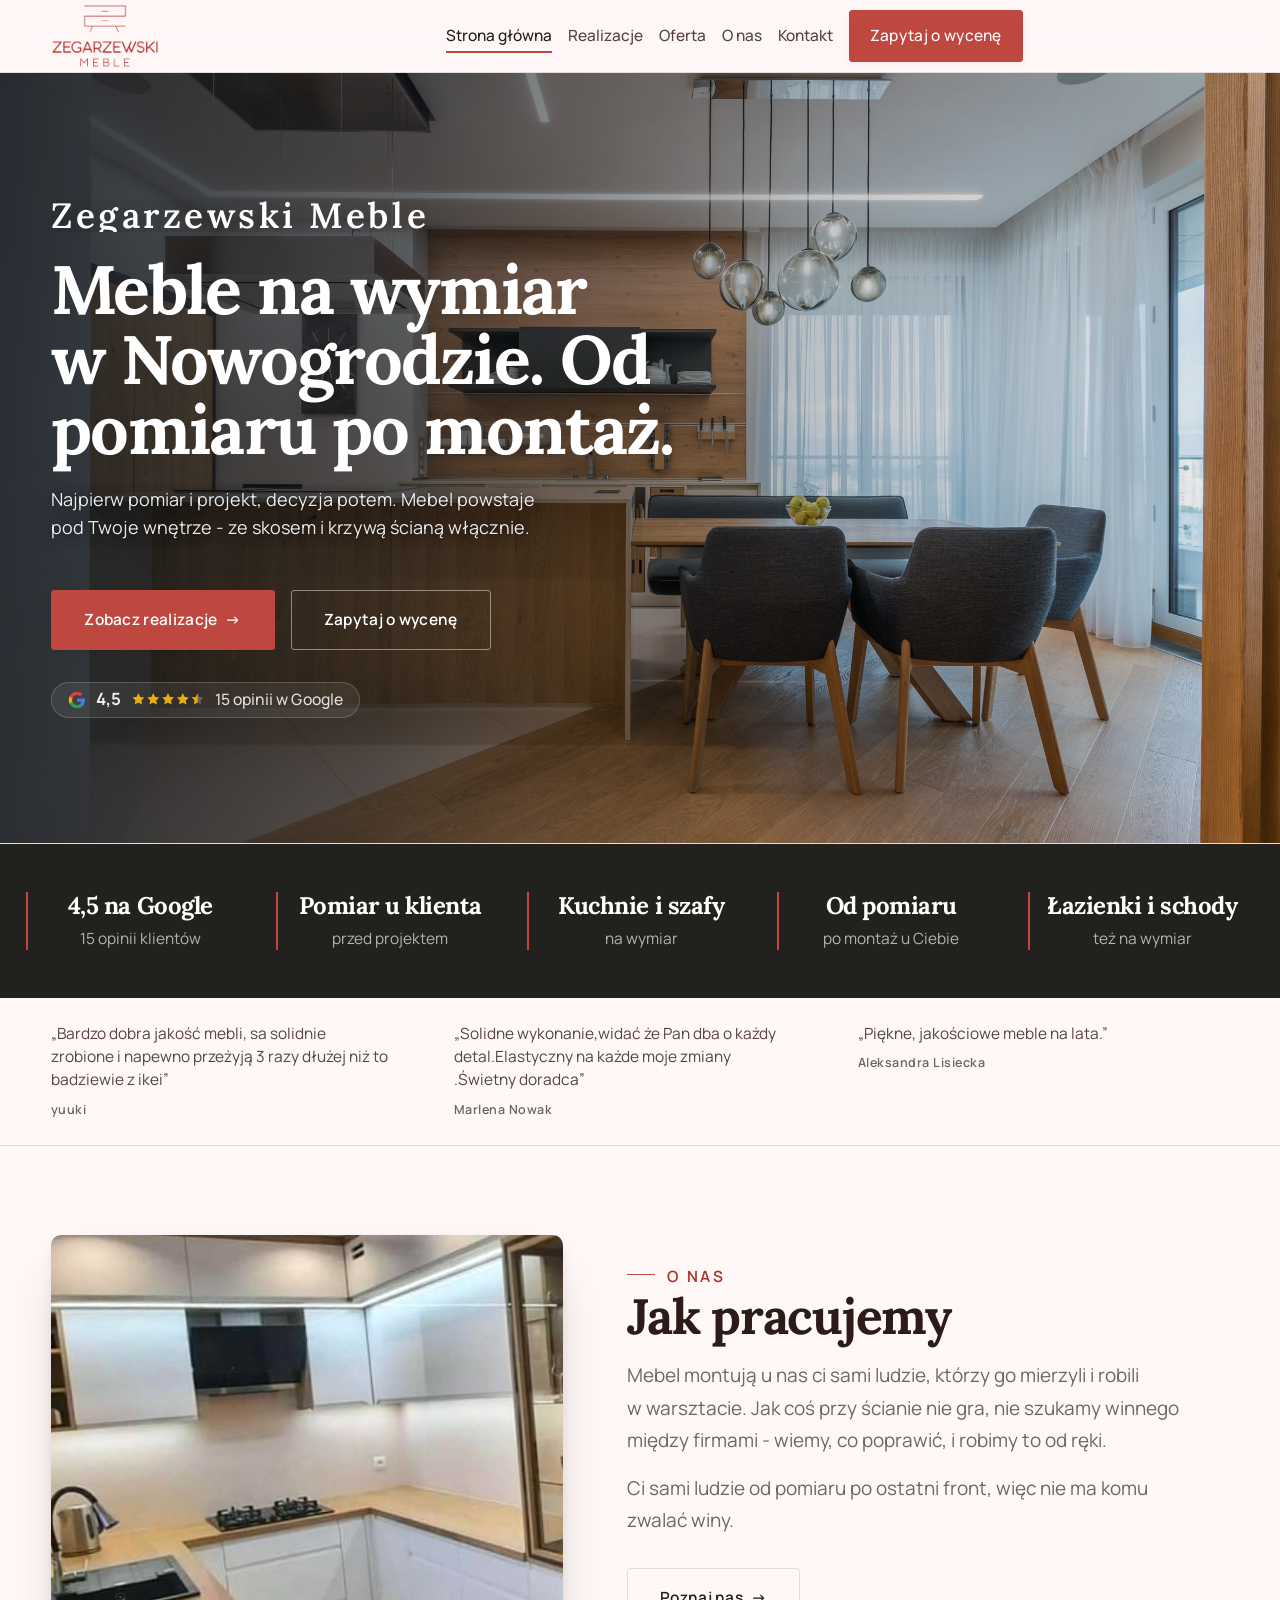
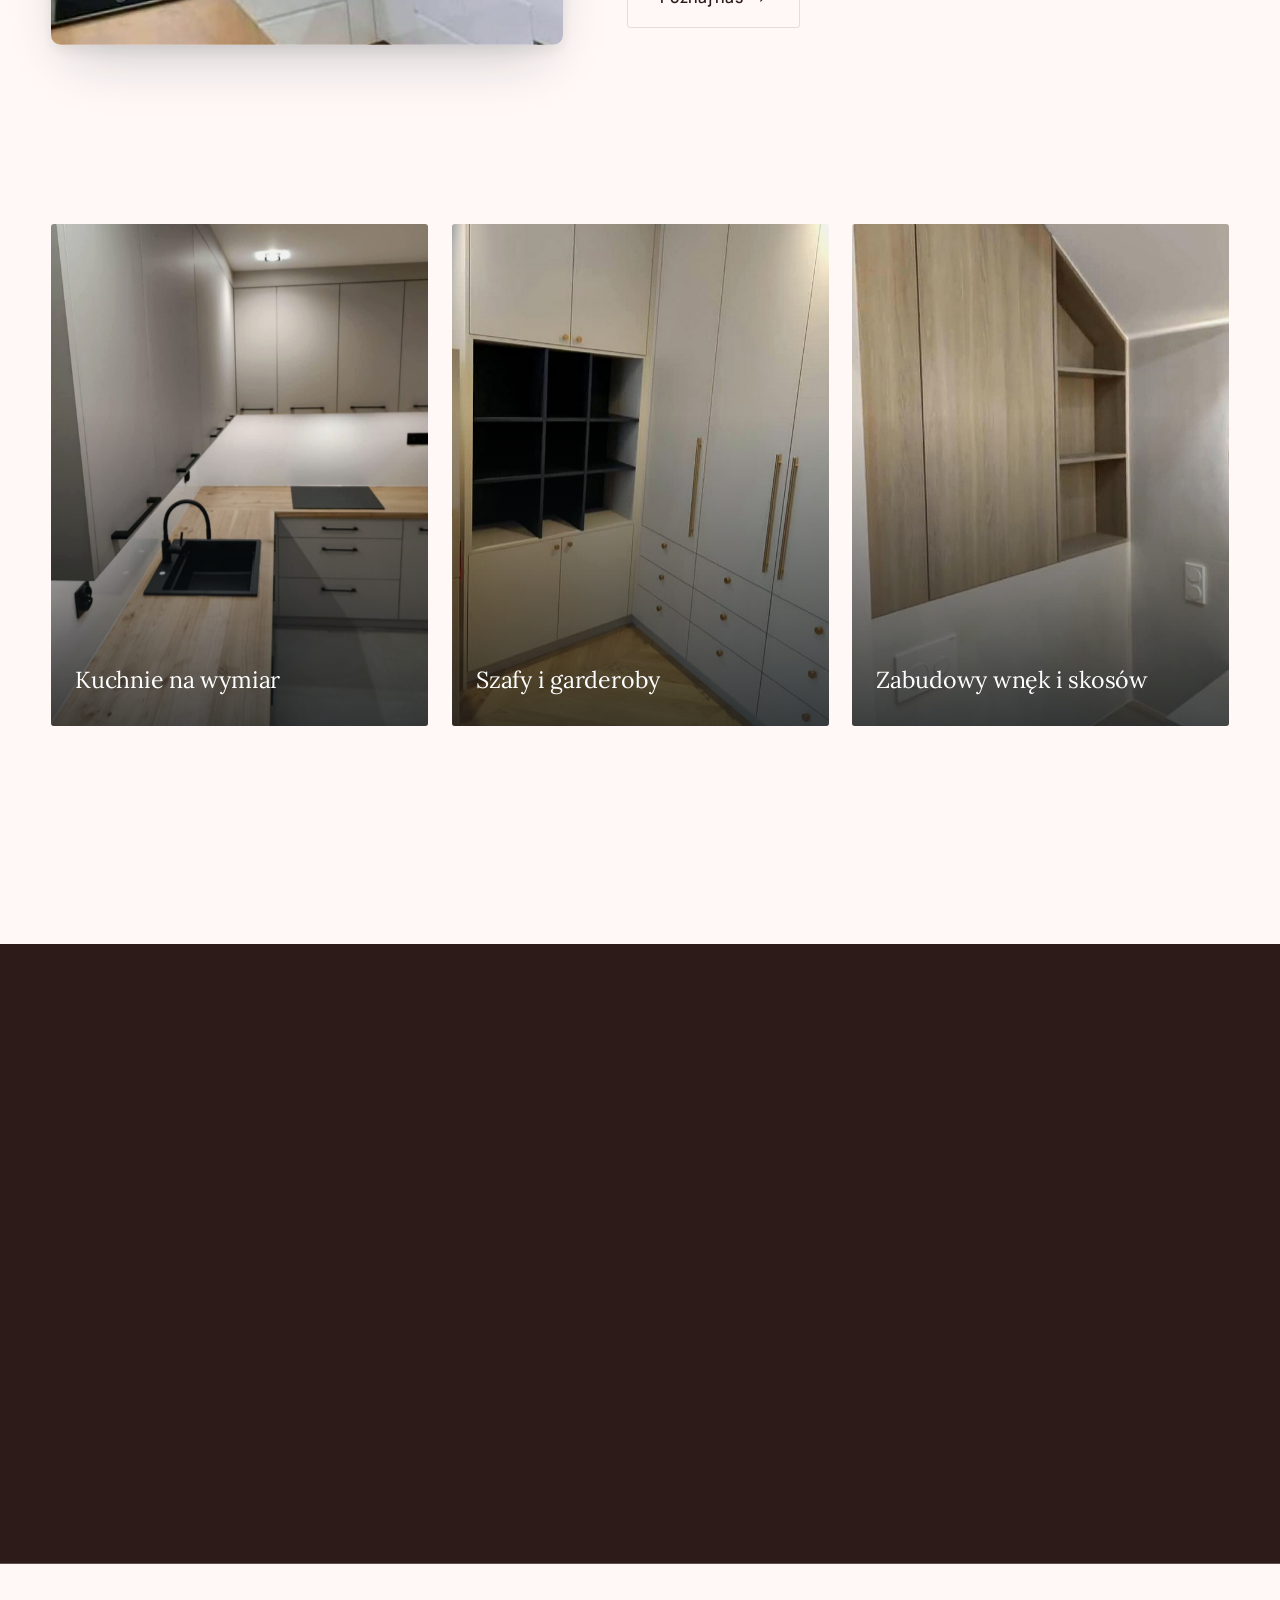
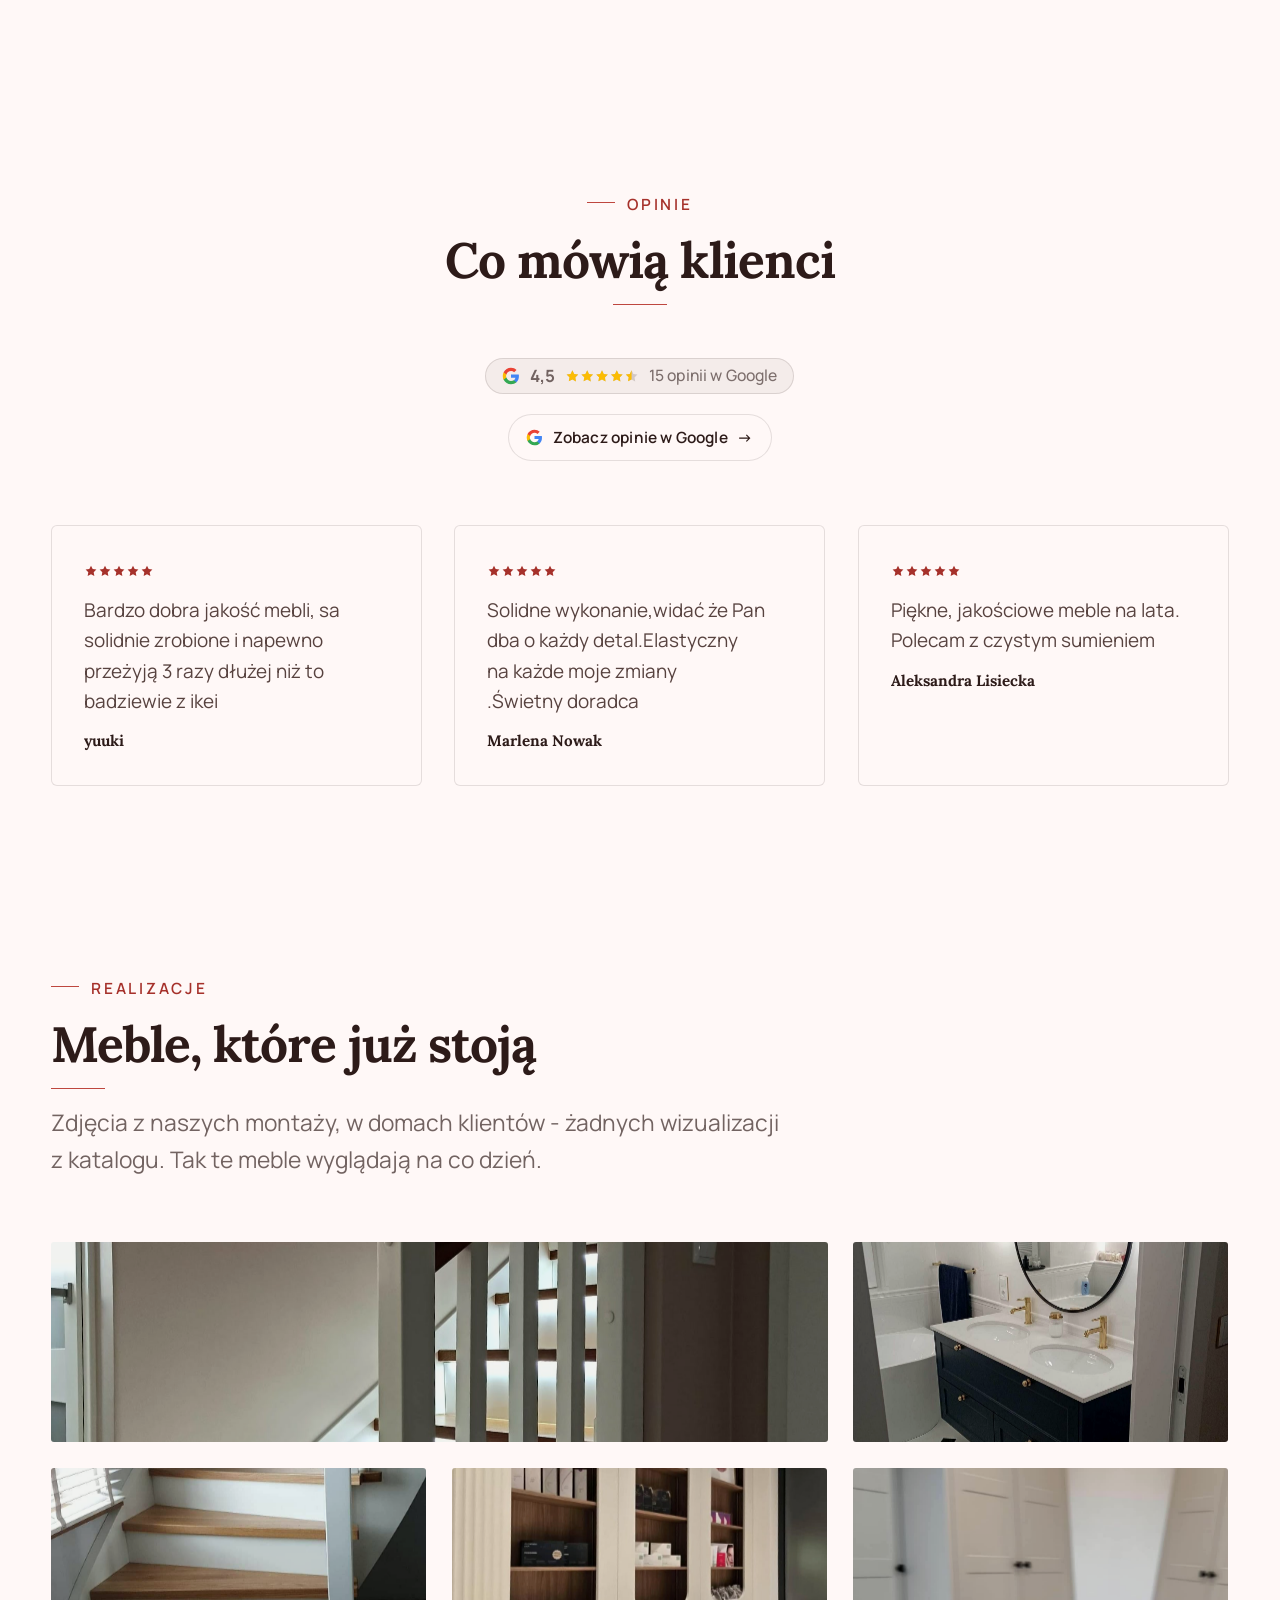
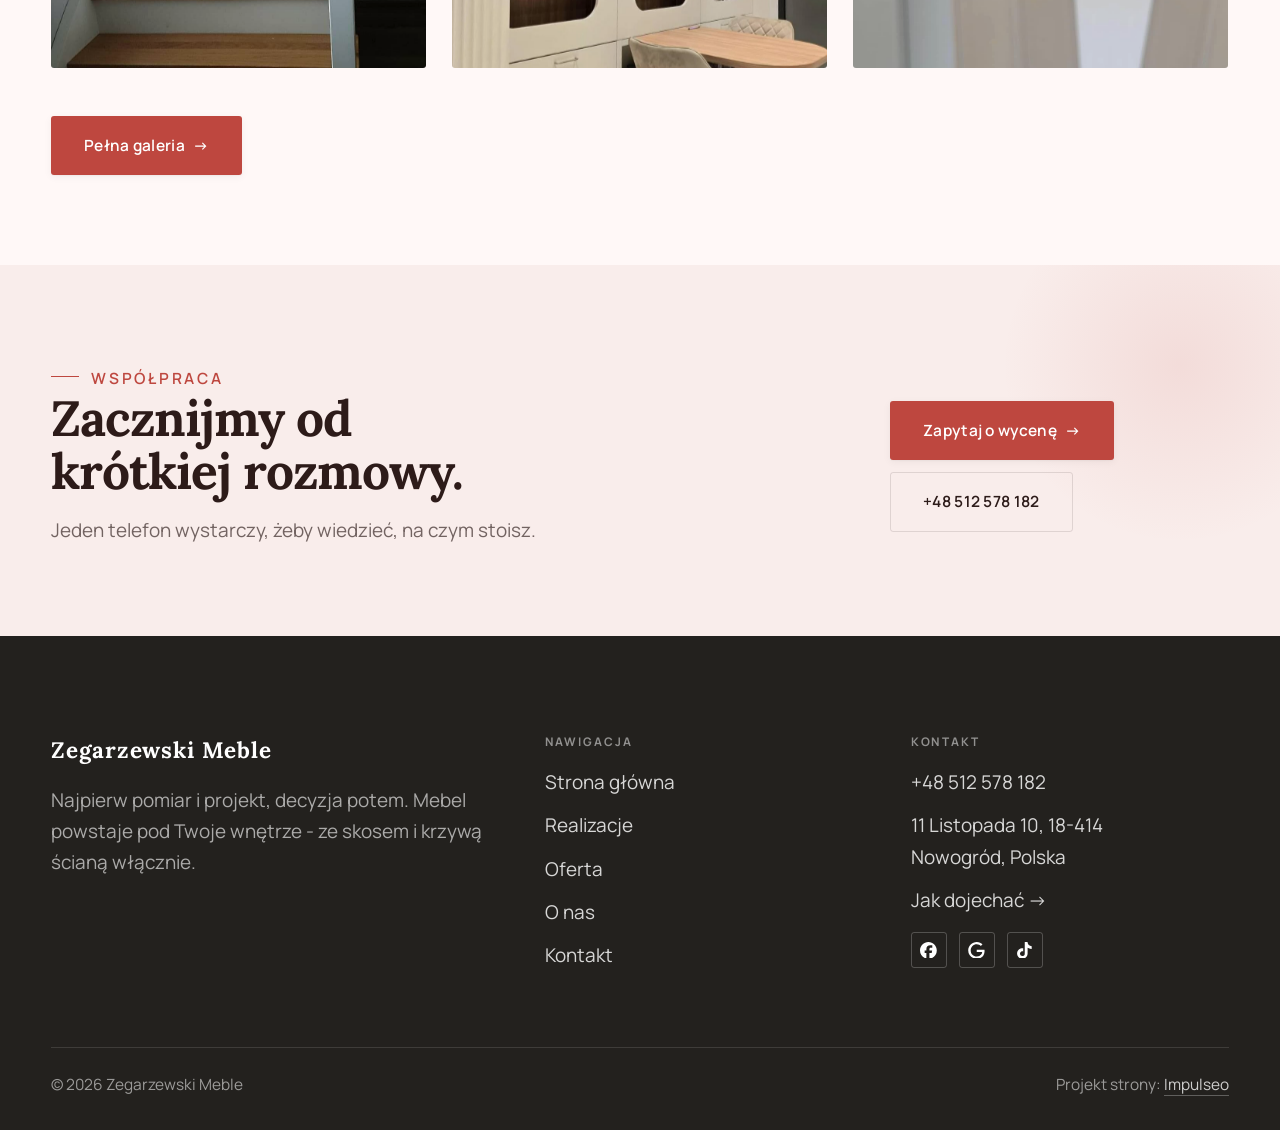
<file: index.html>
<!DOCTYPE html>
<html lang="pl">
<head>
<meta charset="UTF-8">
<meta name="viewport" content="width=device-width, initial-scale=1.0">
<title>Zegarzewski Meble - stolarstwo i meble na wymiar</title>
<meta name="description" content="Meble na wymiar w Nowogrodzie: kuchnie, szafy i zabudowy pod Twoje wnętrze. Kuchnie, szafy, meble łazienkowe i schody: pomiar, projekt i montaż. Zadzwoń: +48 512 578 182.">
<link rel="canonical" href="https://kris20032.github.io/zegarzewski-meble/">
<meta name="robots" content="noindex, nofollow">
<meta property="og:type" content="website">
<meta property="og:locale" content="pl_PL">
<meta property="og:site_name" content="Zegarzewski Meble">
<meta property="og:title" content="Zegarzewski Meble - stolarstwo i meble na wymiar">
<meta property="og:description" content="Meble na wymiar w Nowogrodzie: kuchnie, szafy i zabudowy pod Twoje wnętrze. Kuchnie, szafy, meble łazienkowe i schody: pomiar, projekt i montaż. Zadzwoń: +48 512 578 182.">
<meta property="og:url" content="https://kris20032.github.io/zegarzewski-meble/">
<meta property="og:image" content="https://kris20032.github.io/zegarzewski-meble/img/og.jpg">
<meta property="og:image:width" content="1200">
<meta property="og:image:height" content="630">
<meta name="twitter:card" content="summary_large_image">
<script type="application/ld+json">{"@context": "https://schema.org", "@type": "HomeAndConstructionBusiness", "name": "Zegarzewski Meble", "url": "https://kris20032.github.io/zegarzewski-meble/", "telephone": "+48512578182", "image": "https://kris20032.github.io/zegarzewski-meble/img/og.jpg", "areaServed": "Nowogród", "sameAs": ["https://maps.google.com/?cid=5291155872553518515&g_mp=Cidnb29nbGUubWFwcy5wbGFjZXMudjEuUGxhY2VzLlNlYXJjaFRleHQQAhgEIAA", "https://www.facebook.com/zegarzewskimeble/?locale=pl_PL", "https://www.tiktok.com/@zegarzewski.meble"]}</script>
<link rel="preload" as="image" href="img/logo.png" fetchpriority="high">
<link rel="preconnect" href="https://fonts.googleapis.com">
<link rel="preconnect" href="https://fonts.gstatic.com" crossorigin>
<link href="https://fonts.googleapis.com/css2?family=Lora:wght@500;600;700&family=Manrope:wght@400;500;600&display=swap" rel="stylesheet">
<link rel="stylesheet" href="assets/styles.css?v=7747ebe2">
<script>
/* WEJSCIE (kurtyna z logo) - skrypt ZAPALAJACY, w <head> BEZ defer:
   z defer przez ulamek sekundy widac strone, a dopiero potem zaslone. */
(function(){
  try{
    if (matchMedia('(prefers-reduced-motion:reduce)').matches) return;
    if (location.search.indexOf('intro') < 0) {
      try { if (sessionStorage.getItem('zegarzewski-intro')) return;
            sessionStorage.setItem('zegarzewski-intro','1'); } catch(e){}
    }
    document.documentElement.classList.add('intro-on','bez-wejscia-tla');
  }catch(e){}
})();
</script>
</head>
<body>
<div id="intro" aria-hidden="true"><span class="i-kreska"></span></div>

<header class="nav">
  <div class="wrap nav-inner">
    <a class="brand brand-has-logo" href="index.html"><img class="brand-logo" src="img/logo.png" alt="Zegarzewski Meble" width="2016" height="1194" fetchpriority="high"></a>
    <nav class="nav-links">
      <a href="index.html" class="active" aria-current="page">Strona główna</a>
      <a href="realizacje.html">Realizacje</a>
      <a href="oferta.html">Oferta</a>
      <a href="o-nas.html">O nas</a>
      <a href="kontakt.html">Kontakt</a>
      <a href="kontakt.html" class="btn btn-accent">Zapytaj o wycenę</a>
    </nav>
    <button class="nav-toggle" aria-label="Menu"><span></span><span></span><span></span></button>
  </div>
</header>
<script>
/* WEJSCIE - pomiar i sterowanie, TUZ ZA </header> (z main.js ruszaloby ~300 ms pozniej). */
(function(){
  var h = document.documentElement;
  if (!h.classList.contains('intro-on')) return;
  var brand = document.querySelector('.brand'),
      logo  = document.querySelector('.brand-logo'),
      nav   = document.querySelector('.nav');
  var wyslane = false;
  /* Tekst hero (main.js) czeka na ten sygnal, zeby wejsc DOPIERO po zdjeciu zaslony. */
  function sygnal(){
    if (wyslane) return; wyslane = true;
    try { document.dispatchEvent(new CustomEvent('wejscie:koniec')); } catch(e){}
  }
  function sprzataj(){ h.classList.remove('intro-on','intro-znak','intro-gra','intro-out'); sygnal(); }
  if (!brand || !logo || !nav) { sprzataj(); return; }

  /* NIC nie rusza, dopoki LOGO nie jest POBRANE I ZDEKODOWANE - inaczej takt
     wylaniania gra na pustym miejscu. Nie doczekamy sie w CZEKANIE ms - bez wejscia. */
  var CZEKANIE = 1400, ruszylo = false, odpuszczone = false;
  function pobrane(){ return logo.complete && logo.naturalWidth > 0; }
  function odpusc(){ if (ruszylo || odpuszczone) return; odpuszczone = true; sprzataj(); }
  function zacznij(){
    if (ruszylo || odpuszczone) return;
    if (logo.decode) { logo.decode().then(graj, graj); } else graj();
  }
  function graj(){ if (!ruszylo && !odpuszczone) { ruszylo = true; wejscie(); } }
  if (pobrane()) zacznij();
  else {
    logo.addEventListener('load', zacznij);
    logo.addEventListener('error', odpusc);
    setTimeout(function(){ if (pobrane()) zacznij(); else odpusc(); }, CZEKANIE);
  }

  function wejscie(){
  var r = logo.getBoundingClientRect(), nr = nav.getBoundingClientRect(),
      br = brand.getBoundingClientRect();
  if (!r.width || !r.height) { sprzataj(); return; }

  /* Sufit z PIKSELI PLIKU (2016) podzielonych przez gestosc ekranu - logo na
     kurtynie nigdy nie jest powiekszane ponad to, co ma plik. */
  var sufit = 2016 / Math.min(window.devicePixelRatio || 1, 3);
  var cel = (innerWidth < 680) ? Math.min(innerWidth * 0.66, 300)
                               : Math.min(innerWidth * 0.36, 420);
  cel = Math.max(r.width, Math.min(cel, sufit));
  h.style.setProperty('--i-w', Math.round(cel) + 'px');
  h.style.setProperty('--i-h', Math.round(cel * r.height / r.width) + 'px');
  h.style.setProperty('--i-zmniejsz', (r.width / cel).toFixed(4));
  /* Obraz wychodzi z ukladu, wiec `.brand` trzyma jego miejsce (pasek nie podskakuje). */
  h.style.setProperty('--i-baza-w', Math.round(br.width) + 'px');
  h.style.setProperty('--i-baza-h', Math.round(br.height) + 'px');
  /* `.nav` jest blokiem odniesienia - srodek ekranu liczymy wzgledem paska. */
  h.style.setProperty('--i-cx', Math.round(innerWidth / 2 - nr.left) + 'px');
  h.style.setProperty('--i-cy', Math.round(innerHeight / 2 - nr.top) + 'px');
  h.style.setProperty('--i-px', Math.round(r.left + r.width / 2 - innerWidth / 2) + 'px');
  h.style.setProperty('--i-py', Math.round(r.top + r.height / 2 - innerHeight / 2) + 'px');
  h.classList.add('intro-znak');

  var zdjete = false;
  function koniec(){
    if (zdjete) return; zdjete = true;
    h.classList.add('intro-out');
    sygnal();
    setTimeout(sprzataj, 950);
  }

  /* DWIE klatki: po jednej przegladarka sklei stan startowy z koncowym. */
  requestAnimationFrame(function(){ requestAnimationFrame(function(){
    h.classList.add('intro-gra');
    /* Zaslona schodzi, gdy gotowe jest HERO - nie po sztywnym timerze i nie po window.load. */
    var start = Date.now(), MIN = 640, SUFIT = 940, zaladowane = false, hero = null;
    function heroGotowe(){
      if (!hero) hero = document.querySelector('.hero-cine img');
      return !!(hero && hero.complete && hero.naturalWidth > 0);
    }
    function moze(){
      if (zdjete) return;
      if (Date.now() - start >= MIN && (heroGotowe() || zaladowane)) koniec();
      else setTimeout(moze, 70);
    }
    window.addEventListener('load', function(){ zaladowane = true; moze(); });
    moze();
    setTimeout(koniec, SUFIT);
  }); });

  /* Bezpieczniki niezalezne od klatek (karta w tle wstrzymuje rAF),
     liczone od STARTU animacji. */
  setTimeout(koniec, 1900);
  setTimeout(sprzataj, 3000);
  ['click','wheel','touchstart','keydown'].forEach(function(z){
    window.addEventListener(z, koniec, {passive:true});
  });
  }
})();
</script>

<main>
<section class="hero-cine">
  <img src="img/hero.jpg" fetchpriority="high" alt="Zegarzewski Meble - Meble na wymiar w Nowogrodzie. Od pomiaru po montaż. " width="2400" height="1607">
  <div class="wrap">
    <div class="hero-copy">
      <div class="brandmark bm-m"><span class="bm-line"><span>Zegarzewski Meble</span></span></div>
      <h1>Meble na wymiar w Nowogrodzie. Od pomiaru po montaż. </h1>
      <p class="lead">Najpierw pomiar i projekt, decyzja potem. Mebel powstaje pod Twoje wnętrze - ze skosem i krzywą ścianą włącznie.</p>
      <div class="hero-actions">
        <a href="realizacje.html" class="btn btn-accent">Zobacz realizacje <span class="arr">→</span></a>
        <a href="kontakt.html" class="btn btn-ghost btn-on-dark">Zapytaj o wycenę</a>
      </div>
      <div style="margin-top:var(--space-6);color:#fff;font-weight:600;letter-spacing:.02em;opacity:.92"><span class="g-badge"><svg class="gb-ico" viewBox="0 0 24 24" width="18" height="18" aria-hidden="true"><path fill="#4285F4" d="M22.56 12.25c0-.78-.07-1.53-.2-2.25H12v4.26h5.92c-.26 1.37-1.04 2.53-2.21 3.31v2.77h3.57c2.08-1.92 3.28-4.74 3.28-8.09z"/><path fill="#34A853" d="M12 23c2.97 0 5.46-.98 7.28-2.66l-3.57-2.77c-.98.66-2.23 1.06-3.71 1.06-2.86 0-5.29-1.93-6.16-4.53H2.18v2.84C3.99 20.53 7.7 23 12 23z"/><path fill="#FBBC05" d="M5.84 14.09c-.22-.66-.35-1.36-.35-2.09s.13-1.43.35-2.09V7.07H2.18C1.43 8.55 1 10.22 1 12s.43 3.45 1.18 4.93l2.85-2.22.81-.62z"/><path fill="#EA4335" d="M12 5.38c1.62 0 3.06.56 4.21 1.64l3.15-3.15C17.45 2.09 14.97 1 12 1 7.7 1 3.99 3.47 2.18 7.07l3.66 2.84c.87-2.6 3.3-4.53 6.16-4.53z"/></svg><b class="gb-ocena">4,5</b><svg class="gb-stars" viewBox="0 0 90 18" width="74" height="14.8" aria-hidden="true"><g fill="currentColor" opacity=".26"><path transform="translate(0,0)" d="M9 1.6l2.2 4.46 4.92.72-3.56 3.47.84 4.9L9 12.74l-4.4 2.31.84-4.9L1.88 6.68l4.92-.72L9 1.6Z"/><path transform="translate(18,0)" d="M9 1.6l2.2 4.46 4.92.72-3.56 3.47.84 4.9L9 12.74l-4.4 2.31.84-4.9L1.88 6.68l4.92-.72L9 1.6Z"/><path transform="translate(36,0)" d="M9 1.6l2.2 4.46 4.92.72-3.56 3.47.84 4.9L9 12.74l-4.4 2.31.84-4.9L1.88 6.68l4.92-.72L9 1.6Z"/><path transform="translate(54,0)" d="M9 1.6l2.2 4.46 4.92.72-3.56 3.47.84 4.9L9 12.74l-4.4 2.31.84-4.9L1.88 6.68l4.92-.72L9 1.6Z"/><path transform="translate(72,0)" d="M9 1.6l2.2 4.46 4.92.72-3.56 3.47.84 4.9L9 12.74l-4.4 2.31.84-4.9L1.88 6.68l4.92-.72L9 1.6Z"/></g><clipPath id="gs900"><rect x="0" y="0" width="81.0" height="18"/></clipPath><g fill="#FBBC04" clip-path="url(#gs900)"><path transform="translate(0,0)" d="M9 1.6l2.2 4.46 4.92.72-3.56 3.47.84 4.9L9 12.74l-4.4 2.31.84-4.9L1.88 6.68l4.92-.72L9 1.6Z"/><path transform="translate(18,0)" d="M9 1.6l2.2 4.46 4.92.72-3.56 3.47.84 4.9L9 12.74l-4.4 2.31.84-4.9L1.88 6.68l4.92-.72L9 1.6Z"/><path transform="translate(36,0)" d="M9 1.6l2.2 4.46 4.92.72-3.56 3.47.84 4.9L9 12.74l-4.4 2.31.84-4.9L1.88 6.68l4.92-.72L9 1.6Z"/><path transform="translate(54,0)" d="M9 1.6l2.2 4.46 4.92.72-3.56 3.47.84 4.9L9 12.74l-4.4 2.31.84-4.9L1.88 6.68l4.92-.72L9 1.6Z"/><path transform="translate(72,0)" d="M9 1.6l2.2 4.46 4.92.72-3.56 3.47.84 4.9L9 12.74l-4.4 2.31.84-4.9L1.88 6.68l4.92-.72L9 1.6Z"/></g></svg><span class="gb-txt">15 opinii w Google</span></span></div>
    </div>
  </div>
</section>
<section class="strip n-5" style="padding-block:0">
  <div class="wrap">
    <div class="item reveal"><div class="k">4,5 na Google</div><div class="v">15 opinii klientów</div></div>
    <div class="item reveal"><div class="k">Pomiar u klienta</div><div class="v">przed projektem</div></div>
    <div class="item reveal"><div class="k">Kuchnie i szafy</div><div class="v">na wymiar</div></div>
    <div class="item reveal"><div class="k">Od pomiaru</div><div class="v">po montaż u Ciebie</div></div>
    <div class="item reveal"><div class="k">Łazienki i schody</div><div class="v">też na wymiar</div></div>
  </div>
</section>
<section class="opinie-mini" aria-label="Opinie klientów">
  <div class="wrap">
    <div class="om-row">
      <div class="om-item reveal"><blockquote>„Bardzo dobra jakość mebli, sa solidnie zrobione i napewno przeżyją 3 razy dłużej niż to badziewie z ikei”</blockquote><span class="om-autor">yuuki</span></div>
      <div class="om-item reveal"><blockquote>„Solidne wykonanie,widać że Pan dba o każdy detal.Elastyczny na każde moje zmiany .Świetny doradca”</blockquote><span class="om-autor">Marlena Nowak</span></div>
      <div class="om-item reveal"><blockquote>„Piękne, jakościowe meble na lata.”</blockquote><span class="om-autor">Aleksandra Lisiecka</span></div>
    </div>
  </div>
</section>
<section>
  <div class="wrap split">
    <div class="split-art reveal"><img src="img/g9.jpg" alt="Zegarzewski Meble - kuchnia na wymiar" loading="lazy" width="718" height="982" decoding="async"></div>
    <div class="split-copy reveal">
      <span class="eyebrow">O nas</span>
      <h2>Jak pracujemy</h2>
      <p class="muted">Mebel montują u nas ci sami ludzie, którzy go mierzyli i robili w warsztacie. Jak coś przy ścianie nie gra, nie szukamy winnego między firmami - wiemy, co poprawić, i robimy to od ręki.</p>
      <p class="muted">Ci sami ludzie od pomiaru po ostatni front, więc nie ma komu zwalać winy.</p>
      <a href="o-nas.html" class="btn btn-ghost">Poznaj nas <span class="arr">→</span></a>
    </div>
  </div>
</section>
<section class="gateways-band">
  <div class="wrap">
    <div class="gateways">
      <a href="oferta.html" class="gateway reveal"><img src="img/g1.jpg" alt="Kuchnie na wymiar" loading="lazy" width="1302" height="1740" decoding="async"><span class="g-ttl">Kuchnie na wymiar</span></a>
      <a href="oferta.html" class="gateway reveal"><img src="img/g5.jpg" alt="Szafy i garderoby" loading="lazy" width="711" height="955" decoding="async"><span class="g-ttl">Szafy i garderoby</span></a>
      <a href="oferta.html" class="gateway reveal"><img src="img/g7.jpg" alt="Zabudowy wnęk i skosów" loading="lazy" width="744" height="995" decoding="async"><span class="g-ttl">Zabudowy wnęk i skosów</span></a>
    </div>
  </div>
</section>
<section class="stopklatka" aria-hidden="true">
  <div class="stk-bg" style="background-image:url(img/ph-realizacje.jpg)"></div>
</section>
<section class="opinie">
  <div class="wrap">
    <div class="head center reveal">
      <span class="eyebrow">Opinie</span>
      <h2>Co mówią klienci</h2>
    </div>
    <p class="op-meta reveal"><span class="g-badge"><svg class="gb-ico" viewBox="0 0 24 24" width="18" height="18" aria-hidden="true"><path fill="#4285F4" d="M22.56 12.25c0-.78-.07-1.53-.2-2.25H12v4.26h5.92c-.26 1.37-1.04 2.53-2.21 3.31v2.77h3.57c2.08-1.92 3.28-4.74 3.28-8.09z"/><path fill="#34A853" d="M12 23c2.97 0 5.46-.98 7.28-2.66l-3.57-2.77c-.98.66-2.23 1.06-3.71 1.06-2.86 0-5.29-1.93-6.16-4.53H2.18v2.84C3.99 20.53 7.7 23 12 23z"/><path fill="#FBBC05" d="M5.84 14.09c-.22-.66-.35-1.36-.35-2.09s.13-1.43.35-2.09V7.07H2.18C1.43 8.55 1 10.22 1 12s.43 3.45 1.18 4.93l2.85-2.22.81-.62z"/><path fill="#EA4335" d="M12 5.38c1.62 0 3.06.56 4.21 1.64l3.15-3.15C17.45 2.09 14.97 1 12 1 7.7 1 3.99 3.47 2.18 7.07l3.66 2.84c.87-2.6 3.3-4.53 6.16-4.53z"/></svg><b class="gb-ocena">4,5</b><svg class="gb-stars" viewBox="0 0 90 18" width="74" height="14.8" aria-hidden="true"><g fill="currentColor" opacity=".26"><path transform="translate(0,0)" d="M9 1.6l2.2 4.46 4.92.72-3.56 3.47.84 4.9L9 12.74l-4.4 2.31.84-4.9L1.88 6.68l4.92-.72L9 1.6Z"/><path transform="translate(18,0)" d="M9 1.6l2.2 4.46 4.92.72-3.56 3.47.84 4.9L9 12.74l-4.4 2.31.84-4.9L1.88 6.68l4.92-.72L9 1.6Z"/><path transform="translate(36,0)" d="M9 1.6l2.2 4.46 4.92.72-3.56 3.47.84 4.9L9 12.74l-4.4 2.31.84-4.9L1.88 6.68l4.92-.72L9 1.6Z"/><path transform="translate(54,0)" d="M9 1.6l2.2 4.46 4.92.72-3.56 3.47.84 4.9L9 12.74l-4.4 2.31.84-4.9L1.88 6.68l4.92-.72L9 1.6Z"/><path transform="translate(72,0)" d="M9 1.6l2.2 4.46 4.92.72-3.56 3.47.84 4.9L9 12.74l-4.4 2.31.84-4.9L1.88 6.68l4.92-.72L9 1.6Z"/></g><clipPath id="gs900"><rect x="0" y="0" width="81.0" height="18"/></clipPath><g fill="#FBBC04" clip-path="url(#gs900)"><path transform="translate(0,0)" d="M9 1.6l2.2 4.46 4.92.72-3.56 3.47.84 4.9L9 12.74l-4.4 2.31.84-4.9L1.88 6.68l4.92-.72L9 1.6Z"/><path transform="translate(18,0)" d="M9 1.6l2.2 4.46 4.92.72-3.56 3.47.84 4.9L9 12.74l-4.4 2.31.84-4.9L1.88 6.68l4.92-.72L9 1.6Z"/><path transform="translate(36,0)" d="M9 1.6l2.2 4.46 4.92.72-3.56 3.47.84 4.9L9 12.74l-4.4 2.31.84-4.9L1.88 6.68l4.92-.72L9 1.6Z"/><path transform="translate(54,0)" d="M9 1.6l2.2 4.46 4.92.72-3.56 3.47.84 4.9L9 12.74l-4.4 2.31.84-4.9L1.88 6.68l4.92-.72L9 1.6Z"/><path transform="translate(72,0)" d="M9 1.6l2.2 4.46 4.92.72-3.56 3.47.84 4.9L9 12.74l-4.4 2.31.84-4.9L1.88 6.68l4.92-.72L9 1.6Z"/></g></svg><span class="gb-txt">15 opinii w Google</span></span></p>
    <p class="op-meta reveal"><a class="op-google" href="https://maps.google.com/?cid=5291155872553518515&amp;g_mp=Cidnb29nbGUubWFwcy5wbGFjZXMudjEuUGxhY2VzLlNlYXJjaFRleHQQAhgEIAA" target="_blank" rel="noopener"><svg class="op-g-ico" viewBox="0 0 24 24" width="17" height="17" aria-hidden="true"><path fill="#4285F4" d="M22.56 12.25c0-.78-.07-1.53-.2-2.25H12v4.26h5.92c-.26 1.37-1.04 2.53-2.21 3.31v2.77h3.57c2.08-1.92 3.28-4.74 3.28-8.09z"/><path fill="#34A853" d="M12 23c2.97 0 5.46-.98 7.28-2.66l-3.57-2.77c-.98.66-2.23 1.06-3.71 1.06-2.86 0-5.29-1.93-6.16-4.53H2.18v2.84C3.99 20.53 7.7 23 12 23z"/><path fill="#FBBC05" d="M5.84 14.09c-.22-.66-.35-1.36-.35-2.09s.13-1.43.35-2.09V7.07H2.18C1.43 8.55 1 10.22 1 12s.43 3.45 1.18 4.93l2.85-2.22.81-.62z"/><path fill="#EA4335" d="M12 5.38c1.62 0 3.06.56 4.21 1.64l3.15-3.15C17.45 2.09 14.97 1 12 1 7.7 1 3.99 3.47 2.18 7.07l3.66 2.84c.87-2.6 3.3-4.53 6.16-4.53z"/></svg><span>Zobacz opinie w Google</span><span class="arr">→</span></a></p>
    <div class="opinie-grid">
      <figure class="op-card reveal"><span class="op-star"><svg class="ico-star" width="14" height="14" viewBox="0 0 24 24" style="vertical-align:-2px" aria-hidden="true"><path d="M12 2.8l2.85 5.8 6.4.93-4.63 4.5 1.1 6.37L12 17.4l-5.72 3 1.1-6.37-4.63-4.5 6.4-.93L12 2.8Z" fill="currentColor"/></svg><svg class="ico-star" width="14" height="14" viewBox="0 0 24 24" style="vertical-align:-2px" aria-hidden="true"><path d="M12 2.8l2.85 5.8 6.4.93-4.63 4.5 1.1 6.37L12 17.4l-5.72 3 1.1-6.37-4.63-4.5 6.4-.93L12 2.8Z" fill="currentColor"/></svg><svg class="ico-star" width="14" height="14" viewBox="0 0 24 24" style="vertical-align:-2px" aria-hidden="true"><path d="M12 2.8l2.85 5.8 6.4.93-4.63 4.5 1.1 6.37L12 17.4l-5.72 3 1.1-6.37-4.63-4.5 6.4-.93L12 2.8Z" fill="currentColor"/></svg><svg class="ico-star" width="14" height="14" viewBox="0 0 24 24" style="vertical-align:-2px" aria-hidden="true"><path d="M12 2.8l2.85 5.8 6.4.93-4.63 4.5 1.1 6.37L12 17.4l-5.72 3 1.1-6.37-4.63-4.5 6.4-.93L12 2.8Z" fill="currentColor"/></svg><svg class="ico-star" width="14" height="14" viewBox="0 0 24 24" style="vertical-align:-2px" aria-hidden="true"><path d="M12 2.8l2.85 5.8 6.4.93-4.63 4.5 1.1 6.37L12 17.4l-5.72 3 1.1-6.37-4.63-4.5 6.4-.93L12 2.8Z" fill="currentColor"/></svg></span><blockquote>Bardzo dobra jakość mebli, sa solidnie zrobione i napewno przeżyją 3 razy dłużej niż to badziewie z ikei</blockquote><span class="op-autor">yuuki</span></figure>
      <figure class="op-card reveal"><span class="op-star"><svg class="ico-star" width="14" height="14" viewBox="0 0 24 24" style="vertical-align:-2px" aria-hidden="true"><path d="M12 2.8l2.85 5.8 6.4.93-4.63 4.5 1.1 6.37L12 17.4l-5.72 3 1.1-6.37-4.63-4.5 6.4-.93L12 2.8Z" fill="currentColor"/></svg><svg class="ico-star" width="14" height="14" viewBox="0 0 24 24" style="vertical-align:-2px" aria-hidden="true"><path d="M12 2.8l2.85 5.8 6.4.93-4.63 4.5 1.1 6.37L12 17.4l-5.72 3 1.1-6.37-4.63-4.5 6.4-.93L12 2.8Z" fill="currentColor"/></svg><svg class="ico-star" width="14" height="14" viewBox="0 0 24 24" style="vertical-align:-2px" aria-hidden="true"><path d="M12 2.8l2.85 5.8 6.4.93-4.63 4.5 1.1 6.37L12 17.4l-5.72 3 1.1-6.37-4.63-4.5 6.4-.93L12 2.8Z" fill="currentColor"/></svg><svg class="ico-star" width="14" height="14" viewBox="0 0 24 24" style="vertical-align:-2px" aria-hidden="true"><path d="M12 2.8l2.85 5.8 6.4.93-4.63 4.5 1.1 6.37L12 17.4l-5.72 3 1.1-6.37-4.63-4.5 6.4-.93L12 2.8Z" fill="currentColor"/></svg><svg class="ico-star" width="14" height="14" viewBox="0 0 24 24" style="vertical-align:-2px" aria-hidden="true"><path d="M12 2.8l2.85 5.8 6.4.93-4.63 4.5 1.1 6.37L12 17.4l-5.72 3 1.1-6.37-4.63-4.5 6.4-.93L12 2.8Z" fill="currentColor"/></svg></span><blockquote>Solidne wykonanie,widać że Pan dba o każdy detal.Elastyczny na każde moje zmiany .Świetny doradca</blockquote><span class="op-autor">Marlena Nowak</span></figure>
      <figure class="op-card reveal"><span class="op-star"><svg class="ico-star" width="14" height="14" viewBox="0 0 24 24" style="vertical-align:-2px" aria-hidden="true"><path d="M12 2.8l2.85 5.8 6.4.93-4.63 4.5 1.1 6.37L12 17.4l-5.72 3 1.1-6.37-4.63-4.5 6.4-.93L12 2.8Z" fill="currentColor"/></svg><svg class="ico-star" width="14" height="14" viewBox="0 0 24 24" style="vertical-align:-2px" aria-hidden="true"><path d="M12 2.8l2.85 5.8 6.4.93-4.63 4.5 1.1 6.37L12 17.4l-5.72 3 1.1-6.37-4.63-4.5 6.4-.93L12 2.8Z" fill="currentColor"/></svg><svg class="ico-star" width="14" height="14" viewBox="0 0 24 24" style="vertical-align:-2px" aria-hidden="true"><path d="M12 2.8l2.85 5.8 6.4.93-4.63 4.5 1.1 6.37L12 17.4l-5.72 3 1.1-6.37-4.63-4.5 6.4-.93L12 2.8Z" fill="currentColor"/></svg><svg class="ico-star" width="14" height="14" viewBox="0 0 24 24" style="vertical-align:-2px" aria-hidden="true"><path d="M12 2.8l2.85 5.8 6.4.93-4.63 4.5 1.1 6.37L12 17.4l-5.72 3 1.1-6.37-4.63-4.5 6.4-.93L12 2.8Z" fill="currentColor"/></svg><svg class="ico-star" width="14" height="14" viewBox="0 0 24 24" style="vertical-align:-2px" aria-hidden="true"><path d="M12 2.8l2.85 5.8 6.4.93-4.63 4.5 1.1 6.37L12 17.4l-5.72 3 1.1-6.37-4.63-4.5 6.4-.93L12 2.8Z" fill="currentColor"/></svg></span><blockquote>Piękne, jakościowe meble na lata. Polecam z czystym sumieniem</blockquote><span class="op-autor">Aleksandra Lisiecka</span></figure>
    </div>
  </div>
</section>
<section>
  <div class="wrap">
    <div class="head reveal">
      <span class="eyebrow">Realizacje</span>
      <h2>Meble, które już stoją</h2>
      <p>Zdjęcia z naszych montaży, w domach klientów - żadnych wizualizacji z katalogu. Tak te meble wyglądają na co dzień.</p>
    </div>
    <div class="gallery">
      <div class="tile t-two3 reveal"><img src="img/g4.jpg" alt="Zegarzewski Meble" loading="lazy" width="1518" height="1848" decoding="async"></div>
      <div class="tile t-third reveal"><img src="img/g2.jpg" alt="Zegarzewski Meble - meble łazienkowe" loading="lazy" width="1440" height="1800" decoding="async"></div>
      <div class="tile t-third reveal"><img src="img/g6.jpg" alt="Zegarzewski Meble" loading="lazy" width="990" height="1920" decoding="async"></div>
      <div class="tile t-third reveal"><img src="img/g3.jpg" alt="Zegarzewski Meble - zabudowa z półkami" loading="lazy" width="968" height="1344" decoding="async"></div>
      <div class="tile t-third reveal"><img src="img/g8.jpg" alt="Zegarzewski Meble" loading="lazy" width="1080" height="1920" decoding="async"></div>
    </div>
    <div style="margin-top:var(--space-7)" class="reveal"><a href="realizacje.html" class="btn btn-accent">Pełna galeria <span class="arr">→</span></a></div>
  </div>
</section>
<section class="cta">
  <div class="wrap">
    <div class="reveal">
      <span class="eyebrow">Współpraca</span>
      <h2>Zacznijmy od krótkiej rozmowy.</h2>
      <p>Jeden telefon wystarczy, żeby wiedzieć, na czym stoisz.</p>
    </div>
    <div class="cta-actions reveal">
      <a href="kontakt.html" class="btn btn-light">Zapytaj o wycenę <span class="arr">→</span></a>
      <a href="tel:+48512578182" class="btn btn-ghost btn-ghost-cta">+48 512 578 182</a>
    </div>
  </div>
</section>
</main>

<footer>
  <div class="wrap">
    <div class="foot-grid">
      <div class="foot-brand">
        <div class="name">Zegarzewski Meble</div>
        <p>Najpierw pomiar i projekt, decyzja potem. Mebel powstaje pod Twoje wnętrze - ze skosem i krzywą ścianą włącznie.</p>
      </div>
      <div class="foot-col">
        <h4>Nawigacja</h4>
        <a href="index.html">Strona główna</a>
        <a href="realizacje.html">Realizacje</a>
        <a href="oferta.html">Oferta</a>
        <a href="o-nas.html">O nas</a>
        <a href="kontakt.html">Kontakt</a>
      </div>
      <div class="foot-col">
        <h4>Kontakt</h4>
        <a href="tel:+48512578182">+48 512 578 182</a>
        <p>11 Listopada 10, 18-414 Nowogród, Polska</p>
        <a href="https://maps.google.com/?cid=5291155872553518515&g_mp=Cidnb29nbGUubWFwcy5wbGFjZXMudjEuUGxhY2VzLlNlYXJjaFRleHQQAhgEIAA" target="_blank" rel="noopener">Jak dojechać →</a>
      <div class="foot-soc">
        <a class="soc" href="https://www.facebook.com/zegarzewskimeble/?locale=pl_PL" target="_blank" rel="noopener" aria-label="Facebook - Zegarzewski Meble"><svg viewBox="0 0 24 24" aria-hidden="true" focusable="false"><path d="M9.101 23.691v-7.98H6.627v-3.667h2.474v-1.58c0-4.085 1.848-5.978 5.858-5.978.401 0 .955.042 1.468.103a8.68 8.68 0 0 1 1.141.195v3.325a8.623 8.623 0 0 0-.653-.036 26.805 26.805 0 0 0-.733-.009c-.707 0-1.259.096-1.675.309a1.686 1.686 0 0 0-.679.622c-.258.42-.374.995-.374 1.752v1.297h3.919l-.386 2.103-.287 1.564h-3.246v8.245C19.396 23.238 24 18.179 24 12.044c0-6.627-5.373-12-12-12s-12 5.373-12 12c0 5.628 3.874 10.35 9.101 11.647Z" fill="currentColor"/></svg></a>
        <a class="soc" href="https://maps.google.com/?cid=5291155872553518515&g_mp=Cidnb29nbGUubWFwcy5wbGFjZXMudjEuUGxhY2VzLlNlYXJjaFRleHQQAhgEIAA" target="_blank" rel="noopener" aria-label="Google - Zegarzewski Meble"><svg viewBox="0 0 24 24" aria-hidden="true" focusable="false"><path d="M12.48 10.92v3.28h7.84c-.24 1.84-.853 3.187-1.787 4.133-1.147 1.147-2.933 2.4-6.053 2.4-4.827 0-8.6-3.893-8.6-8.72s3.773-8.72 8.6-8.72c2.6 0 4.507 1.027 5.907 2.347l2.307-2.307C18.747 1.44 16.133 0 12.48 0 5.867 0 .307 5.387.307 12s5.56 12 12.173 12c3.573 0 6.267-1.173 8.373-3.36 2.16-2.16 2.84-5.213 2.84-7.667 0-.76-.053-1.467-.173-2.053H12.48z" fill="currentColor"/></svg></a>
        <a class="soc" href="https://www.tiktok.com/@zegarzewski.meble" target="_blank" rel="noopener" aria-label="TikTok - Zegarzewski Meble"><svg viewBox="0 0 24 24" aria-hidden="true" focusable="false"><path d="M12.525.02c1.31-.02 2.61-.01 3.91-.02.08 1.53.63 3.09 1.75 4.17 1.12 1.11 2.7 1.62 4.24 1.79v4.03c-1.44-.05-2.89-.35-4.2-.97-.57-.26-1.1-.59-1.62-.93-.01 2.92.01 5.84-.02 8.75-.08 1.4-.54 2.79-1.35 3.94-1.31 1.92-3.58 3.17-5.91 3.21-1.43.08-2.86-.31-4.08-1.03-2.02-1.19-3.44-3.37-3.65-5.71-.02-.5-.03-1-.01-1.49.18-1.9 1.12-3.72 2.58-4.96 1.66-1.44 3.98-2.13 6.15-1.72.02 1.48-.04 2.96-.04 4.44-.99-.32-2.15-.23-3.02.37-.63.41-1.11 1.04-1.36 1.75-.21.51-.15 1.07-.14 1.61.24 1.64 1.82 3.02 3.5 2.87 1.12-.01 2.19-.66 2.77-1.61.19-.33.4-.67.41-1.06.1-1.79.06-3.57.07-5.36.01-4.03-.01-8.05.02-12.07z" fill="currentColor"/></svg></a>
      </div>
      </div>
    </div>
    <div class="foot-bot">
      <span>© 2026 Zegarzewski Meble</span>
      <span>Projekt strony: <a class="foot-credit" href="https://impulseo.pl" target="_blank" rel="noopener">Impulseo</a></span>
    </div>
  </div>
</footer>
<div class="sticky-reserve"><a class="sr-book" href="kontakt.html">Zapytaj o wycenę</a><a class="sr-call" href="tel:+48512578182" aria-label="Zadzwoń"><svg class="ico-tel" width="16" height="16" viewBox="0 0 24 24" fill="none" aria-hidden="true"><path d="M6.6 10.8a15.5 15.5 0 0 0 6.6 6.6l2.2-2.2a1 1 0 0 1 1-.24 11.4 11.4 0 0 0 3.6.58 1 1 0 0 1 1 1V20a1 1 0 0 1-1 1A17 17 0 0 1 3 4a1 1 0 0 1 1-1h3.5a1 1 0 0 1 1 1c0 1.25.2 2.46.58 3.6a1 1 0 0 1-.25 1l-2.23 2.2Z" fill="currentColor"/></svg></a></div>
<div class="demo-wazne" data-do="2026-10-06" data-cykl="3" hidden><svg class="dw-ico" width="13" height="13" viewBox="0 0 24 24" fill="none" aria-hidden="true"><circle cx="12" cy="12" r="8.6" stroke="currentColor" stroke-width="1.8"/><path d="M12 7.2V12l3.3 2" stroke="currentColor" stroke-width="1.8" stroke-linecap="round"/></svg><span class="dw-txt"></span></div>

<script src="assets/main.js?v=7747ebe2"></script>
</body>
</html>
</file>
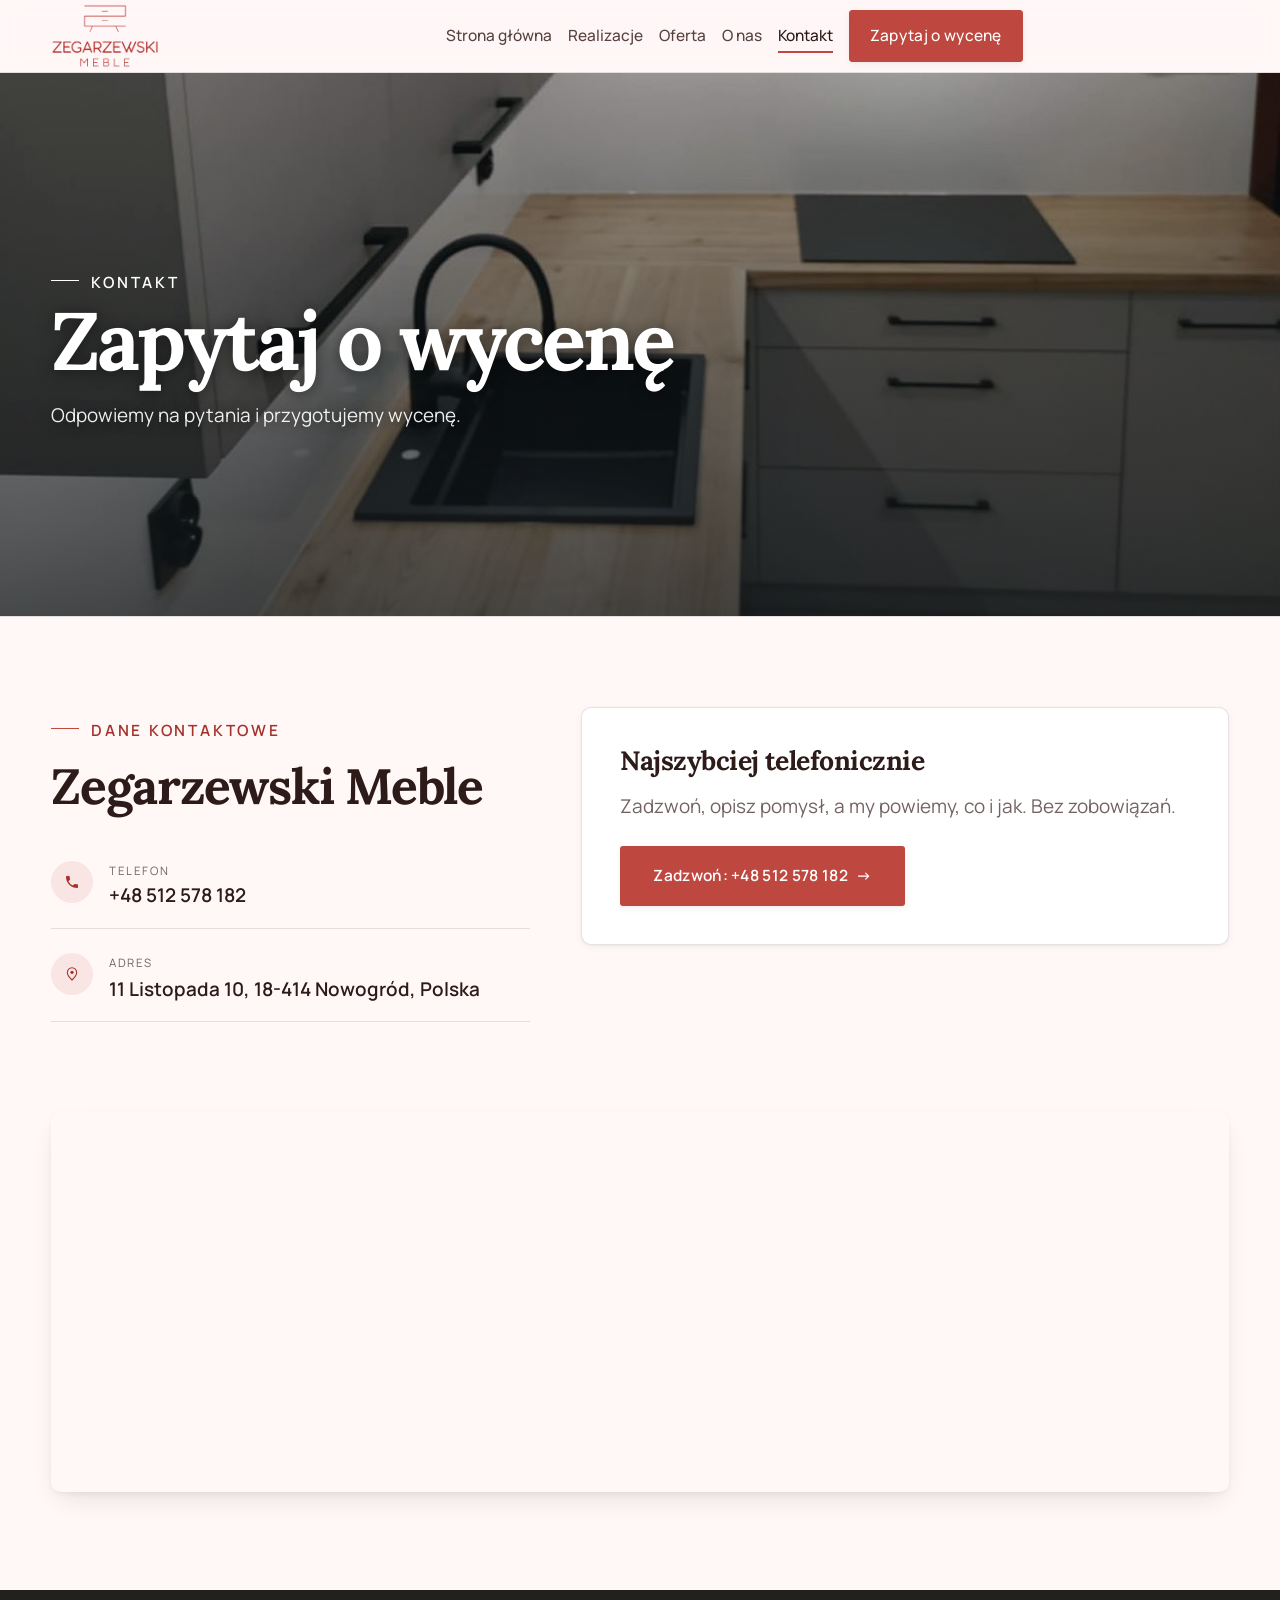
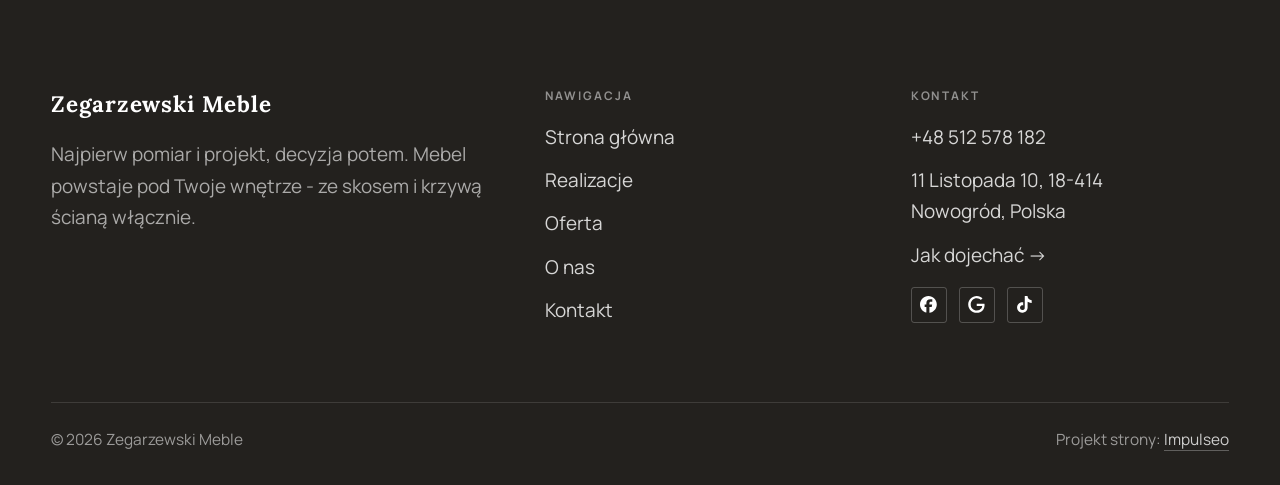
<file: kontakt.html>
<!DOCTYPE html>
<html lang="pl">
<head>
<meta charset="UTF-8">
<meta name="viewport" content="width=device-width, initial-scale=1.0">
<title>Kontakt - Zegarzewski Meble</title>
<meta name="description" content="Kontakt Zegarzewski Meble - 11 Listopada 10, 18-414 Nowogród, Polska">
<link rel="canonical" href="https://kris20032.github.io/zegarzewski-meble/kontakt.html">
<meta name="robots" content="noindex, nofollow">
<meta property="og:type" content="website">
<meta property="og:locale" content="pl_PL">
<meta property="og:site_name" content="Zegarzewski Meble">
<meta property="og:title" content="Kontakt - Zegarzewski Meble">
<meta property="og:description" content="Kontakt Zegarzewski Meble - 11 Listopada 10, 18-414 Nowogród, Polska">
<meta property="og:url" content="https://kris20032.github.io/zegarzewski-meble/kontakt.html">
<meta property="og:image" content="https://kris20032.github.io/zegarzewski-meble/img/og.jpg">
<meta property="og:image:width" content="1200">
<meta property="og:image:height" content="630">
<meta name="twitter:card" content="summary_large_image">
<link rel="preconnect" href="https://fonts.googleapis.com">
<link rel="preconnect" href="https://fonts.gstatic.com" crossorigin>
<link href="https://fonts.googleapis.com/css2?family=Lora:wght@500;600;700&family=Manrope:wght@400;500;600&display=swap" rel="stylesheet">
<link rel="stylesheet" href="assets/styles.css?v=7747ebe2">
</head>
<body>

<header class="nav">
  <div class="wrap nav-inner">
    <a class="brand brand-has-logo" href="index.html"><img class="brand-logo" src="img/logo.png" alt="Zegarzewski Meble" width="2016" height="1194" decoding="async"></a>
    <nav class="nav-links">
      <a href="index.html">Strona główna</a>
      <a href="realizacje.html">Realizacje</a>
      <a href="oferta.html">Oferta</a>
      <a href="o-nas.html">O nas</a>
      <a href="kontakt.html" class="active" aria-current="page">Kontakt</a>
      <a href="kontakt.html" class="btn btn-accent">Zapytaj o wycenę</a>
    </nav>
    <button class="nav-toggle" aria-label="Menu"><span></span><span></span><span></span></button>
  </div>
</header>

<main>
<section class="pagehead">
  <img src="img/ph-kontakt.jpg" alt="Zegarzewski Meble - Zapytaj o wycenę" width="1600" height="1069" decoding="async">
  <div class="wrap">
    <span class="eyebrow">Kontakt</span>
    <h1>Zapytaj o wycenę</h1>
    <p>Odpowiemy na pytania i przygotujemy wycenę.</p>
  </div>
</section>
<section>
  <div class="wrap contact-grid">
    <div class="reveal">
      <span class="eyebrow">Dane kontaktowe</span>
      <h2 style="margin:var(--space-4) 0 var(--space-6)">Zegarzewski Meble</h2>
      <div class="info-list">
        <div class="info-row"><div class="ic"><svg class="ico-tel" width="16" height="16" viewBox="0 0 24 24" fill="none" aria-hidden="true"><path d="M6.6 10.8a15.5 15.5 0 0 0 6.6 6.6l2.2-2.2a1 1 0 0 1 1-.24 11.4 11.4 0 0 0 3.6.58 1 1 0 0 1 1 1V20a1 1 0 0 1-1 1A17 17 0 0 1 3 4a1 1 0 0 1 1-1h3.5a1 1 0 0 1 1 1c0 1.25.2 2.46.58 3.6a1 1 0 0 1-.25 1l-2.23 2.2Z" fill="currentColor"/></svg></div><div><div class="lbl">Telefon</div><a class="val" href="tel:+48512578182">+48 512 578 182</a></div></div>
        <div class="info-row"><div class="ic"><svg class="ico-pin" width="16" height="16" viewBox="0 0 24 24" fill="none" aria-hidden="true"><path d="M12 21s7-6.1 7-11.5A7 7 0 0 0 5 9.5C5 14.9 12 21 12 21Z" stroke="currentColor" stroke-width="1.6" fill="none"/><circle cx="12" cy="9.5" r="2.4" fill="currentColor"/></svg></div><div><div class="lbl">Adres</div><div class="val">11 Listopada 10, 18-414 Nowogród, Polska</div></div></div>
      </div>
    </div>
    <div class="reveal">
      <div class="form">
        <h3 style="margin-bottom:var(--space-4)">Najszybciej telefonicznie</h3>
        <p class="muted" style="margin-bottom:var(--space-5)">Zadzwoń, opisz pomysł, a my powiemy, co i jak. Bez zobowiązań.</p>
        <a href="tel:+48512578182" class="btn btn-accent" style="justify-content:center">Zadzwoń: +48 512 578 182 <span class="arr">→</span></a>
      </div>
    </div>
  </div>
</section>
<section style="padding-top:0">
  <div class="wrap reveal">
    <iframe class="map" title="Zegarzewski Meble - Nowogród" src="https://maps.google.com/maps?q=53.226356%2C21.8813078&z=15&output=embed" loading="lazy" referrerpolicy="no-referrer-when-downgrade"></iframe>
  </div>
</section>
</main>

<footer>
  <div class="wrap">
    <div class="foot-grid">
      <div class="foot-brand">
        <div class="name">Zegarzewski Meble</div>
        <p>Najpierw pomiar i projekt, decyzja potem. Mebel powstaje pod Twoje wnętrze - ze skosem i krzywą ścianą włącznie.</p>
      </div>
      <div class="foot-col">
        <h4>Nawigacja</h4>
        <a href="index.html">Strona główna</a>
        <a href="realizacje.html">Realizacje</a>
        <a href="oferta.html">Oferta</a>
        <a href="o-nas.html">O nas</a>
        <a href="kontakt.html">Kontakt</a>
      </div>
      <div class="foot-col">
        <h4>Kontakt</h4>
        <a href="tel:+48512578182">+48 512 578 182</a>
        <p>11 Listopada 10, 18-414 Nowogród, Polska</p>
        <a href="https://maps.google.com/?cid=5291155872553518515&g_mp=Cidnb29nbGUubWFwcy5wbGFjZXMudjEuUGxhY2VzLlNlYXJjaFRleHQQAhgEIAA" target="_blank" rel="noopener">Jak dojechać →</a>
      <div class="foot-soc">
        <a class="soc" href="https://www.facebook.com/zegarzewskimeble/?locale=pl_PL" target="_blank" rel="noopener" aria-label="Facebook - Zegarzewski Meble"><svg viewBox="0 0 24 24" aria-hidden="true" focusable="false"><path d="M9.101 23.691v-7.98H6.627v-3.667h2.474v-1.58c0-4.085 1.848-5.978 5.858-5.978.401 0 .955.042 1.468.103a8.68 8.68 0 0 1 1.141.195v3.325a8.623 8.623 0 0 0-.653-.036 26.805 26.805 0 0 0-.733-.009c-.707 0-1.259.096-1.675.309a1.686 1.686 0 0 0-.679.622c-.258.42-.374.995-.374 1.752v1.297h3.919l-.386 2.103-.287 1.564h-3.246v8.245C19.396 23.238 24 18.179 24 12.044c0-6.627-5.373-12-12-12s-12 5.373-12 12c0 5.628 3.874 10.35 9.101 11.647Z" fill="currentColor"/></svg></a>
        <a class="soc" href="https://maps.google.com/?cid=5291155872553518515&g_mp=Cidnb29nbGUubWFwcy5wbGFjZXMudjEuUGxhY2VzLlNlYXJjaFRleHQQAhgEIAA" target="_blank" rel="noopener" aria-label="Google - Zegarzewski Meble"><svg viewBox="0 0 24 24" aria-hidden="true" focusable="false"><path d="M12.48 10.92v3.28h7.84c-.24 1.84-.853 3.187-1.787 4.133-1.147 1.147-2.933 2.4-6.053 2.4-4.827 0-8.6-3.893-8.6-8.72s3.773-8.72 8.6-8.72c2.6 0 4.507 1.027 5.907 2.347l2.307-2.307C18.747 1.44 16.133 0 12.48 0 5.867 0 .307 5.387.307 12s5.56 12 12.173 12c3.573 0 6.267-1.173 8.373-3.36 2.16-2.16 2.84-5.213 2.84-7.667 0-.76-.053-1.467-.173-2.053H12.48z" fill="currentColor"/></svg></a>
        <a class="soc" href="https://www.tiktok.com/@zegarzewski.meble" target="_blank" rel="noopener" aria-label="TikTok - Zegarzewski Meble"><svg viewBox="0 0 24 24" aria-hidden="true" focusable="false"><path d="M12.525.02c1.31-.02 2.61-.01 3.91-.02.08 1.53.63 3.09 1.75 4.17 1.12 1.11 2.7 1.62 4.24 1.79v4.03c-1.44-.05-2.89-.35-4.2-.97-.57-.26-1.1-.59-1.62-.93-.01 2.92.01 5.84-.02 8.75-.08 1.4-.54 2.79-1.35 3.94-1.31 1.92-3.58 3.17-5.91 3.21-1.43.08-2.86-.31-4.08-1.03-2.02-1.19-3.44-3.37-3.65-5.71-.02-.5-.03-1-.01-1.49.18-1.9 1.12-3.72 2.58-4.96 1.66-1.44 3.98-2.13 6.15-1.72.02 1.48-.04 2.96-.04 4.44-.99-.32-2.15-.23-3.02.37-.63.41-1.11 1.04-1.36 1.75-.21.51-.15 1.07-.14 1.61.24 1.64 1.82 3.02 3.5 2.87 1.12-.01 2.19-.66 2.77-1.61.19-.33.4-.67.41-1.06.1-1.79.06-3.57.07-5.36.01-4.03-.01-8.05.02-12.07z" fill="currentColor"/></svg></a>
      </div>
      </div>
    </div>
    <div class="foot-bot">
      <span>© 2026 Zegarzewski Meble</span>
      <span>Projekt strony: <a class="foot-credit" href="https://impulseo.pl" target="_blank" rel="noopener">Impulseo</a></span>
    </div>
  </div>
</footer>
<div class="sticky-reserve"><a class="sr-book" href="kontakt.html">Zapytaj o wycenę</a><a class="sr-call" href="tel:+48512578182" aria-label="Zadzwoń"><svg class="ico-tel" width="16" height="16" viewBox="0 0 24 24" fill="none" aria-hidden="true"><path d="M6.6 10.8a15.5 15.5 0 0 0 6.6 6.6l2.2-2.2a1 1 0 0 1 1-.24 11.4 11.4 0 0 0 3.6.58 1 1 0 0 1 1 1V20a1 1 0 0 1-1 1A17 17 0 0 1 3 4a1 1 0 0 1 1-1h3.5a1 1 0 0 1 1 1c0 1.25.2 2.46.58 3.6a1 1 0 0 1-.25 1l-2.23 2.2Z" fill="currentColor"/></svg></a></div>
<div class="demo-wazne" data-do="2026-10-06" data-cykl="3" hidden><svg class="dw-ico" width="13" height="13" viewBox="0 0 24 24" fill="none" aria-hidden="true"><circle cx="12" cy="12" r="8.6" stroke="currentColor" stroke-width="1.8"/><path d="M12 7.2V12l3.3 2" stroke="currentColor" stroke-width="1.8" stroke-linecap="round"/></svg><span class="dw-txt"></span></div>

<script src="assets/main.js?v=7747ebe2"></script>
</body>
</html>
</file>
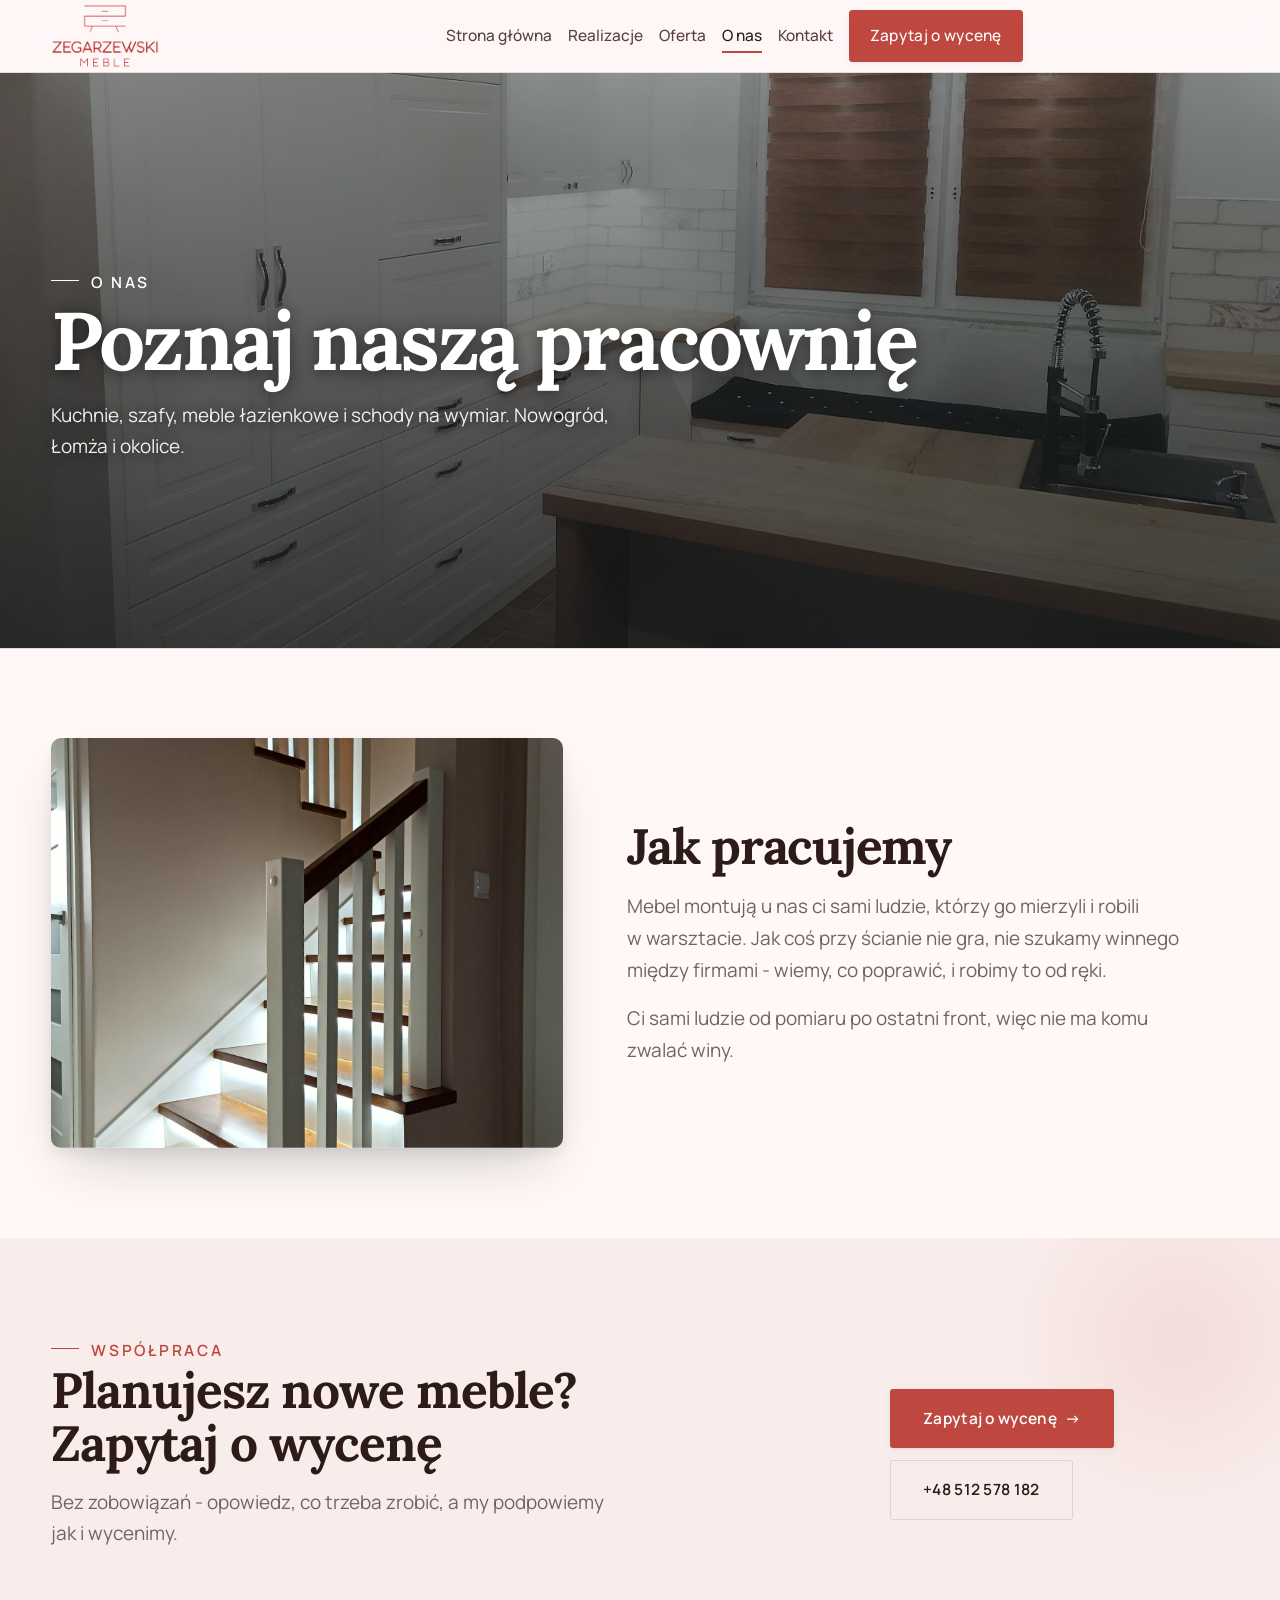
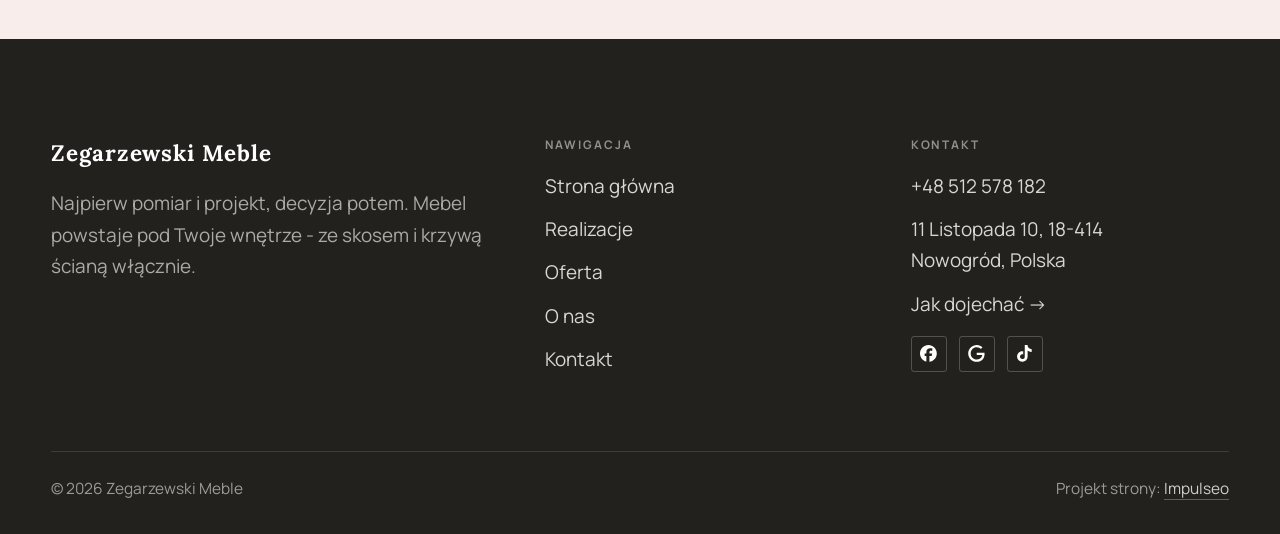
<file: o-nas.html>
<!DOCTYPE html>
<html lang="pl">
<head>
<meta charset="UTF-8">
<meta name="viewport" content="width=device-width, initial-scale=1.0">
<title>O nas - Zegarzewski Meble</title>
<meta name="description" content="Meble na wymiar w Nowogrodzie: kuchnie, szafy i zabudowy pod Twoje wnętrze. Kuchnie, szafy, meble łazienkowe i schody: pomiar, projekt i montaż. Zadzwoń: +48 512 578 182.">
<link rel="canonical" href="https://kris20032.github.io/zegarzewski-meble/o-nas.html">
<meta name="robots" content="noindex, nofollow">
<meta property="og:type" content="website">
<meta property="og:locale" content="pl_PL">
<meta property="og:site_name" content="Zegarzewski Meble">
<meta property="og:title" content="O nas - Zegarzewski Meble">
<meta property="og:description" content="Meble na wymiar w Nowogrodzie: kuchnie, szafy i zabudowy pod Twoje wnętrze. Kuchnie, szafy, meble łazienkowe i schody: pomiar, projekt i montaż. Zadzwoń: +48 512 578 182.">
<meta property="og:url" content="https://kris20032.github.io/zegarzewski-meble/o-nas.html">
<meta property="og:image" content="https://kris20032.github.io/zegarzewski-meble/img/og.jpg">
<meta property="og:image:width" content="1200">
<meta property="og:image:height" content="630">
<meta name="twitter:card" content="summary_large_image">
<link rel="preconnect" href="https://fonts.googleapis.com">
<link rel="preconnect" href="https://fonts.gstatic.com" crossorigin>
<link href="https://fonts.googleapis.com/css2?family=Lora:wght@500;600;700&family=Manrope:wght@400;500;600&display=swap" rel="stylesheet">
<link rel="stylesheet" href="assets/styles.css?v=7747ebe2">
</head>
<body>

<header class="nav">
  <div class="wrap nav-inner">
    <a class="brand brand-has-logo" href="index.html"><img class="brand-logo" src="img/logo.png" alt="Zegarzewski Meble" width="2016" height="1194" decoding="async"></a>
    <nav class="nav-links">
      <a href="index.html">Strona główna</a>
      <a href="realizacje.html">Realizacje</a>
      <a href="oferta.html">Oferta</a>
      <a href="o-nas.html" class="active" aria-current="page">O nas</a>
      <a href="kontakt.html">Kontakt</a>
      <a href="kontakt.html" class="btn btn-accent">Zapytaj o wycenę</a>
    </nav>
    <button class="nav-toggle" aria-label="Menu"><span></span><span></span><span></span></button>
  </div>
</header>

<main>
<section class="pagehead">
  <img src="img/ph-onas.jpg" alt="Zegarzewski Meble - Poznaj naszą pracownię" width="1600" height="1070" decoding="async">
  <div class="wrap">
    <span class="eyebrow">O nas</span>
    <h1>Poznaj naszą pracownię</h1>
    <p>Kuchnie, szafy, meble łazienkowe i schody na wymiar. Nowogród, Łomża i okolice.</p>
  </div>
</section>
<section>
  <div class="wrap split">
    <div class="split-art reveal"><img src="img/g4.jpg" alt="Zegarzewski Meble" loading="lazy" width="1518" height="1848" decoding="async"></div>
    <div class="split-copy reveal">
      <h2>Jak pracujemy</h2>
      <p class="muted">Mebel montują u nas ci sami ludzie, którzy go mierzyli i robili w warsztacie. Jak coś przy ścianie nie gra, nie szukamy winnego między firmami - wiemy, co poprawić, i robimy to od ręki.</p>
      <p class="muted">Ci sami ludzie od pomiaru po ostatni front, więc nie ma komu zwalać winy.</p>
    </div>
  </div>
</section>


<section class="cta">
  <div class="wrap">
    <div class="reveal">
      <span class="eyebrow">Współpraca</span>
      <h2>Planujesz nowe meble? Zapytaj o wycenę</h2>
      <p>Bez zobowiązań - opowiedz, co trzeba zrobić, a my podpowiemy jak i wycenimy.</p>
    </div>
    <div class="cta-actions reveal">
      <a href="kontakt.html" class="btn btn-light">Zapytaj o wycenę <span class="arr">→</span></a>
      <a href="tel:+48512578182" class="btn btn-ghost btn-ghost-cta">+48 512 578 182</a>
    </div>
  </div>
</section>
</main>

<footer>
  <div class="wrap">
    <div class="foot-grid">
      <div class="foot-brand">
        <div class="name">Zegarzewski Meble</div>
        <p>Najpierw pomiar i projekt, decyzja potem. Mebel powstaje pod Twoje wnętrze - ze skosem i krzywą ścianą włącznie.</p>
      </div>
      <div class="foot-col">
        <h4>Nawigacja</h4>
        <a href="index.html">Strona główna</a>
        <a href="realizacje.html">Realizacje</a>
        <a href="oferta.html">Oferta</a>
        <a href="o-nas.html">O nas</a>
        <a href="kontakt.html">Kontakt</a>
      </div>
      <div class="foot-col">
        <h4>Kontakt</h4>
        <a href="tel:+48512578182">+48 512 578 182</a>
        <p>11 Listopada 10, 18-414 Nowogród, Polska</p>
        <a href="https://maps.google.com/?cid=5291155872553518515&g_mp=Cidnb29nbGUubWFwcy5wbGFjZXMudjEuUGxhY2VzLlNlYXJjaFRleHQQAhgEIAA" target="_blank" rel="noopener">Jak dojechać →</a>
      <div class="foot-soc">
        <a class="soc" href="https://www.facebook.com/zegarzewskimeble/?locale=pl_PL" target="_blank" rel="noopener" aria-label="Facebook - Zegarzewski Meble"><svg viewBox="0 0 24 24" aria-hidden="true" focusable="false"><path d="M9.101 23.691v-7.98H6.627v-3.667h2.474v-1.58c0-4.085 1.848-5.978 5.858-5.978.401 0 .955.042 1.468.103a8.68 8.68 0 0 1 1.141.195v3.325a8.623 8.623 0 0 0-.653-.036 26.805 26.805 0 0 0-.733-.009c-.707 0-1.259.096-1.675.309a1.686 1.686 0 0 0-.679.622c-.258.42-.374.995-.374 1.752v1.297h3.919l-.386 2.103-.287 1.564h-3.246v8.245C19.396 23.238 24 18.179 24 12.044c0-6.627-5.373-12-12-12s-12 5.373-12 12c0 5.628 3.874 10.35 9.101 11.647Z" fill="currentColor"/></svg></a>
        <a class="soc" href="https://maps.google.com/?cid=5291155872553518515&g_mp=Cidnb29nbGUubWFwcy5wbGFjZXMudjEuUGxhY2VzLlNlYXJjaFRleHQQAhgEIAA" target="_blank" rel="noopener" aria-label="Google - Zegarzewski Meble"><svg viewBox="0 0 24 24" aria-hidden="true" focusable="false"><path d="M12.48 10.92v3.28h7.84c-.24 1.84-.853 3.187-1.787 4.133-1.147 1.147-2.933 2.4-6.053 2.4-4.827 0-8.6-3.893-8.6-8.72s3.773-8.72 8.6-8.72c2.6 0 4.507 1.027 5.907 2.347l2.307-2.307C18.747 1.44 16.133 0 12.48 0 5.867 0 .307 5.387.307 12s5.56 12 12.173 12c3.573 0 6.267-1.173 8.373-3.36 2.16-2.16 2.84-5.213 2.84-7.667 0-.76-.053-1.467-.173-2.053H12.48z" fill="currentColor"/></svg></a>
        <a class="soc" href="https://www.tiktok.com/@zegarzewski.meble" target="_blank" rel="noopener" aria-label="TikTok - Zegarzewski Meble"><svg viewBox="0 0 24 24" aria-hidden="true" focusable="false"><path d="M12.525.02c1.31-.02 2.61-.01 3.91-.02.08 1.53.63 3.09 1.75 4.17 1.12 1.11 2.7 1.62 4.24 1.79v4.03c-1.44-.05-2.89-.35-4.2-.97-.57-.26-1.1-.59-1.62-.93-.01 2.92.01 5.84-.02 8.75-.08 1.4-.54 2.79-1.35 3.94-1.31 1.92-3.58 3.17-5.91 3.21-1.43.08-2.86-.31-4.08-1.03-2.02-1.19-3.44-3.37-3.65-5.71-.02-.5-.03-1-.01-1.49.18-1.9 1.12-3.72 2.58-4.96 1.66-1.44 3.98-2.13 6.15-1.72.02 1.48-.04 2.96-.04 4.44-.99-.32-2.15-.23-3.02.37-.63.41-1.11 1.04-1.36 1.75-.21.51-.15 1.07-.14 1.61.24 1.64 1.82 3.02 3.5 2.87 1.12-.01 2.19-.66 2.77-1.61.19-.33.4-.67.41-1.06.1-1.79.06-3.57.07-5.36.01-4.03-.01-8.05.02-12.07z" fill="currentColor"/></svg></a>
      </div>
      </div>
    </div>
    <div class="foot-bot">
      <span>© 2026 Zegarzewski Meble</span>
      <span>Projekt strony: <a class="foot-credit" href="https://impulseo.pl" target="_blank" rel="noopener">Impulseo</a></span>
    </div>
  </div>
</footer>
<div class="sticky-reserve"><a class="sr-book" href="kontakt.html">Zapytaj o wycenę</a><a class="sr-call" href="tel:+48512578182" aria-label="Zadzwoń"><svg class="ico-tel" width="16" height="16" viewBox="0 0 24 24" fill="none" aria-hidden="true"><path d="M6.6 10.8a15.5 15.5 0 0 0 6.6 6.6l2.2-2.2a1 1 0 0 1 1-.24 11.4 11.4 0 0 0 3.6.58 1 1 0 0 1 1 1V20a1 1 0 0 1-1 1A17 17 0 0 1 3 4a1 1 0 0 1 1-1h3.5a1 1 0 0 1 1 1c0 1.25.2 2.46.58 3.6a1 1 0 0 1-.25 1l-2.23 2.2Z" fill="currentColor"/></svg></a></div>
<div class="demo-wazne" data-do="2026-10-06" data-cykl="3" hidden><svg class="dw-ico" width="13" height="13" viewBox="0 0 24 24" fill="none" aria-hidden="true"><circle cx="12" cy="12" r="8.6" stroke="currentColor" stroke-width="1.8"/><path d="M12 7.2V12l3.3 2" stroke="currentColor" stroke-width="1.8" stroke-linecap="round"/></svg><span class="dw-txt"></span></div>

<script src="assets/main.js?v=7747ebe2"></script>
</body>
</html>
</file>
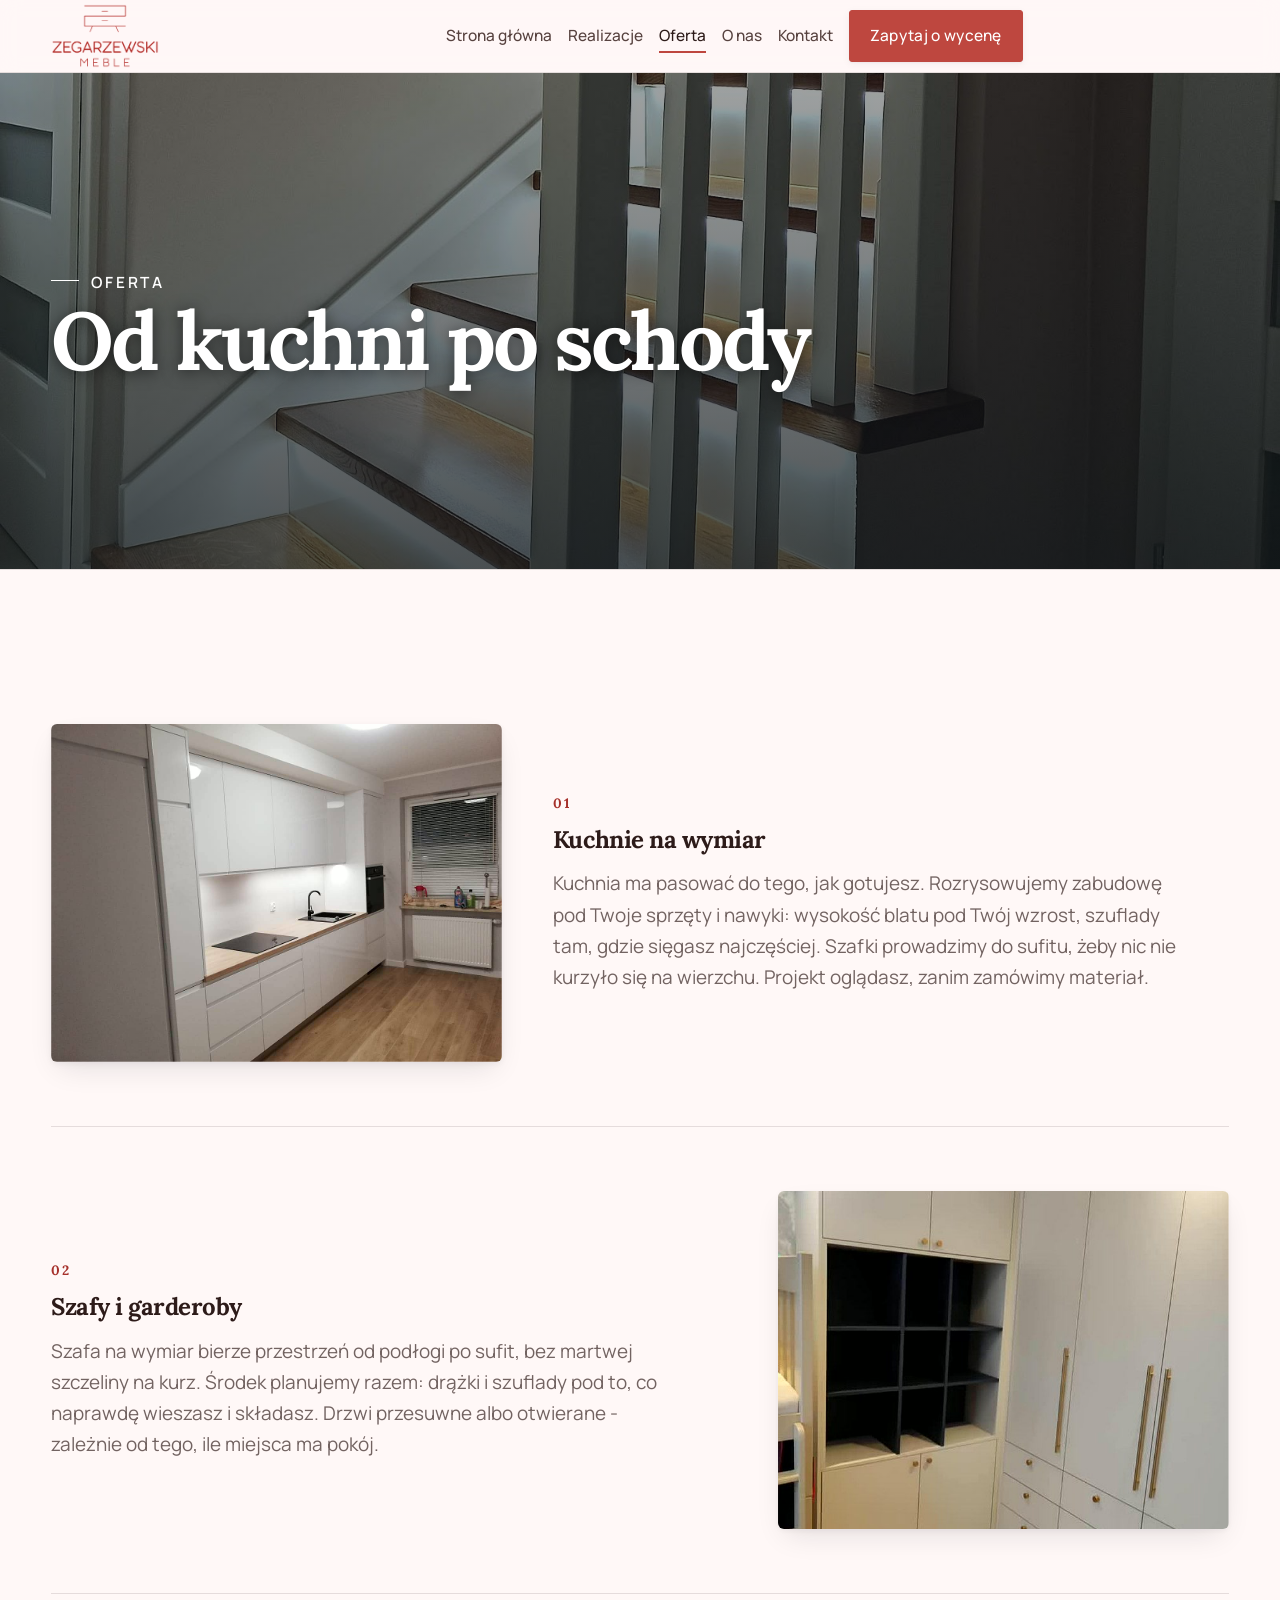
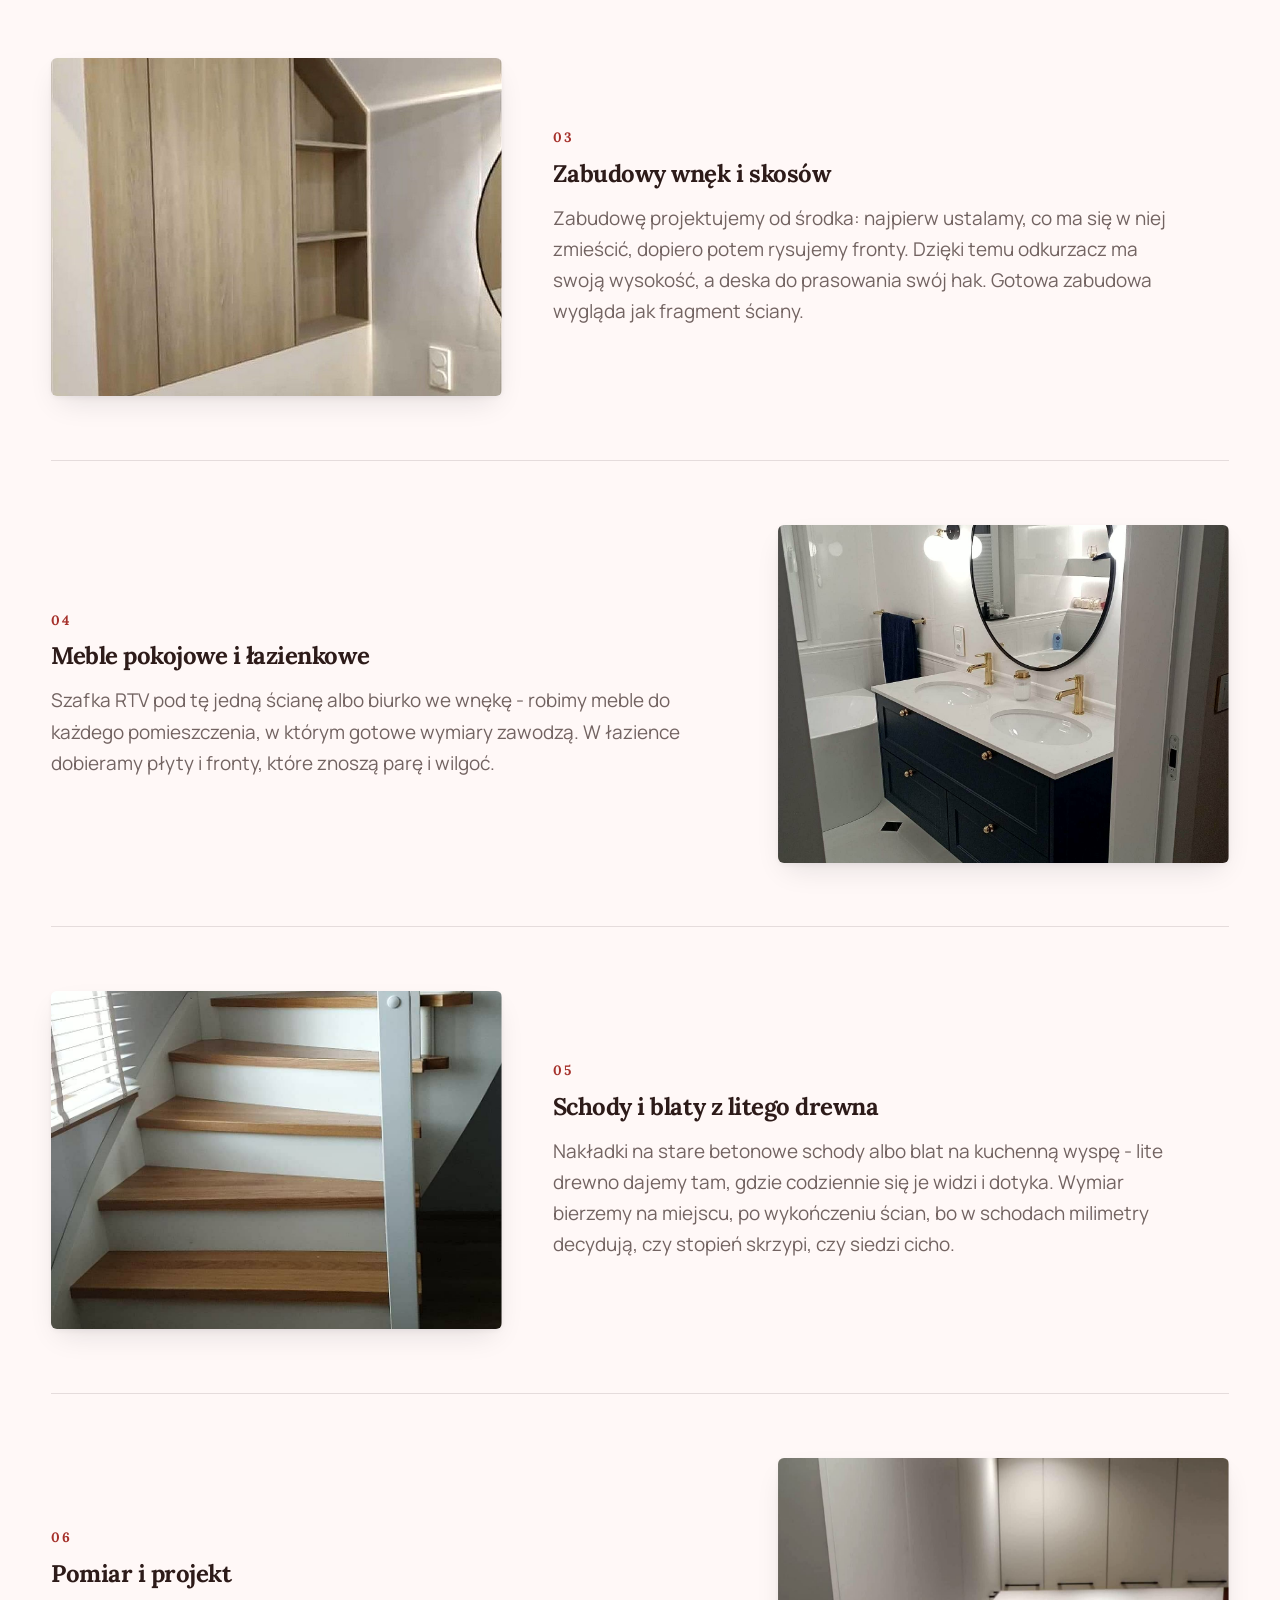
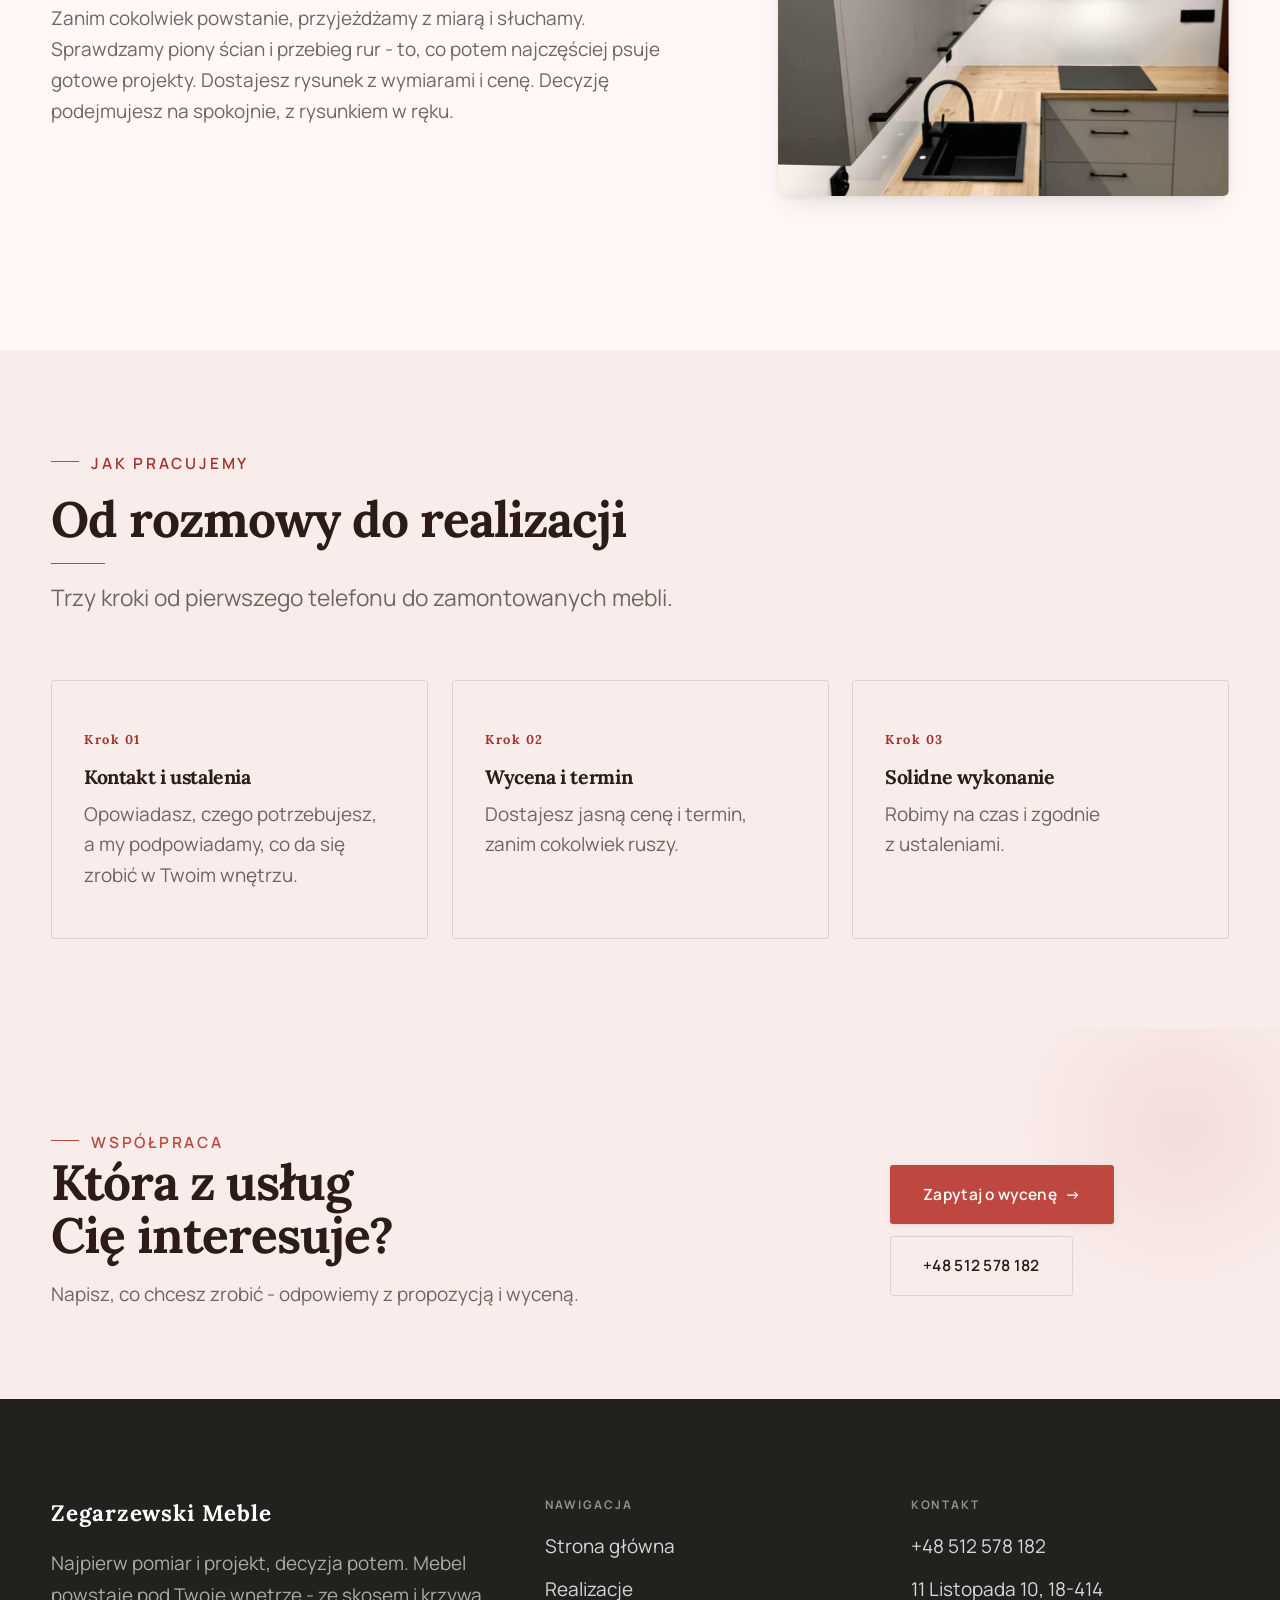
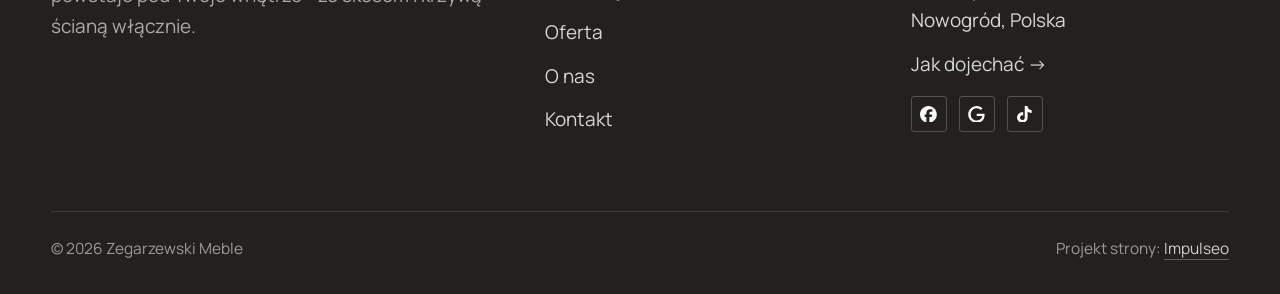
<file: oferta.html>
<!DOCTYPE html>
<html lang="pl">
<head>
<meta charset="UTF-8">
<meta name="viewport" content="width=device-width, initial-scale=1.0">
<title>Oferta - Zegarzewski Meble</title>
<meta name="description" content="Meble na wymiar w Nowogrodzie: kuchnie, szafy i zabudowy pod Twoje wnętrze. Kuchnie, szafy, meble łazienkowe i schody: pomiar, projekt i montaż. Zadzwoń: +48 512 578 182.">
<link rel="canonical" href="https://kris20032.github.io/zegarzewski-meble/oferta.html">
<meta name="robots" content="noindex, nofollow">
<meta property="og:type" content="website">
<meta property="og:locale" content="pl_PL">
<meta property="og:site_name" content="Zegarzewski Meble">
<meta property="og:title" content="Oferta - Zegarzewski Meble">
<meta property="og:description" content="Meble na wymiar w Nowogrodzie: kuchnie, szafy i zabudowy pod Twoje wnętrze. Kuchnie, szafy, meble łazienkowe i schody: pomiar, projekt i montaż. Zadzwoń: +48 512 578 182.">
<meta property="og:url" content="https://kris20032.github.io/zegarzewski-meble/oferta.html">
<meta property="og:image" content="https://kris20032.github.io/zegarzewski-meble/img/og.jpg">
<meta property="og:image:width" content="1200">
<meta property="og:image:height" content="630">
<meta name="twitter:card" content="summary_large_image">
<link rel="preconnect" href="https://fonts.googleapis.com">
<link rel="preconnect" href="https://fonts.gstatic.com" crossorigin>
<link href="https://fonts.googleapis.com/css2?family=Lora:wght@500;600;700&family=Manrope:wght@400;500;600&display=swap" rel="stylesheet">
<link rel="stylesheet" href="assets/styles.css?v=7747ebe2">
</head>
<body>

<header class="nav">
  <div class="wrap nav-inner">
    <a class="brand brand-has-logo" href="index.html"><img class="brand-logo" src="img/logo.png" alt="Zegarzewski Meble" width="2016" height="1194" decoding="async"></a>
    <nav class="nav-links">
      <a href="index.html">Strona główna</a>
      <a href="realizacje.html">Realizacje</a>
      <a href="oferta.html" class="active" aria-current="page">Oferta</a>
      <a href="o-nas.html">O nas</a>
      <a href="kontakt.html">Kontakt</a>
      <a href="kontakt.html" class="btn btn-accent">Zapytaj o wycenę</a>
    </nav>
    <button class="nav-toggle" aria-label="Menu"><span></span><span></span><span></span></button>
  </div>
</header>

<main>
<section class="pagehead">
  <img src="img/ph-oferta.jpg" alt="Zegarzewski Meble - Od kuchni po schody" width="1600" height="1070" decoding="async">
  <div class="wrap">
    <span class="eyebrow">Oferta</span>
    <h1>Od kuchni po schody</h1>
  </div>
</section>
<section>
  <div class="wrap">
    <div class="svc-row reveal">
      <div class="svc-row-art"><img src="img/g11.jpg" alt="Kuchnie na wymiar" loading="lazy" width="1152" height="864" decoding="async"></div>
      <div>
        <span class="num">01</span>
        <h3>Kuchnie na wymiar</h3>
        <p class="muted">Kuchnia ma pasować do tego, jak gotujesz. Rozrysowujemy zabudowę pod Twoje sprzęty i nawyki: wysokość blatu pod Twój wzrost, szuflady tam, gdzie sięgasz najczęściej. Szafki prowadzimy do sufitu, żeby nic nie kurzyło się na wierzchu. Projekt oglądasz, zanim zamówimy materiał.</p>
      </div>
    </div>
    <div class="svc-row rev reveal">
      <div class="svc-row-art"><img src="img/g5.jpg" alt="Szafy i garderoby" loading="lazy" width="711" height="955" decoding="async"></div>
      <div>
        <span class="num">02</span>
        <h3>Szafy i garderoby</h3>
        <p class="muted">Szafa na wymiar bierze przestrzeń od podłogi po sufit, bez martwej szczeliny na kurz. Środek planujemy razem: drążki i szuflady pod to, co naprawdę wieszasz i składasz. Drzwi przesuwne albo otwierane - zależnie od tego, ile miejsca ma pokój.</p>
      </div>
    </div>
    <div class="svc-row reveal">
      <div class="svc-row-art"><img src="img/g7.jpg" alt="Zabudowy wnęk i skosów" loading="lazy" width="744" height="995" decoding="async"></div>
      <div>
        <span class="num">03</span>
        <h3>Zabudowy wnęk i skosów</h3>
        <p class="muted">Zabudowę projektujemy od środka: najpierw ustalamy, co ma się w niej zmieścić, dopiero potem rysujemy fronty. Dzięki temu odkurzacz ma swoją wysokość, a deska do prasowania swój hak. Gotowa zabudowa wygląda jak fragment ściany.</p>
      </div>
    </div>
    <div class="svc-row rev reveal">
      <div class="svc-row-art"><img src="img/g2.jpg" alt="Meble pokojowe i łazienkowe" loading="lazy" width="1440" height="1800" decoding="async"></div>
      <div>
        <span class="num">04</span>
        <h3>Meble pokojowe i łazienkowe</h3>
        <p class="muted">Szafka RTV pod tę jedną ścianę albo biurko we wnękę - robimy meble do każdego pomieszczenia, w którym gotowe wymiary zawodzą. W łazience dobieramy płyty i fronty, które znoszą parę i wilgoć.</p>
      </div>
    </div>
    <div class="svc-row reveal">
      <div class="svc-row-art"><img src="img/g6.jpg" alt="Schody i blaty z litego drewna" loading="lazy" width="990" height="1920" decoding="async"></div>
      <div>
        <span class="num">05</span>
        <h3>Schody i blaty z litego drewna</h3>
        <p class="muted">Nakładki na stare betonowe schody albo blat na kuchenną wyspę - lite drewno dajemy tam, gdzie codziennie się je widzi i dotyka. Wymiar bierzemy na miejscu, po wykończeniu ścian, bo w schodach milimetry decydują, czy stopień skrzypi, czy siedzi cicho.</p>
      </div>
    </div>
    <div class="svc-row rev reveal">
      <div class="svc-row-art"><img src="img/g1.jpg" alt="Pomiar i projekt" loading="lazy" width="1302" height="1740" decoding="async"></div>
      <div>
        <span class="num">06</span>
        <h3>Pomiar i projekt</h3>
        <p class="muted">Zanim cokolwiek powstanie, przyjeżdżamy z miarą i słuchamy. Sprawdzamy piony ścian i przebieg rur - to, co potem najczęściej psuje gotowe projekty. Dostajesz rysunek z wymiarami i cenę. Decyzję podejmujesz na spokojnie, z rysunkiem w ręku.</p>
      </div>
    </div>
  </div>
</section>
<section class="trust">
  <div class="wrap">
    <div class="head reveal">
      <span class="eyebrow">Jak pracujemy</span>
      <h2>Od rozmowy do realizacji</h2>
      <p>Trzy kroki od pierwszego telefonu do zamontowanych mebli.</p>
    </div>
    <div class="svc-grid">
      <div class="svc reveal"><div class="ic">Krok 01</div><h3>Kontakt i ustalenia</h3><p>Opowiadasz, czego potrzebujesz, a my podpowiadamy, co da się zrobić w Twoim wnętrzu.</p></div>
      <div class="svc reveal"><div class="ic">Krok 02</div><h3>Wycena i termin</h3><p>Dostajesz jasną cenę i termin, zanim cokolwiek ruszy.</p></div>
      <div class="svc reveal"><div class="ic">Krok 03</div><h3>Solidne wykonanie</h3><p>Robimy na czas i zgodnie z ustaleniami.</p></div>
    </div>
  </div>
</section>
<section class="cta">
  <div class="wrap">
    <div class="reveal">
      <span class="eyebrow">Współpraca</span>
      <h2>Która z usług Cię interesuje?</h2>
      <p>Napisz, co chcesz zrobić - odpowiemy z propozycją i wyceną.</p>
    </div>
    <div class="cta-actions reveal">
      <a href="kontakt.html" class="btn btn-light">Zapytaj o wycenę <span class="arr">→</span></a>
      <a href="tel:+48512578182" class="btn btn-ghost btn-ghost-cta">+48 512 578 182</a>
    </div>
  </div>
</section>
</main>

<footer>
  <div class="wrap">
    <div class="foot-grid">
      <div class="foot-brand">
        <div class="name">Zegarzewski Meble</div>
        <p>Najpierw pomiar i projekt, decyzja potem. Mebel powstaje pod Twoje wnętrze - ze skosem i krzywą ścianą włącznie.</p>
      </div>
      <div class="foot-col">
        <h4>Nawigacja</h4>
        <a href="index.html">Strona główna</a>
        <a href="realizacje.html">Realizacje</a>
        <a href="oferta.html">Oferta</a>
        <a href="o-nas.html">O nas</a>
        <a href="kontakt.html">Kontakt</a>
      </div>
      <div class="foot-col">
        <h4>Kontakt</h4>
        <a href="tel:+48512578182">+48 512 578 182</a>
        <p>11 Listopada 10, 18-414 Nowogród, Polska</p>
        <a href="https://maps.google.com/?cid=5291155872553518515&g_mp=Cidnb29nbGUubWFwcy5wbGFjZXMudjEuUGxhY2VzLlNlYXJjaFRleHQQAhgEIAA" target="_blank" rel="noopener">Jak dojechać →</a>
      <div class="foot-soc">
        <a class="soc" href="https://www.facebook.com/zegarzewskimeble/?locale=pl_PL" target="_blank" rel="noopener" aria-label="Facebook - Zegarzewski Meble"><svg viewBox="0 0 24 24" aria-hidden="true" focusable="false"><path d="M9.101 23.691v-7.98H6.627v-3.667h2.474v-1.58c0-4.085 1.848-5.978 5.858-5.978.401 0 .955.042 1.468.103a8.68 8.68 0 0 1 1.141.195v3.325a8.623 8.623 0 0 0-.653-.036 26.805 26.805 0 0 0-.733-.009c-.707 0-1.259.096-1.675.309a1.686 1.686 0 0 0-.679.622c-.258.42-.374.995-.374 1.752v1.297h3.919l-.386 2.103-.287 1.564h-3.246v8.245C19.396 23.238 24 18.179 24 12.044c0-6.627-5.373-12-12-12s-12 5.373-12 12c0 5.628 3.874 10.35 9.101 11.647Z" fill="currentColor"/></svg></a>
        <a class="soc" href="https://maps.google.com/?cid=5291155872553518515&g_mp=Cidnb29nbGUubWFwcy5wbGFjZXMudjEuUGxhY2VzLlNlYXJjaFRleHQQAhgEIAA" target="_blank" rel="noopener" aria-label="Google - Zegarzewski Meble"><svg viewBox="0 0 24 24" aria-hidden="true" focusable="false"><path d="M12.48 10.92v3.28h7.84c-.24 1.84-.853 3.187-1.787 4.133-1.147 1.147-2.933 2.4-6.053 2.4-4.827 0-8.6-3.893-8.6-8.72s3.773-8.72 8.6-8.72c2.6 0 4.507 1.027 5.907 2.347l2.307-2.307C18.747 1.44 16.133 0 12.48 0 5.867 0 .307 5.387.307 12s5.56 12 12.173 12c3.573 0 6.267-1.173 8.373-3.36 2.16-2.16 2.84-5.213 2.84-7.667 0-.76-.053-1.467-.173-2.053H12.48z" fill="currentColor"/></svg></a>
        <a class="soc" href="https://www.tiktok.com/@zegarzewski.meble" target="_blank" rel="noopener" aria-label="TikTok - Zegarzewski Meble"><svg viewBox="0 0 24 24" aria-hidden="true" focusable="false"><path d="M12.525.02c1.31-.02 2.61-.01 3.91-.02.08 1.53.63 3.09 1.75 4.17 1.12 1.11 2.7 1.62 4.24 1.79v4.03c-1.44-.05-2.89-.35-4.2-.97-.57-.26-1.1-.59-1.62-.93-.01 2.92.01 5.84-.02 8.75-.08 1.4-.54 2.79-1.35 3.94-1.31 1.92-3.58 3.17-5.91 3.21-1.43.08-2.86-.31-4.08-1.03-2.02-1.19-3.44-3.37-3.65-5.71-.02-.5-.03-1-.01-1.49.18-1.9 1.12-3.72 2.58-4.96 1.66-1.44 3.98-2.13 6.15-1.72.02 1.48-.04 2.96-.04 4.44-.99-.32-2.15-.23-3.02.37-.63.41-1.11 1.04-1.36 1.75-.21.51-.15 1.07-.14 1.61.24 1.64 1.82 3.02 3.5 2.87 1.12-.01 2.19-.66 2.77-1.61.19-.33.4-.67.41-1.06.1-1.79.06-3.57.07-5.36.01-4.03-.01-8.05.02-12.07z" fill="currentColor"/></svg></a>
      </div>
      </div>
    </div>
    <div class="foot-bot">
      <span>© 2026 Zegarzewski Meble</span>
      <span>Projekt strony: <a class="foot-credit" href="https://impulseo.pl" target="_blank" rel="noopener">Impulseo</a></span>
    </div>
  </div>
</footer>
<div class="sticky-reserve"><a class="sr-book" href="kontakt.html">Zapytaj o wycenę</a><a class="sr-call" href="tel:+48512578182" aria-label="Zadzwoń"><svg class="ico-tel" width="16" height="16" viewBox="0 0 24 24" fill="none" aria-hidden="true"><path d="M6.6 10.8a15.5 15.5 0 0 0 6.6 6.6l2.2-2.2a1 1 0 0 1 1-.24 11.4 11.4 0 0 0 3.6.58 1 1 0 0 1 1 1V20a1 1 0 0 1-1 1A17 17 0 0 1 3 4a1 1 0 0 1 1-1h3.5a1 1 0 0 1 1 1c0 1.25.2 2.46.58 3.6a1 1 0 0 1-.25 1l-2.23 2.2Z" fill="currentColor"/></svg></a></div>
<div class="demo-wazne" data-do="2026-10-06" data-cykl="3" hidden><svg class="dw-ico" width="13" height="13" viewBox="0 0 24 24" fill="none" aria-hidden="true"><circle cx="12" cy="12" r="8.6" stroke="currentColor" stroke-width="1.8"/><path d="M12 7.2V12l3.3 2" stroke="currentColor" stroke-width="1.8" stroke-linecap="round"/></svg><span class="dw-txt"></span></div>

<script src="assets/main.js?v=7747ebe2"></script>
</body>
</html>
</file>
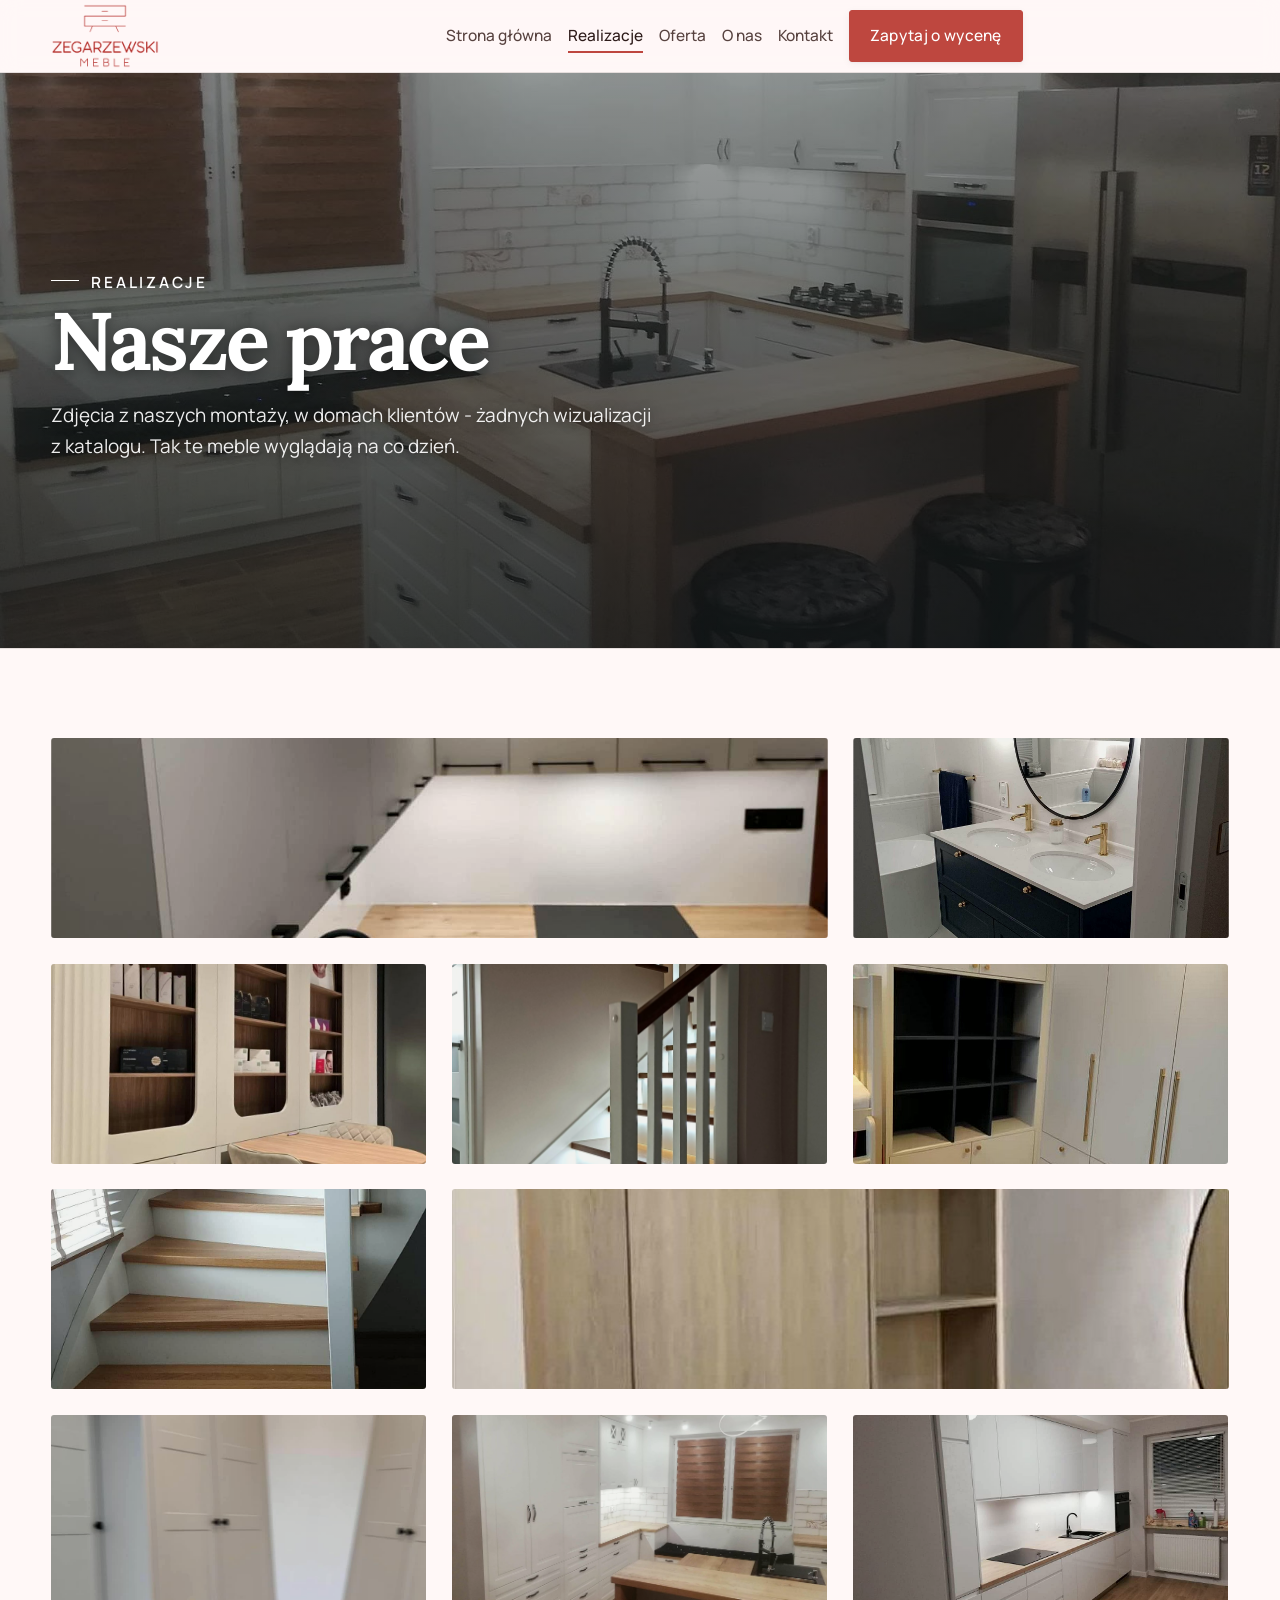
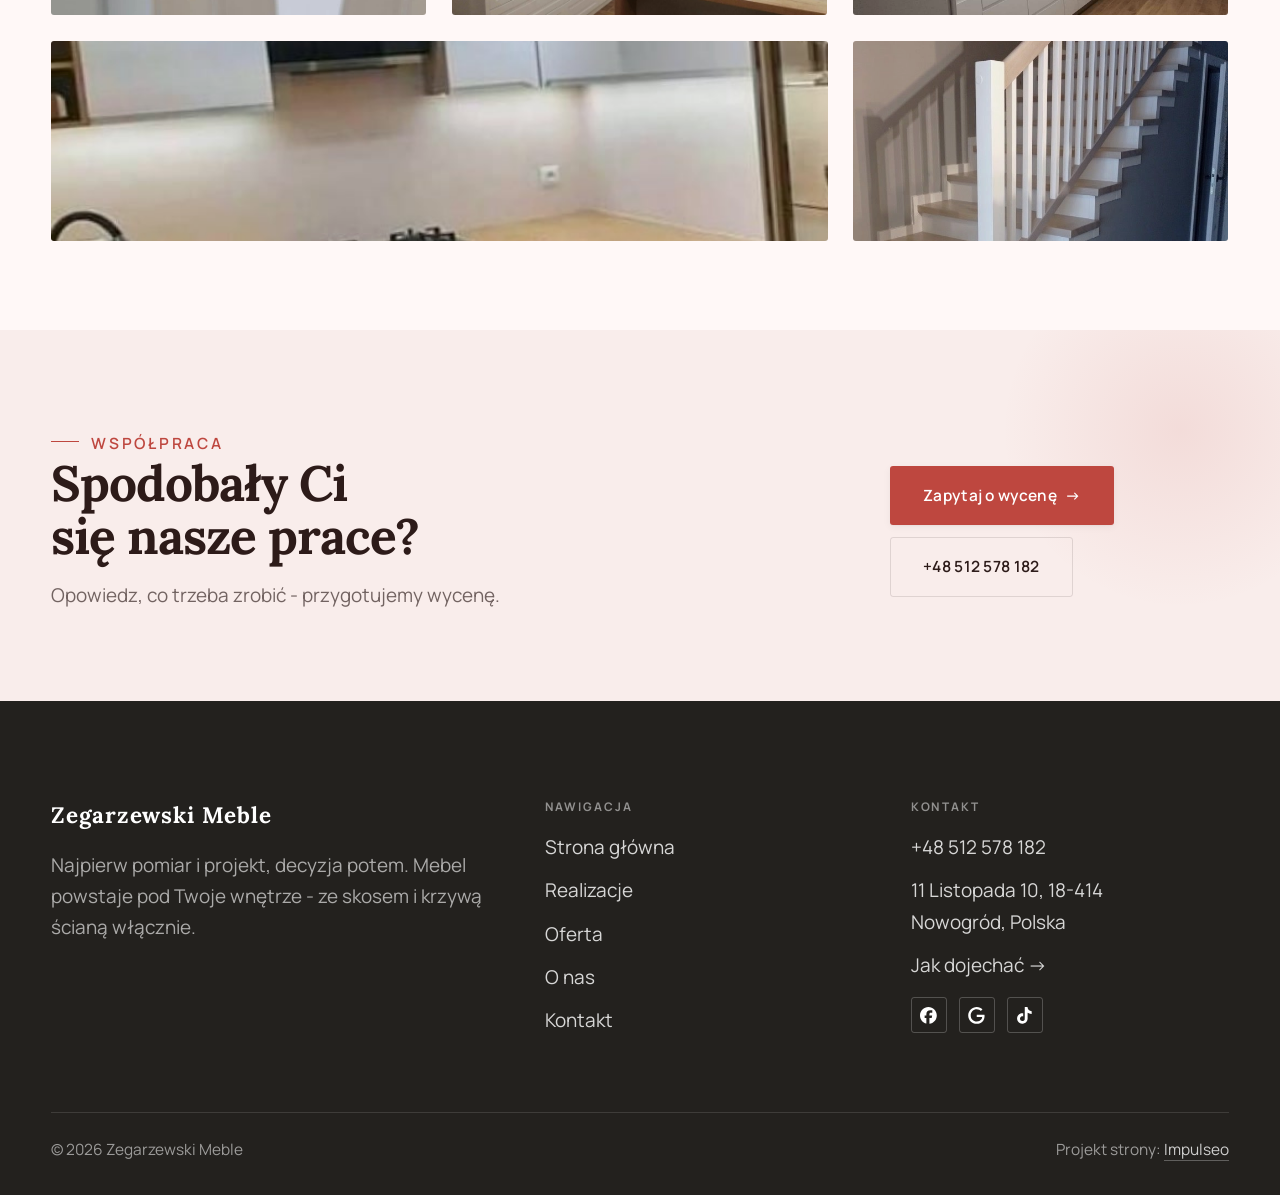
<file: realizacje.html>
<!DOCTYPE html>
<html lang="pl">
<head>
<meta charset="UTF-8">
<meta name="viewport" content="width=device-width, initial-scale=1.0">
<title>Realizacje - Zegarzewski Meble</title>
<meta name="description" content="Realizacje Zegarzewski Meble: Kuchnia na wymiar, Szafa wnękowa, Garderoba, Zabudowa pod skosem, Blat z litego drewna">
<link rel="canonical" href="https://kris20032.github.io/zegarzewski-meble/realizacje.html">
<meta name="robots" content="noindex, nofollow">
<meta property="og:type" content="website">
<meta property="og:locale" content="pl_PL">
<meta property="og:site_name" content="Zegarzewski Meble">
<meta property="og:title" content="Realizacje - Zegarzewski Meble">
<meta property="og:description" content="Realizacje Zegarzewski Meble: Kuchnia na wymiar, Szafa wnękowa, Garderoba, Zabudowa pod skosem, Blat z litego drewna">
<meta property="og:url" content="https://kris20032.github.io/zegarzewski-meble/realizacje.html">
<meta property="og:image" content="https://kris20032.github.io/zegarzewski-meble/img/og.jpg">
<meta property="og:image:width" content="1200">
<meta property="og:image:height" content="630">
<meta name="twitter:card" content="summary_large_image">
<link rel="preconnect" href="https://fonts.googleapis.com">
<link rel="preconnect" href="https://fonts.gstatic.com" crossorigin>
<link href="https://fonts.googleapis.com/css2?family=Lora:wght@500;600;700&family=Manrope:wght@400;500;600&display=swap" rel="stylesheet">
<link rel="stylesheet" href="assets/styles.css?v=7747ebe2">
</head>
<body>

<header class="nav">
  <div class="wrap nav-inner">
    <a class="brand brand-has-logo" href="index.html"><img class="brand-logo" src="img/logo.png" alt="Zegarzewski Meble" width="2016" height="1194" decoding="async"></a>
    <nav class="nav-links">
      <a href="index.html">Strona główna</a>
      <a href="realizacje.html" class="active" aria-current="page">Realizacje</a>
      <a href="oferta.html">Oferta</a>
      <a href="o-nas.html">O nas</a>
      <a href="kontakt.html">Kontakt</a>
      <a href="kontakt.html" class="btn btn-accent">Zapytaj o wycenę</a>
    </nav>
    <button class="nav-toggle" aria-label="Menu"><span></span><span></span><span></span></button>
  </div>
</header>

<main>
<section class="pagehead">
  <img src="img/ph-realizacje.jpg" alt="Zegarzewski Meble - Nasze prace" width="1600" height="1070" decoding="async">
  <div class="wrap">
    <span class="eyebrow">Realizacje</span>
    <h1>Nasze prace</h1>
    <p>Zdjęcia z naszych montaży, w domach klientów - żadnych wizualizacji z katalogu. Tak te meble wyglądają na co dzień.</p>
  </div>
</section>
<section>
  <div class="wrap">
    <div class="gallery">
      <div class="tile t-two3 reveal"><img src="img/g1.jpg" alt="Zegarzewski Meble" loading="lazy" width="1302" height="1740" decoding="async"></div>
      <div class="tile t-third reveal"><img src="img/g2.jpg" alt="Zegarzewski Meble" loading="lazy" width="1440" height="1800" decoding="async"></div>
      <div class="tile t-third reveal"><img src="img/g3.jpg" alt="Zegarzewski Meble" loading="lazy" width="968" height="1344" decoding="async"></div>
      <div class="tile t-third reveal"><img src="img/g4.jpg" alt="Zegarzewski Meble" loading="lazy" width="1518" height="1848" decoding="async"></div>
      <div class="tile t-third reveal"><img src="img/g5.jpg" alt="Zegarzewski Meble" loading="lazy" width="711" height="955" decoding="async"></div>
      <div class="tile t-third reveal"><img src="img/g6.jpg" alt="Zegarzewski Meble" loading="lazy" width="990" height="1920" decoding="async"></div>
      <div class="tile t-two3 reveal"><img src="img/g7.jpg" alt="Zegarzewski Meble" loading="lazy" width="744" height="995" decoding="async"></div>
      <div class="tile t-third reveal"><img src="img/g8.jpg" alt="Zegarzewski Meble" loading="lazy" width="1080" height="1920" decoding="async"></div>
      <div class="tile t-third reveal"><img src="img/g10.jpg" alt="Zegarzewski Meble" loading="lazy" width="1600" height="1379" decoding="async"></div>
      <div class="tile t-third reveal"><img src="img/g11.jpg" alt="Zegarzewski Meble" loading="lazy" width="1152" height="864" decoding="async"></div>
      <div class="tile t-two3 reveal"><img src="img/g9.jpg" alt="Zegarzewski Meble" loading="lazy" width="718" height="982" decoding="async"></div>
      <div class="tile t-third reveal"><img src="img/g12.jpg" alt="Zegarzewski Meble - schody" loading="lazy" width="678" height="860" decoding="async"></div>
    </div>
  </div>
</section>
<section class="cta">
  <div class="wrap">
    <div class="reveal">
      <span class="eyebrow">Współpraca</span>
      <h2>Spodobały Ci się nasze prace?</h2>
      <p>Opowiedz, co trzeba zrobić - przygotujemy wycenę.</p>
    </div>
    <div class="cta-actions reveal">
      <a href="kontakt.html" class="btn btn-light">Zapytaj o wycenę <span class="arr">→</span></a>
      <a href="tel:+48512578182" class="btn btn-ghost btn-ghost-cta">+48 512 578 182</a>
    </div>
  </div>
</section>
</main>

<footer>
  <div class="wrap">
    <div class="foot-grid">
      <div class="foot-brand">
        <div class="name">Zegarzewski Meble</div>
        <p>Najpierw pomiar i projekt, decyzja potem. Mebel powstaje pod Twoje wnętrze - ze skosem i krzywą ścianą włącznie.</p>
      </div>
      <div class="foot-col">
        <h4>Nawigacja</h4>
        <a href="index.html">Strona główna</a>
        <a href="realizacje.html">Realizacje</a>
        <a href="oferta.html">Oferta</a>
        <a href="o-nas.html">O nas</a>
        <a href="kontakt.html">Kontakt</a>
      </div>
      <div class="foot-col">
        <h4>Kontakt</h4>
        <a href="tel:+48512578182">+48 512 578 182</a>
        <p>11 Listopada 10, 18-414 Nowogród, Polska</p>
        <a href="https://maps.google.com/?cid=5291155872553518515&g_mp=Cidnb29nbGUubWFwcy5wbGFjZXMudjEuUGxhY2VzLlNlYXJjaFRleHQQAhgEIAA" target="_blank" rel="noopener">Jak dojechać →</a>
      <div class="foot-soc">
        <a class="soc" href="https://www.facebook.com/zegarzewskimeble/?locale=pl_PL" target="_blank" rel="noopener" aria-label="Facebook - Zegarzewski Meble"><svg viewBox="0 0 24 24" aria-hidden="true" focusable="false"><path d="M9.101 23.691v-7.98H6.627v-3.667h2.474v-1.58c0-4.085 1.848-5.978 5.858-5.978.401 0 .955.042 1.468.103a8.68 8.68 0 0 1 1.141.195v3.325a8.623 8.623 0 0 0-.653-.036 26.805 26.805 0 0 0-.733-.009c-.707 0-1.259.096-1.675.309a1.686 1.686 0 0 0-.679.622c-.258.42-.374.995-.374 1.752v1.297h3.919l-.386 2.103-.287 1.564h-3.246v8.245C19.396 23.238 24 18.179 24 12.044c0-6.627-5.373-12-12-12s-12 5.373-12 12c0 5.628 3.874 10.35 9.101 11.647Z" fill="currentColor"/></svg></a>
        <a class="soc" href="https://maps.google.com/?cid=5291155872553518515&g_mp=Cidnb29nbGUubWFwcy5wbGFjZXMudjEuUGxhY2VzLlNlYXJjaFRleHQQAhgEIAA" target="_blank" rel="noopener" aria-label="Google - Zegarzewski Meble"><svg viewBox="0 0 24 24" aria-hidden="true" focusable="false"><path d="M12.48 10.92v3.28h7.84c-.24 1.84-.853 3.187-1.787 4.133-1.147 1.147-2.933 2.4-6.053 2.4-4.827 0-8.6-3.893-8.6-8.72s3.773-8.72 8.6-8.72c2.6 0 4.507 1.027 5.907 2.347l2.307-2.307C18.747 1.44 16.133 0 12.48 0 5.867 0 .307 5.387.307 12s5.56 12 12.173 12c3.573 0 6.267-1.173 8.373-3.36 2.16-2.16 2.84-5.213 2.84-7.667 0-.76-.053-1.467-.173-2.053H12.48z" fill="currentColor"/></svg></a>
        <a class="soc" href="https://www.tiktok.com/@zegarzewski.meble" target="_blank" rel="noopener" aria-label="TikTok - Zegarzewski Meble"><svg viewBox="0 0 24 24" aria-hidden="true" focusable="false"><path d="M12.525.02c1.31-.02 2.61-.01 3.91-.02.08 1.53.63 3.09 1.75 4.17 1.12 1.11 2.7 1.62 4.24 1.79v4.03c-1.44-.05-2.89-.35-4.2-.97-.57-.26-1.1-.59-1.62-.93-.01 2.92.01 5.84-.02 8.75-.08 1.4-.54 2.79-1.35 3.94-1.31 1.92-3.58 3.17-5.91 3.21-1.43.08-2.86-.31-4.08-1.03-2.02-1.19-3.44-3.37-3.65-5.71-.02-.5-.03-1-.01-1.49.18-1.9 1.12-3.72 2.58-4.96 1.66-1.44 3.98-2.13 6.15-1.72.02 1.48-.04 2.96-.04 4.44-.99-.32-2.15-.23-3.02.37-.63.41-1.11 1.04-1.36 1.75-.21.51-.15 1.07-.14 1.61.24 1.64 1.82 3.02 3.5 2.87 1.12-.01 2.19-.66 2.77-1.61.19-.33.4-.67.41-1.06.1-1.79.06-3.57.07-5.36.01-4.03-.01-8.05.02-12.07z" fill="currentColor"/></svg></a>
      </div>
      </div>
    </div>
    <div class="foot-bot">
      <span>© 2026 Zegarzewski Meble</span>
      <span>Projekt strony: <a class="foot-credit" href="https://impulseo.pl" target="_blank" rel="noopener">Impulseo</a></span>
    </div>
  </div>
</footer>
<div class="sticky-reserve"><a class="sr-book" href="kontakt.html">Zapytaj o wycenę</a><a class="sr-call" href="tel:+48512578182" aria-label="Zadzwoń"><svg class="ico-tel" width="16" height="16" viewBox="0 0 24 24" fill="none" aria-hidden="true"><path d="M6.6 10.8a15.5 15.5 0 0 0 6.6 6.6l2.2-2.2a1 1 0 0 1 1-.24 11.4 11.4 0 0 0 3.6.58 1 1 0 0 1 1 1V20a1 1 0 0 1-1 1A17 17 0 0 1 3 4a1 1 0 0 1 1-1h3.5a1 1 0 0 1 1 1c0 1.25.2 2.46.58 3.6a1 1 0 0 1-.25 1l-2.23 2.2Z" fill="currentColor"/></svg></a></div>
<div class="demo-wazne" data-do="2026-10-06" data-cykl="3" hidden><svg class="dw-ico" width="13" height="13" viewBox="0 0 24 24" fill="none" aria-hidden="true"><circle cx="12" cy="12" r="8.6" stroke="currentColor" stroke-width="1.8"/><path d="M12 7.2V12l3.3 2" stroke="currentColor" stroke-width="1.8" stroke-linecap="round"/></svg><span class="dw-txt"></span></div>

<script src="assets/main.js?v=7747ebe2"></script>
</body>
</html>
</file>
<file: assets/styles.css>
/* ============================================================
   STOLBASZ — premium, architektoniczny B2B fit-out
   Jasna paleta, zero brązu. System wg premium-web-craft.
   Projekt strony: Impulseo (impulseo.pl)
   ============================================================ */

:root{
  /* PALETA — jasna, architektoniczna, chłodna */
  --paper:#F3F1EC;          /* główne tło */
  --paper-2:#E6E3DB;        /* sekcje alternatywne (chłodny jasny szary) */
  --paper-3:#E6E3DB;        /* delikatne wypełnienia */
  --ink:#23211E;            /* tekst główny — chłodny grafit */
  --ink-soft:#43403A;       /* nagłówki drugorzędne */
  --muted:#87837A;          /* tekst poboczny */
  --line:rgba(35,33,30,.12);/* hairline */
  --accent:#8A6B3C;         /* stonowany petrol-slate — jedyny akcent */
  --accent-d:#6E5430;
  --accent-soft:rgba(138,107,60,.10);
  --dark:#23211E;           /* sekcje ciemne (stopka/CTA) */

  /* HOVER ZDJĘĆ — JEDEN standard dla całego silnika (decyzja K. 04.08.2026, artefakt z wariantami).
     AKTUALNE (K.+Szymon 09.08.2026, wybór z artefaktu 6 wariantów): zoom 1.05 przy 1.4s -
     przy tak długim czasie mocniejszy kadr NIE skacze, tylko „oddycha". Poprzedni standard
     (1.02 / .55s z 04.08) odbierany jako dynamiczny i szybki.
     Spoczynek lekko przygaszony, ale TYLKO tam, gdzie jest mysz (@media hover:hover) —
     na telefonie zdjęcia zostają w pełnej jasności. */
  --img-zoom:1.05;                   /* K.+Szymon 09.08: wariant F z artefaktu porównawczego */
  --img-rest:brightness(.95) saturate(.99);
  --img-hot:brightness(1.06) saturate(1.05);
  --img-dur:1.4s;                    /* K.+Szymon 09.08 (wariant F): powoli = elegancko */
  --img-ease:cubic-bezier(.16,.84,.44,1);  /* miękki ogon, efekt „oddychania" */

  /* ODSTĘPY — skala 4/8 */
  --space-1:4px; --space-2:8px; --space-3:12px; --space-4:16px; --space-5:24px;
  --space-6:32px; --space-7:48px; --space-8:64px; --space-9:96px; --space-10:128px;

  /* TYPOGRAFIA — fluid clamp() (skala podbita 16.07.2026: większe, czytelniejsze litery — uwaga Adama) */
  --text-sm:clamp(.9rem,.87rem + .12vw,1rem);
  --text-base:clamp(1.08rem,1.04rem + .18vw,1.2rem);
  --text-lg:clamp(1.24rem,1.15rem + .34vw,1.44rem);
  --text-h3:clamp(1.34rem,1.22rem + .55vw,1.66rem);
  --text-h2:clamp(2.1rem,1.66rem + 2.1vw,3.1rem);
  --text-h1:clamp(2.9rem,2.1rem + 4vw,5.1rem);

  /* PROMIENIE — architektoniczne, raczej ostre */
  --r-sm:3px; --r-md:6px; --r-lg:10px;

  /* RUCH */
  --ease:cubic-bezier(.25,.46,.45,.94); --dur:.24s;

  /* CIENIE — miękkie, warstwowe */
  --sh-sm:0 1px 2px rgba(16,24,32,.04), 0 2px 8px rgba(16,24,32,.05);
  --sh-md:0 2px 6px rgba(16,24,32,.05), 0 12px 28px -8px rgba(16,24,32,.12);
  --sh-lg:0 6px 14px rgba(16,24,32,.07), 0 26px 56px -18px rgba(16,24,32,.22);

  --hairline:1px solid var(--line);

  --font-display:'Lora',serif;
  --font-body:'Manrope',sans-serif;
}

*{box-sizing:border-box;margin:0;padding:0}
html{scroll-behavior:smooth}
body{
  font-family:var(--font-body);
  font-size:var(--text-base);
  line-height:1.65;
  color:var(--ink);
  background:var(--paper);
  -webkit-font-smoothing:antialiased;
  text-rendering:optimizeLegibility;
}
img{max-width:100%;height:auto;display:block}  /* height:auto = width/height z atrybutów trzyma proporcje (TOP#12) */
a{color:inherit;text-decoration:none}

.wrap{width:min(92%,1180px);margin-inline:auto}
section{padding-block:clamp(52px,6.5vw,96px)}

h1,h2,h3{font-family:var(--font-display);font-weight:700;line-height:1.08;letter-spacing:-.02em;color:var(--ink)}
h1{font-size:var(--text-h1);letter-spacing:-.035em}
h2{font-size:var(--text-h2);letter-spacing:-.025em}
h3{font-size:var(--text-h3)}
/* MIARA — długość wiersza. WCAG 2.2 SC 1.4.8: max 80 znaków; Butterick: 45–90.
   68ch daje realnie 72–78 znaków polskiego tekstu, czyli z zapasem pod granicą.
   Wcześniej limit miał TYLKO <p> — <li>, <blockquote> i <dd> nie miały żadnego,
   i to jedyny powód, dla którego 23 bloki na dwóch oddanych stronach jadą po
   83–106 znaków w wierszu (pomiar 07.08.2026, bramka `miara`).
   ⚠️ Listy i definicje ograniczamy TYLKO bez klasy: `ul`/`ol` z klasą to u nas
   układ (siatki kafli, menu), a nie tekst ciągły — tam miarę wyznacza układ. */
/* 60ch, nie 68ch (K. 10.08): po zmianie fontów na węższe kroje (DM Sans i spółka)
   w 68ch mieściło się ~90 znaków - bramka pikselowa słusznie zgłaszała przekroczenie
   granicy 80. Pomiar na żywej przeglądarce: 60ch = 90 znaków, 53ch = ~78 znaków, czyli normę WCAG 1.4.8. */
:root{ --miara:53ch }
p{max-width:min(100%,var(--miara))}
blockquote,
ul:not([class])>li, ol:not([class])>li,
dl:not([class])>dd{max-width:min(100%,var(--miara))}

/* ⚠️ Świadomie BEZ wyjątku `.tile p,.card p,.svc p{max-width:none}`, choć nasuwa się sam:
   te akapity BYŁY już ograniczone (stare `p{max-width:65ch}`), więc „wyjątek" nie odblokowałby
   niczego nowego — tylko ROZLUŹNIŁ stan sprzed zmiany na wszystkich demach naraz.
   `figcaption` żadna z reguł wyżej nie dotyczy, więc też nie potrzebuje zwolnienia. */

/* ŁAMANIE. `balance` wyrównuje długości wierszy w nagłówku, `pretty` pilnuje ostatniego
   wiersza akapitu, żeby nie został w nim jeden wyraz. Obsługiwane od Chrome 117 /
   Safari 17.5; starsze przeglądarki po prostu ignorują tę własność.
   `text-wrap:pretty` nie występowało dotąd ANI RAZ w silniku ani w repo klientów. */
h1,h2,h3,.lead,.lede{text-wrap:balance}
p,li,blockquote,dd{text-wrap:pretty}

.eyebrow{
  font-family:var(--font-body);
  font-size:var(--text-sm);
  font-weight:600;
  letter-spacing:.18em;
  text-transform:uppercase;
  color:var(--accent);
  display:inline-flex;align-items:center;gap:var(--space-3);
}
/* flex:none + margin-top = kreska trzyma się PIERWSZEJ linii. Wcześniej align-items:center
   centrowało ją względem całego bloku i przy zawinięciu (długi kicker typu
   „…WNĘTRZ · LESZNO · OD 2019") druga linia lądowała z brzydkim wcięciem. */
.eyebrow{align-items:flex-start}
.eyebrow>*,.eyebrow{text-wrap:balance}   /* dlugi kicker lamal sie na sierote typu samo „2019" w drugiej linii */
.eyebrow::before{content:"";width:28px;height:1px;background:var(--accent);display:inline-block;flex:none;margin-top:.62em}

.muted{color:var(--muted)}
.lead{font-size:var(--text-lg);line-height:1.55;color:var(--ink-soft);max-width:50ch}

/* ---------- BUTTONS ---------- */
.btn{
  display:inline-flex;align-items:center;gap:var(--space-2);
  font-weight:600;font-size:var(--text-sm);letter-spacing:.02em;
  padding:var(--space-4) var(--space-6);
  border-radius:var(--r-sm);
  transition:transform var(--dur) var(--ease),box-shadow var(--dur) var(--ease),background var(--dur) var(--ease);
  cursor:pointer;border:1px solid transparent;
}
.btn-accent{background:var(--accent);color:#fff;box-shadow:var(--sh-sm)}
.btn-accent:hover{background:var(--accent-d);transform:translateY(-2px);box-shadow:var(--sh-md)}
.btn-accent:active{transform:translateY(0);box-shadow:var(--sh-sm)}
.btn-ghost{background:transparent;color:var(--ink);border-color:var(--line)}
.btn-ghost:hover{border-color:var(--accent);color:var(--accent);transform:translateY(-2px)}
.btn-light{background:#fff;color:var(--ink);box-shadow:var(--sh-sm)}
.btn-light:hover{transform:translateY(-2px);box-shadow:var(--sh-md)}
.btn .arr{transition:transform var(--dur) var(--ease)}
.btn:hover .arr{transform:translateX(4px)}

/* ---------- NAV ---------- */
.nav{
  position:sticky;top:0;z-index:50;
  background:color-mix(in srgb,var(--paper) 88%,transparent);
  backdrop-filter:saturate(140%) blur(10px);
  border-bottom:var(--hairline);
}
.nav-inner{display:flex;align-items:center;justify-content:space-between;gap:var(--space-5);height:72px}
/* ANTY-NACHODZENIE (K. 05.08.2026): długa nazwa firmy + przycisk z pełnym numerem nie mieściły się w pasku
   i flex ściskał linki PONIŻEJ ich treści - "Kontakt" wchodził na ramkę "Zadzwoń +48 ...". Teraz ustępuje
   nazwa marki (skrót wielokropkiem), a menu i przycisk nigdy się nie kurczą ani nie zachodzą na siebie. */
.brand{display:flex;flex-direction:column;line-height:1;min-width:0;flex:0 1 auto}
.brand .name{font-family:var(--font-display);font-weight:800;font-size:1.35rem;letter-spacing:.04em;white-space:nowrap;overflow:hidden;text-overflow:ellipsis}
.brand .sub{font-size:.62rem;letter-spacing:.34em;text-transform:uppercase;color:var(--muted);margin-top:5px;white-space:nowrap;overflow:hidden;text-overflow:ellipsis}
.nav-links{display:flex;align-items:center;gap:var(--space-6);flex:0 0 auto}
.nav-links a{font-size:var(--text-sm);font-weight:500;color:var(--ink-soft);position:relative;padding-block:4px;white-space:nowrap;transition:color var(--dur) var(--ease)}
.nav-links a::after{content:"";position:absolute;left:0;bottom:0;width:0;height:1.5px;background:var(--accent);transition:width var(--dur) var(--ease)}
.nav-links a:hover,.nav-links a.active{color:var(--ink)}
.nav-links a:hover::after,.nav-links a.active::after{width:100%}
.nav-links .btn{padding:var(--space-2) var(--space-5)}
/* przyciski w nav: właściwy kolor (przebij .nav-links a) + bez podkreślenia */
.nav-links a.btn-accent{color:#fff}
.nav-links a.btn-ghost,.nav-links a.btn-light{color:var(--ink)}
/* CTA w pasku: NIE podkreślenie spod linków menu, ale ten sam przelatujący błysk,
   co na wszystkich innych przyciskach (zgłoszenie K. 13.08.2026 - „na hero jest efekt
   światła przechodzącego przez przycisk, na navbarze go nie ma, a mają być identyczne").
   Reguła `.nav-links a::after` jest silniejsza od `.btn::after`, więc trzeba jej
   geometrię wyzerować i wpisać połysk z nazwy - samo `display:none` gasiło efekt. */
.nav-links a.btn::after{
  display:block;content:"";position:absolute;inset:0;z-index:-1;pointer-events:none;
  width:auto;height:auto;border-radius:inherit;   /* kasuje geometrię podkreślenia (width:0;height:1.5px) */
  background:linear-gradient(100deg,transparent 32%,rgba(255,255,255,.20) 50%,transparent 68%);
  translate:-120% 0}
@media (prefers-reduced-motion:no-preference){
  .nav-links a.btn:hover::after{translate:120% 0;transition:translate .75s var(--mt-ease,cubic-bezier(.16,.84,.44,1))}
}
.nav-toggle{display:none;background:none;border:none;cursor:pointer;flex-direction:column;gap:5px;padding:8px}
.nav-toggle span{width:24px;height:2px;background:var(--ink);transition:var(--dur)}
/* Ciasny zakres MIĘDZY menu mobilnym a pełnym pulpitem: zbijamy odstępy i nazwę marki,
   żeby wszystko zmieściło się naturalnie, zanim w ogóle dojdzie do skracania wielokropkiem. */
@media(max-width:1280px) and (min-width:921px){
  .nav-links{gap:var(--space-4)}
  .nav-links .btn{padding:var(--space-2) var(--space-4)}
  .brand .name{font-size:1.15rem}
}

/* ---------- HERO (split) ---------- */
.hero{position:relative;overflow:hidden;border-bottom:var(--hairline)}
.hero-grid{display:grid;grid-template-columns:1.05fr .95fr;gap:clamp(24px,4vw,60px);align-items:center;
  padding-block:clamp(36px,4.5vw,64px)}
.hero-copy .eyebrow{margin-bottom:var(--space-5)}
.hero-copy h1{margin-bottom:var(--space-5)}
.hero-copy .lead{margin-bottom:var(--space-7)}
.hero-actions{display:flex;flex-wrap:wrap;gap:var(--space-4)}
.hero-art{position:relative;aspect-ratio:4/3;border-radius:var(--r-lg);overflow:hidden;box-shadow:var(--sh-lg)}
.hero-art img{width:100%;height:100%;object-fit:cover}
.hero-art::after{content:"";position:absolute;inset:0;background:linear-gradient(180deg,transparent 55%,rgba(18,24,28,.28))}
.hero-badge{position:absolute;left:var(--space-5);bottom:var(--space-5);z-index:2;
  background:rgba(252,252,251,.94);backdrop-filter:blur(4px);
  border-radius:var(--r-md);padding:var(--space-4) var(--space-5);box-shadow:var(--sh-md);max-width:78%}
.hero-badge strong{display:block;font-family:var(--font-display);font-size:1rem;letter-spacing:-.01em}
.hero-badge span{font-size:var(--text-sm);color:var(--muted)}

/* ---------- HERO duży / kinowy (strona główna) ---------- */
.hero-cine{position:relative;min-height:clamp(560px,82vh,840px);min-height:clamp(560px,82svh,840px);display:flex;align-items:center;overflow:hidden;border-bottom:var(--hairline)}
.hero-cine>img{position:absolute;inset:0;width:100%;height:100%;object-fit:cover;z-index:0}
.hero-cine::after{content:"";position:absolute;inset:0;z-index:1;
  background:linear-gradient(95deg,rgba(13,18,23,.86) 0%,rgba(13,18,23,.64) 32%,rgba(13,18,23,.24) 62%,rgba(13,18,23,.04) 100%)}
.hero-cine .wrap{position:relative;z-index:2;padding-block:var(--space-8)}
.hero-cine .hero-copy{max-width:660px}
.hero-cine .eyebrow{color:#fff;margin-bottom:var(--space-5)}
.hero-cine .eyebrow::before{background:#fff}
.hero-cine h1{color:#fff;margin-bottom:var(--space-5);font-size:clamp(2.9rem,2rem + 4.4vw,5.2rem);text-wrap:balance}
.hero-cine .lead{color:rgba(255,255,255,.92);max-width:48ch;margin-bottom:var(--space-7)}
.hero-cine .hero-actions{display:flex;flex-wrap:wrap;gap:var(--space-4)}
/* NISKIE OKNO (laptop z dokiem i paskami przeglądarki ma ~700-780 px wysokości widoku):
   H1 do 5.2rem + długi lead nie mieściły się i przyciski wypadały POD krawędź ekranu -
   klient widział stronę bez ani jednego CTA. Skalujemy w dół, zamiast przycinać treść. */
@media(min-width:821px) and (max-height:820px){
  .hero-cine{min-height:clamp(520px,94svh,780px)}
  .hero-cine .wrap{padding-block:var(--space-6)}
  .hero-cine h1{font-size:clamp(2.2rem,1.5rem + 2.6vw,3.6rem);margin-bottom:var(--space-4)}
  .hero-cine .eyebrow{margin-bottom:var(--space-4)}
  .hero-cine .lead{margin-bottom:var(--space-5);max-width:44ch}
}
@media(max-width:680px){
  .hero-cine{min-height:clamp(520px,76vh,640px);min-height:clamp(520px,76svh,640px);align-items:flex-end}
  .hero-cine::after{background:linear-gradient(0deg,rgba(13,18,23,.9) 6%,rgba(13,18,23,.45) 55%,rgba(13,18,23,.25) 100%)}
  .hero-cine .wrap{padding-bottom:var(--space-9)}
  /* TELEFON (~90% oglądających): lead potrafił zająć 8 linii i zepchnąć CTA poza pierwszy ekran.
     Zwężamy interlinię i skalę - treści nie ucinamy, bo to ona sprzedaje. */
  .hero-cine .lead{font-size:.98rem;line-height:1.5;margin-bottom:var(--space-5)}
  .hero-cine .eyebrow{font-size:.72rem;letter-spacing:.13em;margin-bottom:var(--space-4)}
  .hero-cine .eyebrow::before{width:20px}
  .hero-cine h1{margin-bottom:var(--space-4)}
}

/* full-bleed hero variant (podstrony) */
.pagehead{position:relative;min-height:46vh;min-height:46svh;display:flex;align-items:flex-end;overflow:hidden;border-bottom:var(--hairline)}
.pagehead img{position:absolute;inset:0;width:100%;height:100%;object-fit:cover}
/* 10.08.2026 (decyzja K.): mocniejsze przyciemnienie + cień pod tekstem. Bramka mierzyła na
   nagłówkach podstron 3,38-3,43:1 przy wymaganych 4,5 — jasne zdjęcie (hala, śnieg, niebo)
   podchodziło pod biały tekst. Zdjęcia klientów są różne, więc kontrast musi dawać WARSTWA,
   a nie szczęśliwy dobór kadru. */
.pagehead::after{content:"";position:absolute;inset:0;background:linear-gradient(180deg,rgba(18,24,28,.40),rgba(18,24,28,.76))}
.pagehead .wrap{position:relative;z-index:2;padding-block:var(--space-9);color:#fff}
.pagehead h1{color:#fff;max-width:18ch;text-shadow:0 2px 16px rgba(0,0,0,.55)}
.pagehead .eyebrow{color:#fff}
.pagehead .eyebrow::before{background:#fff}
.pagehead p{color:rgba(255,255,255,.92);margin-top:var(--space-4);max-width:54ch;text-shadow:0 1px 12px rgba(0,0,0,.5)}

/* ---------- STRIP (pasek skrótów / liczby) ---------- */
.strip{background:var(--dark);color:#fff}
/* PASEK HASEŁ — standard 04.08.2026 (decyzja K.): 5 haseł w JEDNYM rzędzie, tekst WYŚRODKOWANY,
   węższe marginesy boczne niż reszta strony (pasek ma iść szerzej), równe wysokości kolumn. */
.strip .wrap{width:min(96%,1440px);display:grid;grid-template-columns:repeat(5,1fr);
  gap:var(--space-5);padding-block:var(--space-7);align-items:stretch}
.strip .item .k{font-family:var(--font-display);font-size:clamp(1.05rem,.82rem + .85vw,1.55rem);
  font-weight:800;letter-spacing:-.02em;color:#fff;line-height:1.18;text-wrap:balance}
.strip .item .v{font-size:var(--text-sm);color:rgba(255,255,255,.66);margin-top:var(--space-2);line-height:1.4}
.strip .item{border-left:2px solid var(--accent);padding-inline:var(--space-4);
  text-align:center;display:flex;flex-direction:column;justify-content:center}
/* liczba kolumn = liczba haseł, żeby ostatnie nie zostawało samo w drugim rzędzie.
   Klasę n-N nadaje multipage.py; domyślnie (bez klasy) pasek jest 5-kolumnowy. */
.strip.n-2 .wrap{grid-template-columns:repeat(2,1fr)}
.strip.n-3 .wrap{grid-template-columns:repeat(3,1fr)}
.strip.n-4 .wrap{grid-template-columns:repeat(4,1fr);gap:var(--space-6)}
.strip.n-4 .item .k{font-size:clamp(1.3rem,1rem + 1.1vw,2rem)}
.strip.n-6 .wrap{grid-template-columns:repeat(6,1fr);gap:var(--space-4)}
.strip.n-6 .item .k{font-size:clamp(.98rem,.8rem + .7vw,1.35rem)}
/* równe łamanie: zamiast "długa linia + jedno słowo" obie linie zbliżonej długości */
.strip .item .k{text-wrap:balance}

/* ---------- SECTION HEAD ---------- */
.head{max-width:48rem;margin-bottom:var(--space-8)}
.head.center{margin-inline:auto;text-align:center}
.head .eyebrow{margin-bottom:var(--space-4)}
.head h2{margin-bottom:var(--space-4)}
.head p{color:var(--muted);font-size:var(--text-lg);line-height:1.55}
.head.center p{margin-inline:auto}

/* ---------- INTRO SPLIT ---------- */
.split{display:grid;grid-template-columns:.92fr 1.08fr;gap:clamp(28px,5vw,80px);align-items:center}
.split.rev{grid-template-columns:1.08fr .92fr}
.split.rev .split-art{order:-1}
.split-art{position:relative;aspect-ratio:5/4;border-radius:var(--r-lg);overflow:hidden;box-shadow:var(--sh-lg)}
.split-art img{width:100%;height:100%;object-fit:cover}
.split-copy h2{margin-bottom:var(--space-5)}
.split-copy p+p{margin-top:var(--space-4)}
.split-copy .btn{margin-top:var(--space-6)}

/* ---------- SERVICES (zakres) ---------- */
.svc-grid{display:grid;grid-template-columns:repeat(auto-fit,minmax(280px,1fr));gap:var(--space-5)}
.svc{background:#fff;border:var(--hairline);border-radius:var(--r-md);padding:var(--space-7) var(--space-6);
  transition:transform var(--dur) var(--ease),box-shadow var(--dur) var(--ease),border-color var(--dur) var(--ease);
  position:relative;overflow:hidden}
.svc::before{content:"";position:absolute;left:0;top:0;width:3px;height:0;background:var(--accent);transition:height var(--dur) var(--ease)}
.svc:hover{transform:translateY(-4px);box-shadow:var(--sh-md);border-color:transparent}
.svc:hover::before{height:100%}
.svc .ic{font-family:var(--font-display);font-size:.8rem;font-weight:700;letter-spacing:.12em;color:var(--accent);margin-bottom:var(--space-4)}
.svc h3{margin-bottom:var(--space-3);font-size:1.22rem}
.svc p{color:var(--muted);font-size:var(--text-base);line-height:1.6}

/* big detailed service rows */
.svc-row{display:grid;grid-template-columns:.8fr 1.2fr;gap:clamp(20px,4vw,60px);align-items:center;padding-block:var(--space-8)}
.svc-row+.svc-row{border-top:var(--hairline)}
.svc-row.rev{grid-template-columns:1.2fr .8fr}
/* Naprzemienny układ wierszy oferty: co drugi wiersz ma zdjęcie po PRAWEJ.
   Było `order:-1` — martwy kod, bo zdjęcie i tak jest pierwszym dzieckiem w HTML,
   więc wszystkie wiersze wyglądały identycznie (zdjęcie zawsze z lewej), a `rev`
   zmieniało tylko szerokość kolumn. Znalezione 29.07.2026 przy różnicowaniu kierunków
   animacji (pomiar pozycji: art.mid 390/502 przy row.mid 756 — zawsze lewa strona). */
.svc-row.rev .svc-row-art{order:2}
.svc-row-art{aspect-ratio:4/3;border-radius:var(--r-md);overflow:hidden;box-shadow:var(--sh-md)}
.svc-row-art img{width:100%;height:100%;object-fit:cover}
.svc-row h3{font-size:1.5rem;margin-bottom:var(--space-4)}
.svc-row .num{font-family:var(--font-display);font-size:.85rem;font-weight:700;letter-spacing:.14em;color:var(--accent);display:block;margin-bottom:var(--space-3)}
.svc-row ul{list-style:none;margin-top:var(--space-4);display:flex;flex-direction:column;gap:var(--space-2)}
.svc-row li{position:relative;padding-left:var(--space-5);color:var(--muted);font-size:var(--text-base)}
.svc-row li::before{content:"";position:absolute;left:0;top:.62em;width:8px;height:1px;background:var(--accent)}

/* ---------- GALLERY (realizacje) ---------- */
.gallery{display:grid;grid-template-columns:repeat(12,1fr);gap:var(--space-4);grid-auto-rows:200px}
/* GALERIA MASONRY — pionowe zdjęcia (portrety beauty/wellness) bez przycinania: kolumny, height auto */
.gallery-masonry{column-count:3;column-gap:var(--space-4)}
@media(max-width:900px){.gallery-masonry{column-count:2}}
@media(max-width:560px){.gallery-masonry{column-count:1}}
.gallery-masonry .m-tile{break-inside:avoid;margin:0 0 var(--space-4);padding:0;position:relative;overflow:hidden;border-radius:var(--r-md);border:1px solid var(--line)}
.gallery-masonry .m-tile img{width:100%;height:auto;display:block}
.gallery-masonry .m-tile .cap{position:absolute;left:0;right:0;bottom:0;padding:var(--space-4);color:#fff;background:linear-gradient(0deg,rgba(0,0,0,.55),transparent);font-size:var(--text-sm)}
.gallery-masonry .m-tile .cap small{display:block;font-weight:400;opacity:.78;letter-spacing:.04em;text-transform:uppercase;font-size:.66rem;margin-top:3px}
.tile{position:relative;overflow:hidden;border-radius:var(--r-md);box-shadow:var(--sh-sm);
  transition:transform var(--dur) var(--ease),box-shadow var(--dur) var(--ease)}
.tile img{width:100%;height:100%;object-fit:cover;
  transition:transform var(--img-dur) var(--img-ease),filter var(--img-dur) var(--img-ease)}
.tile:hover{box-shadow:var(--sh-md)}
.tile .cap{position:absolute;left:0;right:0;bottom:0;padding:var(--space-5) var(--space-4) var(--space-4);
  /* mocniejszy spad + cien pod tekstem: na JASNYCH zdjeciach klienta (biale fronty, sciany)
     slaby gradient dawal kontrast ~1.5:1 zamiast wymaganych 3.6:1 (bramka wygladu, 10.08.2026) */
  background:linear-gradient(transparent 10%,rgba(18,24,28,.55) 40%,rgba(18,24,28,.88) 68%,rgba(18,24,28,.99));color:#fff;
  text-shadow:0 1px 2px rgba(0,0,0,.85),0 2px 10px rgba(0,0,0,.55);
  font-size:var(--text-sm);font-weight:600;letter-spacing:.01em;
  opacity:0;transform:translateY(8px);transition:var(--dur) var(--ease)}
.tile:hover .cap{opacity:1;transform:translateY(0)}
.tile .cap small{display:block;font-weight:400;opacity:.78;letter-spacing:.04em;text-transform:uppercase;font-size:.66rem;margin-top:3px}
/* bento spans */
.t-wide{grid-column:span 6}
.t-tall{grid-column:span 6;grid-row:span 2}
.t-std{grid-column:span 6}
.t-third{grid-column:span 4}
.t-two3{grid-column:span 8}

/* ---------- TRUST / WIARYGODNOŚĆ ---------- */
.trust{background:var(--paper-2)}
.trust-grid{display:grid;grid-template-columns:repeat(auto-fit,minmax(240px,1fr));gap:var(--space-5);margin-top:var(--space-7)}
.trust-card{background:#fff;border-radius:var(--r-md);padding:var(--space-7) var(--space-6);box-shadow:var(--sh-sm);border-top:3px solid var(--accent)}
.trust-card .big{font-family:var(--font-display);font-size:clamp(1.8rem,1.3rem + 1.6vw,2.6rem);font-weight:800;letter-spacing:-.02em;color:var(--ink);line-height:1}
.trust-card h3{font-size:1.12rem;margin:var(--space-3) 0 var(--space-2)}
.trust-card p{color:var(--muted);font-size:var(--text-base);line-height:1.55}

/* ---------- CTA band ---------- */
.cta{background:var(--dark);color:#fff;position:relative;overflow:hidden}
/* telefon w CTA: na ciemnym tle biały (domyślnie), rodziny z JASNYM tłem CTA
   nadpisują to u siebie - wcześniej kolor siedział w stylu inline i wygrywał z rodziną. */
.cta .btn-ghost-cta{color:#fff;border-color:rgba(255,255,255,.3)}
.cta .wrap{display:grid;grid-template-columns:1.4fr .6fr;gap:var(--space-7);align-items:center;position:relative;z-index:2}
.cta h2{color:#fff;max-width:20ch}
.cta p{color:rgba(255,255,255,.74);margin-top:var(--space-4)}
.cta-actions{display:flex;flex-direction:column;gap:var(--space-3);align-items:flex-start}
.cta::before{content:"";position:absolute;right:-80px;top:-80px;width:360px;height:360px;border-radius:50%;
  background:radial-gradient(circle,var(--accent-soft),transparent 70%)}

/* ---------- CONTACT ---------- */
.contact-grid{display:grid;grid-template-columns:.85fr 1.15fr;gap:clamp(28px,4vw,56px);align-items:start}
.info-list{display:flex;flex-direction:column;gap:var(--space-2)}
.info-row{display:flex;gap:var(--space-4);align-items:flex-start;padding-block:var(--space-4);border-bottom:var(--hairline)}
.info-row .ic{flex:none;width:42px;height:42px;display:grid;place-items:center;border-radius:50%;
  background:var(--accent-soft);color:var(--accent);font-size:1.05rem}
.info-row .lbl{font-size:.72rem;letter-spacing:.14em;text-transform:uppercase;color:var(--muted)}
.info-row .val{font-weight:600;font-size:var(--text-base);margin-top:2px}
.info-row a.val:hover{color:var(--accent)}
.map{border:none;border-radius:var(--r-lg);box-shadow:var(--sh-md);width:100%;height:100%;min-height:380px;filter:grayscale(.2) contrast(1.02)}
.form{background:#fff;border:var(--hairline);border-radius:var(--r-lg);padding:clamp(24px,3vw,40px);box-shadow:var(--sh-sm)}
.form .fld{margin-bottom:var(--space-5)}
.form label{display:block;font-size:var(--text-sm);font-weight:600;margin-bottom:var(--space-2)}
.form input,.form textarea{width:100%;font-family:inherit;font-size:var(--text-base);color:var(--ink);
  padding:var(--space-4);border:var(--hairline);border-radius:var(--r-sm);background:var(--paper);transition:border-color var(--dur)}
.form input:focus,.form textarea:focus{outline:none;border-color:var(--accent);background:#fff}
.form textarea{resize:vertical;min-height:120px}
.form .note{font-size:var(--text-sm);color:var(--muted);margin-top:var(--space-3)}

/* ---------- FOOTER ---------- */
footer{background:var(--dark);color:#fff;padding-block:var(--space-9) var(--space-6)}
.foot-grid{display:grid;grid-template-columns:1.4fr 1fr 1fr;gap:var(--space-7);margin-bottom:var(--space-8)}
.foot-brand .name{font-family:var(--font-display);font-weight:800;font-size:1.4rem;letter-spacing:.04em}
.foot-brand p{color:rgba(255,255,255,.62);margin-top:var(--space-4);font-size:var(--text-base);max-width:38ch}
.foot-col h4{font-size:.74rem;letter-spacing:.16em;text-transform:uppercase;color:rgba(255,255,255,.5);margin-bottom:var(--space-4)}
.foot-col a,.foot-col p{display:block;color:rgba(255,255,255,.82);font-size:var(--text-base);margin-bottom:var(--space-3)}
.foot-col a:hover{color:#fff}
.foot-bot{border-top:1px solid rgba(255,255,255,.12);padding-top:var(--space-5);display:flex;justify-content:space-between;flex-wrap:wrap;gap:var(--space-3);
  font-size:var(--text-sm);color:rgba(255,255,255,.55)}
.foot-bot a:hover{color:#fff}
/* Podpis w stopce = klikalny link do impulseo.pl (31.07.2026). Ma być WIDOCZNIE klikalny,
   ale nie krzyczeć - stąd sam kolor jaśniejszy + delikatne podkreślenie na najeździe. */
.foot-bot a.foot-credit{color:rgba(255,255,255,.78);text-decoration:none;border-bottom:1px solid rgba(255,255,255,.28)}
.foot-bot a.foot-credit:hover{color:#fff;border-bottom-color:#fff}

/* ---------- REVEAL ---------- */
.reveal{opacity:0;transform:translateY(22px);transition:opacity .6s var(--ease),transform .6s var(--ease)}
.reveal.in{opacity:1;transform:none}

/* ---------- RESPONSIVE ---------- */
@media(max-width:920px){
  .hero-grid,.split,.split.rev,.svc-row,.svc-row.rev,.cta .wrap,.contact-grid,.foot-grid{grid-template-columns:1fr}
  .split.rev .split-art,.svc-row.rev .svc-row-art{order:0}
  .hero-art{aspect-ratio:16/10;max-height:420px}
  .strip .wrap,.strip.n-2 .wrap,.strip.n-3 .wrap,.strip.n-4 .wrap,.strip.n-6 .wrap{grid-template-columns:repeat(2,1fr);gap:var(--space-6)}
  .strip .item .k,.strip.n-6 .item .k{font-size:clamp(1.3rem,1.1rem + 1vw,2rem)}
  .gallery{grid-auto-rows:180px}
  .t-wide,.t-tall,.t-std,.t-third,.t-two3{grid-column:span 6}
  .t-tall{grid-row:span 1}
  .cta-actions{flex-direction:row;flex-wrap:wrap}
  .foot-grid{gap:var(--space-6)}
}
@media(max-width:680px){
  .nav-links{position:fixed;inset:72px 0 auto 0;background:var(--paper);flex-direction:column;align-items:stretch;
    gap:0;padding:var(--space-4) 6%;border-bottom:var(--hairline);box-shadow:var(--sh-md);
    transform:translateY(-120%);transition:transform var(--dur) var(--ease)}
  .nav-links.open{transform:translateY(0)}
  .nav-links a{padding-block:var(--space-4);border-bottom:var(--hairline)}
  .nav-links .btn{margin-top:var(--space-3);justify-content:center}
  .nav-toggle{display:flex}
  .strip .wrap,.strip.n-2 .wrap,.strip.n-3 .wrap,.strip.n-4 .wrap,.strip.n-6 .wrap{grid-template-columns:1fr}
  .gallery{grid-template-columns:repeat(6,1fr)}
  .foot-grid{grid-template-columns:1fr}
}
@media(prefers-reduced-motion:reduce){
  /* audyt 09.08 TOP#14: samo skrócenie duration przy animacji INFINITE = stroboskop
     (pętla .01ms miga ekranem); iteration-count:1 gasi pętlę naprawdę. Pseudoelementy
     też - tła hero (gastro/studio) animują ::before/img, blanket na * ich nie łapał. */
  *,*::before,*::after{animation-duration:.01ms!important;animation-iteration-count:1!important;animation-delay:0s!important;transition:none!important}
  .reveal{opacity:1!important;transform:none!important}
  html{scroll-behavior:auto}
}

/* ============================================================
   PREMIUM LAYER — destylat deep-researchu branż (anty-AI, spokój).
   Zmienne STOLBASZ (--accent/--ink/--paper/--line/--dark). Ruch ledwo
   zauważalny, krzywa cubic-bezier(.16,.84,.44,1); prefers-reduced-motion
   pokryte blanketem wyżej. Karty hairline zamiast cieni = #1 sygnał „nie-AI".
   ============================================================ */

/* więcej oddechu między sekcjami (liderzy: 110-130px) */
section{padding-block:clamp(64px,8vw,128px)}

/* 1) Aksamitny reveal — dłuższa, miękka krzywa zamiast „skoku" */
.reveal{transition:opacity .9s cubic-bezier(.16,.84,.44,1),transform .9s cubic-bezier(.16,.84,.44,1);will-change:opacity,transform}
/* stagger TYLKO w galerii (tam pozycja = porządek dzieci) */
.gallery .reveal:nth-child(2){transition-delay:.07s}
.gallery .reveal:nth-child(3){transition-delay:.14s}
.gallery .reveal:nth-child(4){transition-delay:.21s}
.gallery .reveal:nth-child(5){transition-delay:.28s}
.gallery .reveal:nth-child(6){transition-delay:.35s}

/* 2) Hero STATYCZNY na .hero-cine — Ken Burns CAŁKIEM WYŁĄCZONY 26.06 (3. zgłoszenie Szymona).
   GENEZA: animowanie scale na <img> hero z teksturami (cegły/framugi) re-samplinguje obraz
   klatka po klatce → na części ekranów drobne drganie/shimmer = „heroshot się trzęsie".
   translateY usunięto wcześniej, scale-only + will-change/GPU NIE wystarczyły do GWARANCJI gładkości.
   Krzysztof zażądał pewności („make sure, że błąd się nie pojawi") > efekt. Zero animacji = 0% drgania.
   Delikatny zoom zostaje TYLKO w pełnoekranowych hero gastro/studio (hg-bg/hs-bg — tło, inny
   mechanizm, chwalone, nigdy nie zgłaszane). NIE wracać do KB na .hero-cine bez realnego testu
   na sprzęcie klienta — to ryzyko regresji „trzęsienia”. */
/* BEZPIECZNY "wow" na hero = jednorazowy FADE-IN (opacity), nie zoom.
   opacity nie dotyka bitmapy → gładkie na KAŻDYM zdjęciu/ekranie/GPU, zero ryzyka migotania.
   Geometryczny ruch (scale/translate) na .hero-cine jest ZAKAZANY (bramka pilnuje). */
@keyframes heroFade{from{opacity:0}to{opacity:1}}
.hero-cine>img{transform:none;animation:heroFade 1.1s ease-out both}

/* 3) Akcentowy hairline pod nagłówkiem sekcji, który „rysuje się" przy wejściu */
.head h2{position:relative;padding-bottom:18px}
.head h2::after{content:"";position:absolute;left:0;bottom:0;height:1px;width:0;background:var(--accent);transition:width 1s cubic-bezier(.16,.84,.44,1) .15s}
.head.center h2::after{left:50%;transform:translateX(-50%)}
.head.reveal.in h2::after,.head.center.reveal.in h2::after{width:54px}

/* 4) Karty HAIRLINE zamiast cieni/zaokrągleń (najmocniejszy anty-AI detal) */
.svc{background:transparent;border:1px solid var(--line);border-radius:var(--r-sm);box-shadow:none}
.svc:hover{box-shadow:none;border-color:var(--accent);transform:translateY(-3px)}
.trust-card{background:transparent;box-shadow:none;border:1px solid var(--line);border-top:2px solid var(--accent);border-radius:var(--r-sm)}
.tile{box-shadow:none;border-radius:var(--r-sm)}
.tile:hover{box-shadow:none}

/* 5) Sticky-nav kondensuje się po przewinięciu (sygnał dopracowania) */
.nav{transition:box-shadow .4s ease,background .4s ease}
.nav.is-stuck{box-shadow:0 1px 0 var(--line),0 14px 30px -24px rgba(0,0,0,.45)}
.nav-inner{transition:height .35s var(--ease)}
.nav.is-stuck .nav-inner{height:60px}

/* 6) MANIFESTO — pełnoekranowy cytat-bohater (zastępuje generyczne „Dlaczego my") */
.manifesto{background:var(--paper-2);text-align:center}
.manifesto .wrap{max-width:60rem}
.manifesto p{font-family:var(--font-display);font-style:italic;font-size:clamp(1.6rem,1rem + 2.4vw,2.8rem);line-height:1.32;color:var(--ink-soft);margin-inline:auto;max-width:26ch;position:relative;padding-top:var(--space-8)}
.manifesto p::before{content:"";position:absolute;top:0;left:50%;transform:translateX(-50%);width:54px;height:1px;background:var(--accent)}
.manifesto p span{color:var(--accent);font-style:italic}

/* 7) GATEWAYS — 3 duże bramy-zdjęcia (zamiast paska menu usług) */
.gateways{display:grid;grid-template-columns:repeat(3,1fr);gap:var(--space-4)}
.gateway{position:relative;aspect-ratio:3/4;overflow:hidden;border-radius:var(--r-sm);display:block}
.gateway img{width:100%;height:100%;object-fit:cover;
  transition:transform var(--img-dur) var(--img-ease),filter var(--img-dur) var(--img-ease)}
.gateway::after{content:"";position:absolute;inset:0;background:linear-gradient(180deg,transparent 38%,rgba(18,24,28,.74))}
/* ===== HOVER ZDJĘĆ — jedno miejsce dla WSZYSTKICH kafli ze zdjęciem (K. 04.08.2026) ===== */
@media(hover:hover){
  .tile img,.gateway img,.m-tile img{filter:var(--img-rest)}
  .tile:hover img,
  .gateway:hover img,
  .m-tile:hover img{transform:scale(var(--img-zoom));filter:var(--img-hot)}
}
.m-tile img{transition:transform var(--img-dur) var(--img-ease),filter var(--img-dur) var(--img-ease)}
.gateway .g-ttl{position:absolute;left:0;right:0;bottom:0;z-index:2;padding:var(--space-6) var(--space-5);color:#fff;font-family:var(--font-display);font-size:1.45rem;letter-spacing:-.01em;line-height:1.15}
.gateway .g-ttl small{display:block;font-family:var(--font-body);font-size:var(--text-sm);font-weight:400;opacity:.82;letter-spacing:.03em;margin-top:5px}
@media(max-width:760px){.gateways{grid-template-columns:1fr}.gateway{aspect-ratio:16/10}}

/* 8) LOGO klienta w nagłówku (gdy podane --logo) */
/* 52px domyślnie (feedback Bartka 06.07.2026: 40px ginęło, uwaga padła 3x; ~56px sprawdzone na żywym demie anna-borowiec-makeup) */
.brand-logo{height:64px;width:auto;max-width:300px;object-fit:contain;display:block}
.nav.is-stuck .brand-logo{height:52px}
@media(max-width:680px){.brand-logo{height:46px;max-width:210px}}


/* === RWD: nagłówki na wąskich ekranach (dodane 17.07.2026 razem z fixem clamp) ===
   Po przywróceniu działania clamp() dolna granica --text-h1 (2.9rem) rozpychała
   dokument przy długich polskich słowach na telefonach. Tu ją zjeżdżamy. */
@media (max-width:560px){
  :root{
    --text-h1:clamp(1.9rem, 1.15rem + 4.4vw, 2.7rem);
    --text-h2:clamp(1.5rem, 1rem + 3vw, 2.1rem);
  }
  .hero-cine h1{font-size:clamp(1.9rem, 1.15rem + 4.4vw, 2.7rem)}
  h1,h2{overflow-wrap:break-word}
}

/* GODZINY (godziny_grid z briefu) — dzień po lewej, godziny po prawej. Wcześniej BRAK stylu
   powodował sklejenie "Poniedziałek-Piątek8:00-20:00" (dodane 2026-07-21). Neutralne dla dem bez grafiku. */
.godz{display:flex;flex-direction:column;gap:2px;max-width:440px;margin-top:8px}
.godz-row{display:flex;justify-content:space-between;align-items:baseline;gap:24px;padding:10px 0;border-bottom:1px solid var(--line)}
.godz-row:last-child{border-bottom:0}
.godz-row b{font-weight:600;color:var(--ink)}
.godz-row span{color:var(--muted);white-space:nowrap}

/* === FAQ (lekcja 08.08.2026) ===
   Sekcja faq_klinika() trafia NIE tylko do rodziny „klinika" (multipage.py: także układ FACHOWCY),
   a style leżały wyłącznie w families/klinika.css — u hydraulika/dekarza FAQ renderowało się jako
   goła lista <details> z domyślnym trójkącikiem przeglądarki (wpadka: demo Instalatorstwo Gała).
   Dlatego baza. Rodzina może to nadpisać na wierzchu. */
.faq-list{max-width:48rem;margin:var(--space-8) auto 0;display:flex;flex-direction:column;gap:var(--space-3)}
.faq-item{border:1px solid var(--line);border-radius:var(--r-md);background:var(--paper);padding:var(--space-4) var(--space-5)}
.faq-item summary{font-family:var(--font-display);font-weight:600;color:var(--ink);cursor:pointer;list-style:none;display:flex;justify-content:space-between;gap:1rem}
.faq-item summary::-webkit-details-marker{display:none}
.faq-item summary::after{content:"+";color:var(--accent-d);font-weight:700;font-size:1.2rem;line-height:1}
.faq-item[open] summary::after{content:"-"}
.faq-item p{color:var(--ink-soft);font-size:var(--text-base);line-height:1.6;margin:var(--space-3) 0 0}

/* === LICZBA OPINII PRZY SEKCJI OPINII (08.08.2026, wzorzec irismeble.pl, decyzja K.) ===
   Trzy cytaty bez kontekstu czyta się jak „firma ma trzy opinie". Ta linijka mówi wprost,
   ile ich jest naprawdę - dane i tak przychodzą z reconu i szły dotąd wyłącznie do hero.
   Baza, nie rodzina: sekcja opinii renderuje się we WSZYSTKICH układach, a style opinii
   leżą per rodzina - bez tego u części rodzin linijka byłaby gołym tekstem (ta sama pułapka
   co z FAQ wyżej). Rodzina może nadpisać na wierzchu. */
.op-meta{
  text-align:center;margin:calc(var(--space-3) * -1) 0 var(--space-6);
  color:var(--muted);font-size:var(--text-base);letter-spacing:.01em;
}
.op-meta .ico-star{color:var(--accent-d);margin-right:2px}

/* --- licznik ważności DEMA (pomysł K. 09.08) - tylko wersje pokazowe --- */
.demo-wazne{position:fixed;top:calc(var(--nav-h, 64px) + 14px);right:14px;z-index:95;
  display:inline-flex;align-items:center;gap:.45em;
  background:rgba(21,25,28,.82);color:#fff;font-size:.72rem;font-weight:600;letter-spacing:.01em;
  padding:.42em .8em .42em .62em;border-radius:999px;backdrop-filter:saturate(140%) blur(8px);
  border:1px solid rgba(255,255,255,.14);box-shadow:0 10px 24px -14px rgba(0,0,0,.6);
  pointer-events:none;
  /* NIE pokazuje się przy wejściu (K. 09.08) - wjeżdża dopiero po zejściu z hero */
  opacity:0;transform:translateY(-10px);
  transition:opacity .7s var(--ease),transform .7s var(--ease)}
.demo-wazne.is-on{opacity:1;transform:none}
.demo-wazne .dw-ico{flex:none;opacity:.85}
.demo-wazne b{font-weight:700;font-variant-numeric:tabular-nums;color:#FFD9A3}
.demo-wazne .dw-zeg{font-variant-numeric:tabular-nums;font-feature-settings:"tnum";
  opacity:.72;margin-left:.15em;letter-spacing:.01em}
.demo-wazne.is-pilne{background:rgba(150,32,28,.9);border-color:rgba(255,255,255,.2)}
.demo-wazne .dw-pilne{color:#FFE0DE}
@media(max-width:820px){.demo-wazne{top:auto;bottom:70px;right:10px}}

/* --- pasek mini-opinii pod hero (audyt 09.08 TOP#27) - tylko przy realnych recenzjach --- */
.opinie-mini{padding-block:0;border-bottom:var(--hairline)}
.opinie-mini .om-row{display:grid;grid-template-columns:repeat(3,1fr);gap:var(--space-6);padding-block:var(--space-5)}
.opinie-mini .om-item blockquote{font-size:var(--text-sm);color:var(--ink-soft);line-height:1.5;margin:0}
.opinie-mini .om-autor{display:block;margin-top:var(--space-2);font-size:.78rem;font-weight:600;color:var(--muted);letter-spacing:.04em}
@media(max-width:820px){.opinie-mini .om-row{grid-template-columns:1fr;gap:var(--space-4)}
  .opinie-mini .om-item:nth-child(n+3){display:none}}

/* --- AKCENT-TEKST (audyt 09.08 TOP#11/12, decyzja K.) ---------------------------
   Kolor firmowy jest jasny, dopóki nie musi być literą. --accent zostaje żywy
   (kreski, przyciski, pasek haseł); litera akcentowa na JASNYM tle bierze
   --accent-text (dokleja palette_auto; domyślnie accent-d). Tylko color -
   border/background/pseudo zostają żywe. Ciemna sekcja CTA = wyjątek. */
:root{--accent-text:var(--accent-d)}
.eyebrow, .svc .ic, .svc-row .num, .info-row .ic, .info-row a.val:hover,
.manifesto p span, .faq-item summary::after, .op-meta .ico-star, .op-star,
.fu-cta, .obszar-list li:hover, .btn-ghost:hover, .nav.nav-solid .brand .sub,
.proces-os .pc-cur, .os-on .proces-os .proces-line > li.os-done .pno { color:var(--accent-text) }
.cta .eyebrow { color:var(--accent) }

/* --- dostępność (audyt 09.08 TOP#23, podzbiór bezpieczny) --- */
html{scroll-padding-top:84px}                       /* kotwice nie chowają się pod sticky-nav */
:focus-visible{outline:2px solid var(--accent-text);outline-offset:2px}  /* widoczny fokus tylko z klawiatury */
main{display:block}

/* --- kafelek „Zobacz opinie w Google" (K. 09.08) - znak marki zamiast gołego linku --- */
.op-meta{text-align:center;max-width:none;margin-inline:auto}
.op-google{display:inline-flex;align-items:center;gap:.6em;
  padding:.62em 1.15em;border:1px solid var(--line);border-radius:999px;
  background:var(--paper);color:var(--ink);font-size:var(--text-sm);font-weight:600;
  transition:border-color var(--dur) var(--ease),box-shadow var(--dur) var(--ease),transform var(--dur) var(--ease)}
.op-google .op-g-ico{flex:none}                        /* oficjalny 4-kolorowy znak Google */
.op-google .arr{transition:transform var(--dur) var(--ease)}
.op-google:hover{border-color:var(--accent);box-shadow:var(--sh-sm);transform:translateY(-1px)}
.op-google:hover .arr{transform:translateX(3px)}

/* ============================================================
   HOVER KART I KAFLI - JEDEN STANDARD DLA WSZYSTKICH RODZIN (K. 10.08:
   „każde demo ma wyglądać tak premium"). Wcześniej premium-hover miała tylko
   rodzina fachowców (.fu-row), reszta rodzin renderowała karty bez reakcji.
   Zasada ta sama: reakcja NATYCHMIAST (0s), gaśnięcie łagodne; ledwie widoczne
   tło, kreska akcentu z lewej, strzałka rusza. Zero cieni-poduszek.
   ⛔ Świadomie POMIJAMY kafle ze zdjęciem (.tile/.gateway/.m-tile) - tam działa
   już zoom 1.05/1.4s i dokładanie ramek by go zabiło.
   ============================================================ */
.card, .svc, .gateway-txt, .menu-cat, .prod-card, .pak-card, .faq-item, .obj-tile{
  position:relative;transition:background .22s ease-out,border-color .22s ease-out}
.card::before, .menu-cat::before, .prod-card::before, .pak-card::before{
  content:"";position:absolute;left:0;top:0;bottom:0;width:3px;background:var(--accent);
  transform:scaleY(0);transform-origin:top;transition:transform .09s ease-out;border-radius:2px}
@media(hover:hover){
  .card:hover, .svc:hover, .menu-cat:hover, .prod-card:hover, .pak-card:hover{
    background:color-mix(in srgb,var(--accent) 9%,transparent);
    border-color:color-mix(in srgb,var(--accent) 45%,var(--line));
    transition-duration:0s}
  .card:hover::before, .menu-cat:hover::before,
  .prod-card:hover::before, .pak-card:hover::before{transform:scaleY(1)}
  .card:hover .arr, .svc:hover .arr, .menu-cat:hover .arr{transform:translateX(.3rem)}
}
.card .arr, .svc .arr, .menu-cat .arr{display:inline-block;transition:transform .1s ease-out}

/* ============================================================
   PLAKIETKA OPINII GOOGLE (K. 13.08.2026, wzór od Marcelego)
   Jedna forma we WSZYSTKICH układach hero (hg/hk/hs/ha/hd/tb/kt) zamiast
   gołego tekstu „★ Ocena 4,4 w Google · 7 opinii". Cudza ocena to najmocniejszy
   dowód zaufania na stronie - ma wyglądać jak odznaka, nie jak podpis.
   Tło i obwódka liczone z KOLORU TEKSTU, więc ta sama plakietka działa na
   ciemnym zdjęciu (biały napis → jasna mgiełka) i na jasnej sekcji (ciemny
   napis → delikatny szary). Zero osobnych wariantów do utrzymania.
   ============================================================ */
.g-badge{
  display:inline-flex;align-items:center;gap:.62em;
  padding:.52em 1em;border-radius:999px;
  background:color-mix(in srgb,currentColor 8%,transparent);
  border:1px solid color-mix(in srgb,currentColor 20%,transparent);
  -webkit-backdrop-filter:blur(6px);backdrop-filter:blur(6px);
  font-size:.98rem;line-height:1;font-weight:500;letter-spacing:.01em;
  white-space:nowrap;vertical-align:middle;max-width:100%}
.g-badge .gb-ico,.g-badge .gb-stars{flex:none}
.g-badge .gb-ocena{font-weight:700;font-size:1.08em;letter-spacing:.01em}
.g-badge .gb-txt{opacity:.92}
@media(max-width:560px){
  .g-badge{gap:.45em;padding:.45em .8em;font-size:.86rem}
  .g-badge .gb-stars{width:62px;height:12.4px}
  .g-badge .gb-ico{width:16px;height:16px}
}

/* === rodzina: rzemioslo === */
/* ============================================================
   RODZINA: RZEMIOSŁO — stolarstwo, meble na wymiar, kamieniarstwo,
   granit, parapety, wnętrza premium (skórki: wood, stone, lux, modern).

   GENEZA (05.08.2026): ta rodzina była zmapowana w multipage.py (FAMILY),
   ale NIE MIAŁA pliku wyglądu — a silnik dokleja go tylko, jeśli istnieje.
   Skutek: meble, stolarka i kamieniarstwo dostawały NAJUBOŻSZY wariant
   strony w całym silniku (goły base), podczas gdy „fachowcy" mieli 181 linii
   wzbogacenia. Licznik próśb @claude (zmiany-raport.py) pokazał to jako
   największe skupisko skarg: „zrób w stylu Murago", „to jest strasznie
   monotonne i nudne", „przyłóż się", „proporcje się nie zgadzają, zbyt mały
   tekst", „układ naprzemienny", „mało przestrzeni zapełnionej".

   IDEA: rzemiosło sprzedaje się MATERIAŁEM i DETALEM, nie szybkością dojazdu.
   Stąd: duże kadry, powietrze wokół treści, editorial zamiast kart z ramkami,
   naprzemienny rytm sekcji. Zero nowych klas HTML — stylujemy to, co silnik
   już generuje (split / gateways / gallery / hero-cine), więc plik jest
   w 100% addytywny: nie dotyka innych rodzin i nie wymaga zmian w Pythonie.

   ⚠️ NIE RUSZAĆ: paska haseł (.strip .k/.v — reguła K. z 04.08: 5 obok siebie,
   wyśrodkowane) ani hoveru zdjęć (zoom 1.02 z base.css). Oba są ustalone.
   ============================================================ */

/* --- HERO: więcej powietrza, mocniejszy kontrast wielkości ---------------
   Agata/Mateusz wielokrotnie: „zbyt mały tekst", „mało przestrzeni".
   Rzemiosło znosi duży, spokojny nagłówek — to nie jest strona awaryjna. */
.hero-copy .lead{max-width:52ch;font-size:var(--text-lg);line-height:1.6}
.hero-copy h1{letter-spacing:-.025em;line-height:1.02}
.hero-copy .eyebrow{letter-spacing:.24em}
.hero-actions{margin-top:var(--space-7)}

/* --- SPLIT: rytm naprzemienny --------------------------------------------
   Mateusz wprost: „Zakres usług ma mieć układ naprzemienny". Co druga sekcja
   split odwraca kolumny — obraz raz z lewej, raz z prawej. Na wąskim ekranie
   kolejność wraca do naturalnej (opis pod zdjęciem). */
.split{gap:clamp(var(--space-6),5vw,var(--space-9));align-items:center}
.split:nth-of-type(even) .split-art{order:2}
.split:nth-of-type(even) .split-copy{order:1}
.split-copy h2{margin-bottom:var(--space-4)}
.split-copy p{max-width:56ch;line-height:1.7}
.split-art img{border-radius:var(--r-md)}
@media (max-width:860px){
  .split:nth-of-type(even) .split-art,
  .split:nth-of-type(even) .split-copy{order:initial}
}

/* --- GATEWAYS (kafle „Meble / Kuchnie / Szafy") --------------------------
   ⚠️ NIE STYLUJEMY. Sprawdzone wzrokowo 05.08.2026: .gateway to NIE karta
   tekstowa, tylko link-kafel ze zdjęciem (aspect-ratio 3/4, gradient, tytuł
   w bezwzględnym pozycjonowaniu na dole). Próba zrobienia z nich „editorial"
   (hairline + padding + przezroczyste tło) rozbiła komponent: kreski wisiały
   w pustce nad zdjęciami. Base.css robi to dobrze - zostawiamy.
   Jedyne, co dokładamy, to więcej powietrza między kaflami. */
.gateways{gap:var(--space-5)}

/* --- GALERIA: materiał na pierwszym planie -------------------------------
   Rzemiosło ocenia się z bliska, więc podnosimy rangę PODPISU (co to za
   materiał, co za detal) i dajemy kadrom trochę oddechu.
   ⚠️ CELOWO NIE ruszamy siatki galerii: silnik ma własny system proporcji
   (.tile z t-third / t-two3 + masonry dla zdjęć pionowych — patrz reguła
   „dopasuj proporcje"). Nadpisanie grid-template-columns rozjechałoby kadry. */
.gallery{gap:clamp(var(--space-4),2vw,var(--space-6))}
/* ⚠️ NIE ruszać koloru ani marginesu podpisu: w tym szkielecie .cap leży NA zdjęciu
   (base.css: position:absolute + ciemny gradient + biały tekst). Nadpisanie go tuszem
   robiło ciemny napis na jasnym kadrze — praktycznie niewidoczny; zgłosił to klient
   (Stolmar, 25.08.2026). Rangę podpisu podnosimy krojem i światłem liter, nie kolorem. */
.gallery .cap{font-family:var(--font-display);font-size:var(--text-sm);letter-spacing:.02em}

/* --- SEKCJE: więcej światła ---------------------------------------------
   Wspólny mianownik skarg „mało przestrzeni" / „monotonne": sekcje siedziały
   zbyt ciasno, przez co wszystko zlewało się w jeden blok. */
section{padding-block:clamp(var(--space-8),7vw,var(--space-10))}
.head{max-width:64ch}
.head h2{letter-spacing:-.02em;line-height:1.08}
.head p{color:var(--muted);font-size:var(--text-lg);line-height:1.6;margin-top:var(--space-4)}
.head .eyebrow{margin-bottom:var(--space-4)}

/* --- CTA: bez krzyku ----------------------------------------------------- */
/* ⚠️ Tło CTA jest tu JASNE, a base.css ustawia .cta{color:#fff} - bez podmiany
   koloru tekst robi się biały na kremowym tle (kontrast 1.05, napis znika).
   Wykryte na demie Meble Seweryn 08.08.2026 - dotyczyło całej rodziny rzemioslo. */
.cta{background:var(--paper-2);color:var(--ink)}
.cta h2{letter-spacing:-.02em;color:var(--ink)}
.cta p{color:var(--muted)}
.cta .eyebrow{color:var(--accent)}
.cta .btn-light{background:var(--accent);color:#fff}
.cta .btn-ghost,.cta .btn-ghost-cta{color:var(--ink);border-color:var(--line)}
.cta-actions{margin-top:var(--space-6)}

/* ⚠️ Pasek haseł pod hero (.strip > .item > .k/.v) NIE jest tu stylowany
   świadomie - rządzi nim reguła z 04.08.2026 (5 haseł obok siebie,
   wyśrodkowane, równa wysokość) zapisana w base.css. Nie dublować. */

/* --- STICKY-RESERVE - dolny pasek mobile (audyt 09.08 TOP#2, decyzja K.: każda rodzina) --- */
.sticky-reserve{display:none}
@media(max-width:820px){
  .sticky-reserve{display:flex;position:fixed;left:0;right:0;bottom:0;z-index:90;
    background:var(--line);box-shadow:0 -6px 20px -10px rgba(0,0,0,.4);padding-bottom:env(safe-area-inset-bottom,0px);transition:transform .25s ease,opacity .25s ease}
  .sticky-reserve.schowany{transform:translateY(110%);opacity:0;pointer-events:none}
  .sticky-reserve a{padding:15px 8px;text-align:center;font-weight:600;font-size:.95rem;letter-spacing:.01em}
  .sr-book{flex:1;background:var(--accent);color:#fff}
  .sr-call{width:60px;background:var(--paper);color:var(--ink);font-size:1.15rem;border-left:1px solid var(--line);display:flex;align-items:center;justify-content:center}
  body{padding-bottom:calc(64px + env(safe-area-inset-bottom,0px))}
}

/* === OPINIE (gated): realne cytaty z reconu ===
   Dodane 10.08.2026 - te 4 rodziny NIE miały tego bloku, przez co sekcja opinii
   renderowala sie jako goly tekst z domyslnym wcieciem <blockquote> (zglosil K.). */
.opinie-grid{display:grid;grid-template-columns:repeat(auto-fit,minmax(16rem,1fr));gap:var(--space-6);margin-top:var(--space-8)}
.op-card{margin:0;background:var(--paper);border:1px solid var(--line);border-radius:var(--r-md);padding:var(--space-6);display:flex;flex-direction:column;gap:var(--space-3)}
.op-star{color:var(--accent-d);letter-spacing:.1em;font-size:.95rem}
.op-card blockquote{margin:0;color:var(--ink-soft);font-size:var(--text-base);line-height:1.6}
.op-autor{font-family:var(--font-display);font-weight:700;color:var(--ink);font-size:.95rem}

/* === WARSTWA PREMIUM (silnik, 08.08.2026) === */
/* ============================================================
   OŚ PROCESU „PREMIUM" + OKNO NA NIERUCHOME TŁO + ODZNAKI + POWRÓT NA GÓRĘ
   (08.08.2026 — wdrożenie decyzji K. z warsztatu ruchu II)

   ⚠️ TEN PLIK JEST DOKLEJANY **PO** PLIKU RODZINY.
   Powód: strukturę `.proces-line` stylują cztery rodziny (fachowcy, dom, klinika,
   studio) jako poziomy rząd kart. Nowy układ musi je nadpisać, a base.css ładuje
   się PRZED rodziną, więc tam by przegrał. Kolejność w multipage.py:
       base.css → rodzina → TEN PLIK → motion.css → hero-fit.css

   ZASADA BEZPIECZEŃSTWA (jak w całej warstwie ruchu):
   stany „ukryte" nadaje WYŁĄCZNIE JavaScript przez klasę na <html>. Bez skryptu
   albo przy jego błędzie strona wygląda jak przed tą zmianą — nigdy pusty ekran.
   ============================================================ */

/* ---------------- 1) OŚ PROCESU ---------------- */
.proces-os .proc-grid{
  display:grid;grid-template-columns:34% 1fr;gap:var(--space-8);align-items:start;
}
.proces-os .proc-side{position:sticky;top:calc(72px + var(--space-6))}
.proces-os .proc-side .head{text-align:left;margin:0}
.proces-os .proc-side .head h2{margin-bottom:var(--space-3)}
.proces-os .proc-side .head p{margin:0}

.proces-os .proc-count{display:flex;align-items:baseline;gap:var(--space-2);margin-top:var(--space-6)}
.proces-os .pc-cur{
  font-family:var(--font-display);font-size:2.6rem;line-height:1;color:var(--accent-d);
  font-variant-numeric:tabular-nums;
}
.proces-os .pc-all{font-size:var(--text-base);color:var(--muted);font-variant-numeric:tabular-nums}
.proces-os .proc-bar{
  height:2px;background:var(--line);border-radius:2px;overflow:hidden;
  max-width:14rem;margin-top:var(--space-3);
}
.proces-os .proc-bar > i{display:block;height:100%;width:0;background:var(--accent-d)}
.proces-os .proc-now{
  color:var(--muted);font-size:var(--text-sm);margin:var(--space-3) 0 0;min-height:2.4em;
}

/* ⚠️ TWARDY RESET OZDOBNIKÓW RODZINY (naprawa po teście 08.08.2026, demo hydraulika)
   Rodziny nie tylko układają kroki w rząd — DORYSOWUJĄ do nich własną grafikę:
   fachowcy.css ma poziomą kreskę (li::before), kropkę na osi (li::after), środkowanie
   tekstu i `.pno` jako wielki numer nad tytułem. Po nałożeniu pionowej osi zostawało
   z tego pobojowisko: numery w kółkach po lewej, a tytuły wyśrodkowane po prawej
   z wiszącymi kropkami i liniami.
   Nadpisujemy z `!important`, bo to jedyny sposób, żeby ta warstwa wygrała z CZTEREMA
   rodzinami naraz (fachowcy, dom, klinika, studio), a każda dorysowuje coś innego.
   Zasięg jest wąski — wyłącznie wnętrze `.proces-os`. */
.proces-os .proces-line > li::before,
.proces-os .proces-line > li::after{content:none !important;display:none !important}
.proces-os .proces-line > li{padding:0 !important;position:relative}
.proces-os .proces-line > li .pno,
.proces-os .proces-line > li h3,
.proces-os .proces-line > li p{text-align:left !important;margin-inline:0 !important;max-width:min(100%,var(--miara)) !important}
.proces-os .proces-line > li .pno{
  font-family:var(--font-body,inherit) !important;font-weight:500 !important;
  font-size:var(--text-sm) !important;letter-spacing:0 !important;margin-bottom:0 !important;
}

/* lista: z poziomego rzędu rodziny na pionową oś */
/* DROGA PRZEWIJANIA NA KROK (K. 09.08: „przy scrollu mega szybko przeskakuje").
   NIE spowalniamy animacji - podświetlenie musi trzymać się palca, inaczej strona
   sprawia wrażenie zacinającej się. Zamiast tego każdy krok dostaje własny kawałek
   ekranu do przewinięcia: 4 kroki x ~34vh = ~1,4 ekranu zamiast jednego machnięcia.
   Tylko duży ekran - na telefonie sticky-kolumna i tak jest wyłączona, a rozciąganie
   sekcji zamieniłoby ją w tunel. */
.proces-os .proces-line{
  display:flex;flex-direction:column;gap:var(--space-5);
  position:relative;margin:0;padding:0;list-style:none;counter-reset:none;
  grid-template-columns:none;
}
.proces-os .proces-line:before{
  content:"";position:absolute;left:1.19rem;top:1.2rem;bottom:1.2rem;width:1px;background:var(--line);
}
/* nakładka: ta sama linia, ale w kolorze akcentu, dociągnięta do aktywnego kroku.
   Wysokość ustawia skrypt (--os-fill) - oś POKAZUJE postęp zamiast tylko podświetlać kropkę. */
.proces-os .proces-line:after{
  content:"";position:absolute;left:1.19rem;top:1.2rem;width:1px;background:var(--accent);
  height:var(--os-fill, 0%);transition:height .7s cubic-bezier(.16,.84,.44,1);
  opacity:.85;pointer-events:none;
}
.proces-os .proces-line > li{
  display:grid;grid-template-columns:2.4rem 1fr;gap:var(--space-4);align-items:start;
  background:none;border:0;padding:0;margin:0;box-shadow:none;
}
.proces-os .proces-line > li .pno{
  grid-row:1 / span 3;width:2.4rem;height:2.4rem;border-radius:50%;
  display:flex;align-items:center;justify-content:center;
  background:var(--paper);border:1px solid var(--line);color:var(--muted);
  font-size:var(--text-sm);font-variant-numeric:tabular-nums;position:relative;z-index:1;
  top:auto;left:auto;right:auto;bottom:auto;transform:none;
}
.proces-os .proces-line > li h3,
.proces-os .proces-line > li p{grid-column:2;margin:0}
.proces-os .proces-line > li h3{margin-bottom:var(--space-2)}
.proces-os .proces-line > li p{color:var(--ink-soft);max-width:min(100%,var(--miara))}

/* karta kroku — tło i ramka na kolumnie treści, nie na całym <li> */
.proces-os .proces-line > li h3,
.proces-os .proces-line > li p{padding-left:0}
.proces-os .proces-line > li > h3{
  padding-top:.15rem;
}

/* ---- stany sterowane skryptem (klasa .os-on na <html>) ---- */
.os-on .proces-os .proces-line > li{
  opacity:.3;
  transition:opacity .8s cubic-bezier(.16,.84,.44,1);
}
/* krok przeczytany zostaje czytelny, ale ustępuje aktywnemu - hierarchia zamiast migotania */
.os-on .proces-os .proces-line > li.os-seen{opacity:.62}
.os-on .proces-os .proces-line > li.os-live{opacity:1}
.os-on .proces-os .proces-line > li h3,
.os-on .proces-os .proces-line > li p{
  transform:translateX(var(--os-dx, 1.4rem));
  transition:transform .65s cubic-bezier(.16,.84,.44,1);
}
.os-on .proces-os .proces-line > li.os-seen{opacity:1}
.os-on .proces-os .proces-line > li.os-seen h3,
.os-on .proces-os .proces-line > li.os-seen p{transform:translateX(0)}
.os-on .proces-os .proces-line > li.os-live .pno{
  background:var(--accent-d);border-color:var(--accent-d);color:var(--paper);
  transition:background .45s ease,color .45s ease,border-color .45s ease;
}
.os-on .proces-os .proces-line > li.os-done .pno{border-color:var(--accent-d);color:var(--accent-d)}
.os-on .proces-os .proc-bar > i{transition:width .45s cubic-bezier(.16,.84,.44,1)}

@media (min-width:901px){
  /* Droga przewijania na krok - ale treść ZAWSZE razem z numerem (błąd 09.08: kropka
     przyklejona do środka ekranu odrywała się od swojego nagłówka = chaos).
     Zapas robimy padding-bottom pod treścią, nie rozpychaniem wiersza. */
  .proces-os .proces-line{gap:0}
  .proces-os .proces-line > li{padding-bottom:clamp(150px, 26vh, 280px) !important}
  .proces-os .proces-line > li:last-child{padding-bottom:0 !important}
}
@media (max-width:900px){
  .proces-os .proc-grid{grid-template-columns:1fr;gap:var(--space-6)}
  .proces-os .proc-side{position:static}          /* przyklejony tytuł zjadałby górę ekranu */
  .proces-os .proc-count{margin-top:var(--space-4)}
  .proces-os .proc-now{display:none}
  .os-on .proces-os .proces-line > li h3,
  .os-on .proces-os .proces-line > li p{transform:none}   /* wjazd z boków tylko na dużym ekranie */
}
@media (prefers-reduced-motion:reduce){
  .os-on .proces-os .proces-line > li{opacity:1}
  .os-on .proces-os .proces-line > li h3,
  .os-on .proces-os .proces-line > li p{transform:none}
}

/* ---------------- 2) OKNO NA NIERUCHOME TŁO ----------------
   `clip-path` na sekcji tworzy kontekst przycinający, więc dziecko `position:fixed`
   przykleja się do OKNA PRZEGLĄDARKI, ale rysuje się wyłącznie w obrębie sekcji.
   ⛔ NIE `background-attachment:fixed` (tak robi irismeble.pl) — to nie działa na iOS,
   a dema oglądane są głównie na telefonie. */
.stopklatka{
  position:relative;height:min(78vh,620px);overflow:hidden;
  clip-path:inset(0);            /* to jest cały mechanizm — nie usuwać */
  background:var(--ink);
  margin:var(--space-10) 0;
}
.stopklatka .stk-bg{
  position:fixed;inset:0;background-size:cover;background-position:center;
  will-change:transform;
}
.stopklatka .stk-cap{
  position:absolute;left:0;right:0;bottom:0;margin:0;
  padding:var(--space-6) var(--space-6) var(--space-5);
  color:#fff;font-family:var(--font-display);font-size:var(--text-lg);
  background:linear-gradient(0deg,rgba(0,0,0,.55),transparent);
}
/* Telefon: pełna wysokość okna wyglądałaby jak przypadkowa pusta przerwa między sekcjami. */
@media (max-width:700px){ .stopklatka{height:52vh;margin:var(--space-8) 0} }
/* Bezpiecznik: gdy ktoś kiedyś doda transform na przodku sekcji, przyszpilenie się gubi
   i zdjęcie „ucieka". Wtedy lepiej mieć zwykłe, nieruchome tło niż rozjechany kadr. */
@supports not (clip-path: inset(0)){
  .stopklatka .stk-bg{position:absolute}
}

/* ---------------- 3) ODZNAKI / WYRÓŻNIENIA ---------------- */
.odznaki{padding:var(--space-9) 0}
.odznaki .odz-row{
  list-style:none;margin:0;padding:0;
  display:flex;flex-wrap:wrap;justify-content:center;align-items:center;
  gap:var(--space-8) var(--space-10);
}
.odznaki .odz img{
  display:block;height:5.2rem;width:auto;max-width:11rem;object-fit:contain;
}
/* ⛔ Bez wyblakłego szarego filtra, jaki ma irismeble.pl — odznaka to najmocniejszy
   dowód, jaki firma ma; przygaszona marnuje się (decyzja K. 08.08.2026). */
@media (max-width:700px){
  .odznaki{padding:var(--space-7) 0}
  .odznaki .odz-row{gap:var(--space-6)}
  .odznaki .odz img{height:4rem}
}

/* ---------------- 4) IKONY SPOŁECZNOŚCIOWE W STOPCE ---------------- */
.foot-soc{display:flex;gap:var(--space-3);margin-top:var(--space-4)}
.foot-soc .soc{
  width:2.25rem;height:2.25rem;border-radius:var(--r-sm);
  display:inline-flex;align-items:center;justify-content:center;
  border:1px solid rgba(255,255,255,.22);color:inherit;
  transition:border-color .2s ease,transform .2s ease,background .2s ease;
}
.foot-soc .soc svg{width:1.05rem;height:1.05rem;display:block}
.foot-soc .soc:hover{border-color:var(--accent);background:rgba(255,255,255,.06);transform:translateY(-1px)}
.foot-soc .soc:focus-visible{outline:2px solid var(--accent);outline-offset:2px}

/* ---------------- 5) POWRÓT NA GÓRĘ ---------------- */
.to-top{
  position:fixed;right:var(--space-5);bottom:var(--space-5);z-index:40;
  width:2.75rem;height:2.75rem;border-radius:var(--r-sm);
  display:flex;align-items:center;justify-content:center;
  background:var(--paper);color:var(--ink);border:1px solid var(--line);
  box-shadow:0 4px 16px rgba(0,0,0,.14);cursor:pointer;
  opacity:0;visibility:hidden;transform:translateY(6px);
  transition:opacity .25s ease,transform .25s ease,visibility .25s;
}
.to-top.show{opacity:1;visibility:visible;transform:translateY(0)}
.to-top svg{width:1.1rem;height:1.1rem}
.to-top:hover{border-color:var(--accent)}
.to-top:focus-visible{outline:2px solid var(--accent);outline-offset:2px}
/* Nie wolno zasłonić przyklejonego paska „Zadzwoń" na telefonie — tam siada wyżej. */
@media (max-width:680px){
  body:has(.sticky-call) .to-top,
  body:has(.sticky-reserve) .to-top{bottom:calc(var(--space-5) + 4.5rem)}
}

/* ---------------- 6) NAZWA FIRMY NA PIERWSZYM EKRANIE ----------------
   Wariant „nazwa ustępuje miejsca" (wybór K. z warsztatu ruchu II):
   nazwa wchodzi duża, po chwili siada do swojego rozmiaru i robi miejsce
   nagłówkowi sprzedażowemu. Marka i sprzedaż mieszczą się w jednym ekranie.

   Rozmiar zależy od DŁUGOŚCI nazwy (klasę wylicza multipage.py: bm-l / bm-m / bm-s),
   a nazwy dłuższe niż 30 znaków nie dostają tej sekcji wcale — patrz brandmark().
   Skalowanie dotyczy TEKSTU, nie zdjęcia: zakaz ruchu geometrycznego na .hero-cine>img
   (shimmer na teksturach) pozostaje nienaruszony. */
.hero-cine .brandmark{
  display:block;line-height:.95;margin:0 0 var(--space-4);
  font-family:var(--font-display);font-weight:600;color:#fff;
  text-shadow:0 2px 30px rgba(0,0,0,.38);
  letter-spacing:.14em;
}
.hero-cine .brandmark .bm-line{display:block;overflow:hidden}
.hero-cine .brandmark .bm-line > span{display:block}
.hero-cine .brandmark.bm-l{font-size:clamp(2.4rem,7.4vw,5.2rem)}
.hero-cine .brandmark.bm-m{font-size:clamp(1.9rem,5.2vw,3.6rem);letter-spacing:.1em}
.hero-cine .brandmark.bm-s{font-size:clamp(1.5rem,3.6vw,2.4rem);letter-spacing:.07em}
/* Bardzo wąskie ekrany: nazwa musi się złamać, a nie wyjechać poza kadr. */
.hero-cine .brandmark{overflow-wrap:anywhere}

/* stany startowe nadaje TYLKO skrypt (klasa .bm-on na <html>) */
.bm-on .hero-cine .brandmark{opacity:0;transform:scale(1.42);transform-origin:left center}
.bm-on .hero-cine .hero-copy .eyebrow,
.bm-on .hero-cine .hero-copy h1,
.bm-on .hero-cine .hero-copy .lead,
.bm-on .hero-cine .hero-copy .hero-actions{opacity:0}
.bm-on .hero-cine .brandmark.bm-in{
  opacity:1;transform:scale(1);
  transition:opacity .6s ease, transform 1s cubic-bezier(.16,.84,.44,1) .38s;
}
.bm-on .hero-cine .brandmark.bm-in ~ .eyebrow{opacity:1;transition:opacity .6s ease .9s}
.bm-on .hero-cine .brandmark.bm-in ~ h1{opacity:1;transition:opacity .6s ease 1s}
.bm-on .hero-cine .brandmark.bm-in ~ .lead{opacity:1;transition:opacity .6s ease 1.1s}
.bm-on .hero-cine .brandmark.bm-in ~ .hero-actions{opacity:1;transition:opacity .6s ease 1.2s}
@media (prefers-reduced-motion:reduce){
  .bm-on .hero-cine .brandmark{opacity:1;transform:none}
  .bm-on .hero-cine .hero-copy > *{opacity:1 !important;transition:none !important}
}

/* ============================================================
   1b) MECHANIKA PREMIUM DLA RODZIN Z WŁASNYM KSZTAŁTEM PROCESU
   (10.08.2026 — zgłoszenie K. po demie Patris: „czemu nie ma tego procesu,
   który ustaliliśmy w weekend?")

   Rodziny AUTO (poziomy rząd kart) i DOM (wiersze katalogowe) mają kształty
   dobrane celowo, żeby dema nie wyglądały jak rodzeństwo — więc nie przerabiamy
   ich na pionową oś. Dostają za to to samo, co robi oś premium: licznik kroków,
   pasek postępu, nazwę aktywnego etapu i zapalanie kroków przy przewijaniu.
   Sterowanie: `.os-mech` + `[data-os-steps]` w proces-os.js (tryb poziomy).

   Bezpiecznik bez zmian: stan „przygaszony" wchodzi WYŁĄCZNIE z klasą `.os-on`,
   którą nadaje JS. Bez skryptu sekcja wygląda dokładnie jak przed tą zmianą.
   ============================================================ */
.os-mech .proc-count{display:flex;align-items:baseline;gap:var(--space-2);margin-top:var(--space-5)}
.os-mech .pc-cur{
  font-family:var(--font-display);font-size:2.1rem;line-height:1;color:var(--accent-d);
  font-variant-numeric:tabular-nums;
}
.os-mech .pc-all{font-size:var(--text-base);color:var(--muted);font-variant-numeric:tabular-nums}
.os-mech .proc-bar{
  height:2px;background:var(--line);border-radius:2px;overflow:hidden;
  max-width:14rem;margin-top:var(--space-3);
}
.os-mech .proc-bar > i{display:block;height:100%;width:0;background:var(--accent-d);
  transition:width .5s cubic-bezier(.16,.84,.44,1)}
.os-mech .proc-now{color:var(--muted);font-size:var(--text-sm);margin:var(--space-3) 0 0;min-height:1.6em}

/* kroki: wjazd i przygaszenie tych jeszcze nieobejrzanych — bez ruszania siatki */
.os-on .os-mech [data-os-steps] > li{
  opacity:.45;transform:translateY(1rem);
  transition:opacity .55s cubic-bezier(.16,.84,.44,1),transform .55s cubic-bezier(.16,.84,.44,1);
  transition-delay:calc(var(--os-i,0) * 90ms);   /* kaskada: karty zapalają się po kolei */
}
.os-on .os-mech [data-os-steps] > li.os-seen{opacity:1;transform:none}
.os-on .os-mech [data-os-steps] > li.os-live .ap-no,
.os-on .os-mech [data-os-steps] > li.os-live .dp-no{color:var(--accent-d)}

/* SYGNATURA: kreska nad krokiem dopełnia się akcentem, gdy krok wchodzi na ekran.
   Obie rodziny mają ją już w swoim arkuszu (auto 42%, dom 38%) — tu tylko ożywa. */
.os-on .os-mech [data-os-steps] > li::before{
  transition:width .6s cubic-bezier(.16,.84,.44,1);
}
.os-on .os-mech [data-os-steps] > li.os-seen::before{width:100%}

@media (prefers-reduced-motion: reduce){
  .os-on .os-mech [data-os-steps] > li{opacity:1;transform:none;transition:none}
  .os-on .os-mech [data-os-steps] > li::before{transition:none}
  .os-mech .proc-bar > i{transition:none}
}


/* === MOTION LAYER v2 (silnik) === */
/* ============================================================
   MOTION LAYER v2 — warstwa RUCHU wspólna dla wszystkich rodzin (2026-07-26)
   ------------------------------------------------------------
   PO CO: dema były technicznie poprawne, ale statyczne („za mało efektowne",
   K. 26.07). Ta warstwa dokłada to, co dziś odróżnia stronę premium od
   porządnej: maskowane wejście nagłówków, zdjęcia odsłaniane kurtyną + zoom-out,
   parallax sterowany scrollem (CSS scroll-driven, zero JS w pętli scrolla),
   płynne przejścia MIĘDZY podstronami (View Transitions), stagger siatek.

   ZASADY BEZPIECZEŃSTWA (wynikają z realnych wpadek — NIE łamać):
   1. ⛔ ZERO ruchu geometrycznego na `.hero-cine>img` — skalowanie teksturowanej
      bitmapy = shimmer („heroshot się trzęsie", 3x Szymon). Hero rusza się TYLKO
      tekstem i tylko raz. Bramka predeploy tego pilnuje.
   2. Stan początkowy (ukrycie) ustawia ZAWSZE JavaScript przez klasę `.mt-on`
      na <html>. Bez JS / przy błędzie JS strona wygląda dokładnie jak przed tą
      warstwą — nigdy pusty ekran (wpadka Zmalovane 29.06).
   3. Używamy osobnych właściwości `scale:` / `translate:` zamiast `transform:` —
      dzięki temu wejście NIE kasuje istniejących hoverów (które jadą na transform).
   4. Każdy efekt „drogi" (parallax) tylko desktop + tylko gdy przeglądarka umie
      scroll-driven animations. Mobile dostaje sam fade/mask (bateria, jank).
   5. prefers-reduced-motion wyłącza wszystko (blanket w base.css + własne guardy).
   ============================================================ */

:root{
  --mt-ease:cubic-bezier(.16,.84,.44,1);
  --mt-step:70ms;          /* odstęp między kolejnymi elementami siatki */
}

/* ---------- 1) STAGGER — kolejne elementy siatki wchodzą po sobie ----------
   JS ustawia --i (numer w grupie). Podbita specyficzność (:nth-child(n)) bije
   sztywne delaye galerii z base.css, nie ruszając tamtego pliku. */
.reveal{transition-delay:calc(var(--i,0) * var(--mt-step))}
.gallery .reveal:nth-child(n),
.gateways .reveal:nth-child(n),
.svc-grid .reveal:nth-child(n){transition-delay:calc(var(--i,0) * var(--mt-step))}

/* dłuższy, bardziej „aksamitny" dojazd + delikatny zoom-out całej karty */
.mt-on .reveal{transition-duration:1s,1s}

/* ---------- 2) NAGŁÓWKI — wjazd linia po linii zza maski ----------
   JS dzieli tekst na realne linie (po pomiarze) i owija w .mt-line>i.
   Efekt „szuflady": litery wjeżdżają z dołu, obcięte krawędzią linii. */
/* 27.07.2026: zapas .08em był za mały - JS mierzy linie ZANIM doładuje się webfont, więc po
   podmianie fontu tekst rośnie i maska ucina dolną część linii (na telefonie widać było ucięte
   „pomiaru po montaż." nachodzące na akapit). Większy zapas + maska znika po wjeździe,
   bo wtedy nie jest już do niczego potrzebna. */
.mt-lines .mt-line{display:block;overflow:hidden;padding-bottom:.2em;margin-bottom:-.2em}
.mt-lines.mt-in .mt-line{animation:mt-unmask 0s linear 1.4s forwards}
@keyframes mt-unmask{to{overflow:visible}}
.mt-lines .mt-line > i{
  display:block;font-style:inherit;
  translate:0 108%;
  transition:translate 1.05s var(--mt-ease) var(--mt-d,0s);
}
.mt-lines.mt-in .mt-line > i{translate:0 0}

/* wariant awaryjny (nagłówek ma zagnieżdżony markup → nie dzielimy na linie) */
.mt-fade{opacity:0;translate:0 18px;transition:opacity .9s var(--mt-ease) var(--mt-d,0s),translate .9s var(--mt-ease) var(--mt-d,0s)}
.mt-fade.mt-in{opacity:1;translate:0 0}

/* ---------- 3) ZDJĘCIA — odsłanianie „kurtyną" + zoom-out do naturalnej skali ----
   clip-path jedzie od dołu do góry, jednocześnie obraz schodzi z 1.10 do 1.
   Uwaga: `scale:` (nie transform) → hover .tile:hover img{transform:scale(var(--img-zoom))}
   nadal działa i nie kłóci się z wejściem (standard hoveru: base.css, K. 04.08.2026). */
.mt-on .mt-ph > img,
.mt-on .mt-ph > picture > img{
  clip-path:inset(0 0 100% 0);
  scale:1.10;
  transition:clip-path 1.15s var(--mt-ease) var(--mt-d,0s),
             scale 1.6s var(--mt-ease) var(--mt-d,0s),
             /* BEZ tych dwóch linii deklaracja kasowała przejście hovera z base.css
                i powiększenie skakało NATYCHMIAST (znalezione 09.08 przez K. na żywym
                demie: w artefakcie płynnie, na stronie nie - różnicą była ta warstwa). */
             transform var(--img-dur) var(--img-ease),
             filter var(--img-dur) var(--img-ease);
}
.mt-on .mt-ph.in > img,
.mt-on .in .mt-ph > img,
.mt-on .mt-ph.mt-in > img,
.mt-on .mt-ph.in > picture > img,
.mt-on .in .mt-ph > picture > img{clip-path:inset(0 0 0 0);scale:1}

/* ---------- 3b) KIERUNEK KURTYNY — RÓŻNICOWANY (29.07.2026, pomysł K.) ----------
   Było: KAŻDE zdjęcie na stronie odsłaniało się identycznie, z góry w dół. Przy 15 zdjęciach
   ten sam ruch 15 razy czyta się jak szablon.

   Research (Emil Kowalski „The Magic of Clip Path" + praktyka scroll-reveal):
   reveal ma być ODSŁONIĘCIEM treści, nie ozdobą — więc kierunek nie może być losowy.
   Losowanie przy każdym wejściu sprawia, że ta sama sekcja zachowuje się inaczej po powrocie
   i strona robi się nerwowa. Dlatego kierunek wynika Z UKŁADU (deterministycznie):

   • zdjęcie OBOK TEKSTU (split/oferta)  → kurtyna pozioma, jedzie OD STRONY TEKSTU ku zdjęciu:
     oko już tam wędruje, więc ruch kontynuuje czytanie zamiast z nim walczyć;
   • KAFLE W SIATCE  → lustrzanie: lewa kolumna odsłania się od lewej, prawa od prawej,
     środek pionowo. Siatka „otwiera się" na zewnątrz, zamiast 6 razy powtórzyć ten sam gest;
   • pojedyncze zdjęcie w treści → pionowo (zgodnie z kierunkiem przewijania).

   Jedna scena = jeden spójny system, nigdy 4 różne kierunki obok siebie.
   Technicznie: tylko clip-path + scale (kompozytor, bez layoutu), ten sam czas i easing
   co dotąd — zmienia się WYŁĄCZNIE oś. */
.mt-on .mt-ph[data-dir="right"] > img,
.mt-on .mt-ph[data-dir="right"] > picture > img{clip-path:inset(0 100% 0 0)}   /* widać najpierw lewą krawędź */
.mt-on .mt-ph[data-dir="left"] > img,
.mt-on .mt-ph[data-dir="left"] > picture > img{clip-path:inset(0 0 0 100%)}    /* widać najpierw prawą krawędź */
.mt-on .mt-ph[data-dir="up"] > img,
.mt-on .mt-ph[data-dir="up"] > picture > img{clip-path:inset(100% 0 0 0)}      /* wychodzi z dołu do góry */
.mt-on .mt-ph[data-dir] .in > img,
.mt-on .mt-ph[data-dir].in > img,
.mt-on .in .mt-ph[data-dir] > img,
.mt-on .mt-ph[data-dir].mt-in > img,
.mt-on .mt-ph[data-dir].in > picture > img,
.mt-on .in .mt-ph[data-dir] > picture > img{clip-path:inset(0 0 0 0)}
/* dryf skali w OSI kurtyny — obraz „dojeżdża" w tę samą stronę, w którą się odsłania.
   Bez tego pozioma kurtyna przy pionowym zoomie wygląda jak dwa niezgrane ruchy. */
.mt-on .mt-ph[data-dir="right"] > img{transform-origin:left center}
.mt-on .mt-ph[data-dir="left"] > img{transform-origin:right center}
.mt-on .mt-ph[data-dir="up"] > img{transform-origin:center bottom}

/* podpis kafla — delikatnie widoczny od razu, pełny na hover (mniej „martwych" kafli) */
.mt-on .tile .cap{opacity:.001}
.mt-on .tile.in .cap{opacity:.9;translate:0 0;transform:none}
.mt-on .tile.in:hover .cap{opacity:1}

/* ---------- 4) PARALLAX — sterowany scrollem, natywnym CSS (bez JS) ----------
   animation-timeline:view() = przeglądarka sama liczy postęp elementu w oknie.
   Zero listenerów scrolla → zero janku. Desktop only, tylko gdy wspierane. */
@supports (animation-timeline: view()){
  @media (prefers-reduced-motion:no-preference) and (min-width:900px){
    /* 🔴 NAZWANA OŚ JEST KONIECZNA (zmierzone 22.08.2026 na demie meble-wieczorek).
       `animation-timeline: view()` bierze NAJBLIŻSZY kontener przewijania przodka SUBIEKTU.
       Subiektem jest tutaj <img>, a jego najbliższym przodkiem jest `.mt-para` z
       `overflow:hidden` — czyli sam jest kontenerem przewijania i NIGDY się nie przewija.
       Skutek: postęp animacji stał zamrożony na 49,99% niezależnie od pozycji strony,
       więc parallax kafli NIE DZIAŁAŁ w żadnym demie od 26.07.2026 (widać było tylko
       stałe przesunięcie o -7%, które braliśmy za „delikatny ruch").
       Nazwana oś zakłada się na `.mt-para`, a JEJ kontenerem przewijania jest już dokument.
       ⚠️ Ta sama pułapka dotyczy KAŻDEGO `view()` wewnątrz `overflow:hidden` — zanim
       dodasz nową animację na osi przewijania, zmierz `getAnimations()[0].currentTime`. */
    .mt-para{overflow:hidden;view-timeline-name:--mt-para-okno}
    .mt-para > img{
      height:114%;
      position:relative;top:-7%;
      animation:mtPara linear both;
      animation-timeline:--mt-para-okno;
      animation-range:cover 0% cover 100%;
      will-change:translate;
    }
    @keyframes mtPara{from{translate:0 -4.5%}to{translate:0 4.5%}}

    /* sekcje wchodzą z lekkim „oddechem" — zanika przy wyjeździe z ekranu */
    .mt-breathe{
      animation:mtBreathe linear both;
      animation-timeline:view();
      animation-range:entry 0% entry 70%;
    }
    @keyframes mtBreathe{from{opacity:.35}to{opacity:1}}
  }
}

/* ---------- 4b) ŻYWY NAGŁÓWEK — przenikanie kadrów ----------
   Warstwy leżą DOKŁADNIE na zdjęciu hero i różnią się tylko przezroczystością.
   ⛔ Żadnego scale/translate — to skalowanie bitmapy dawało migotanie na teksturach.
   Warstwy wstawia JS; bez niego nic się nie dzieje i nagłówek jest statyczny jak dotąd. */
.mt-hero-layer{
  position:absolute;inset:0;width:100%;height:100%;
  object-fit:cover;object-position:inherit;
  opacity:0;transition:opacity 1.6s ease-in-out;
  pointer-events:none;z-index:1;
}
/* ⚠️ KONIECZNE: warstwa jest zwykłym <img> wewnątrz hero, więc łapie ją reguła
   `.hero-cine > img{animation:heroFade both}` z base.css. Animacja CSS ma pierwszeństwo przed
   zwykłymi deklaracjami — trzymała przezroczystość na klatce startowej i przenikanie nie działało.
   Zdejmujemy JEDYNIE to jednorazowe pojawienie się (heroFade), celowo BEZ !important, żeby
   rodziny z delikatnym zoomem tła (gastro/auto/dom/studio) mogły go warstwie przekazać. */
.hero-cine > img.mt-hero-layer{animation:none}
.mt-hero-layer.mt-show{opacity:1}
/* gdy pokazujemy kadr z rotacji, oryginalne zdjęcie zostaje pod spodem (nigdy nie znika
   całkowicie — gdyby warstwa nie doszła, pod spodem zawsze jest pełne zdjęcie) */
img[data-rotate].mt-under{opacity:1}
/* treść nagłówka musi zostać NAD warstwami */
.hero-cine > .wrap,.hero-cine .hero-copy,
.hg-copy,.ha-copy,.hd-copy,.hs-copy,.hf-copy,.hk-copy,.hero-spa .wrap{position:relative;z-index:3}
/* 🔴 FIX 31.07.2026 (zgłoszenie K. na demie M4M): przy zmianie kadru ZNIKAŁ napis w nagłówku.
   Powód: warstwa rotacji miała z-index:1, czyli leżała NAD przyciemnieniem (z-index:-1) i - w
   rodzinie „fachowcy" - nad panelem z tekstem (.hf-panel nie miał własnego z-index, więc szedł
   normalnym flow). Efekt: kadr się pojawiał i zasłaniał tytuł, kadr znikał i tytuł wracał.
   Naprawa jest dwustronna, żeby nie zależeć od jednej reguły:
   1) warstwa ląduje DOKŁADNIE tam, gdzie zdjęcie tła danej rodziny (z-index:-2),
   2) wszystkie kontenery treści nagłówka dostają twardy z-index:3.
   Skutek: zmieniają się WYŁĄCZNIE zdjęcia w tle, napis stoi nieruchomo cały czas.
   (hero-cine nie ruszamy - tam img ma z-index:0, a ::after/wrap leżą wyżej i działało dobrze.) */
.hero-fach > img.mt-hero-layer,.hero-gastro > img.mt-hero-layer,.hero-auto > img.mt-hero-layer,
.hero-dom > img.mt-hero-layer,.hero-studio > img.mt-hero-layer{z-index:-2}
.hf-panel,.hf-inner,.hd-panel,.hk-panel,.ha-inner,.hs-inner,.hg-inner{position:relative;z-index:3}
@media(prefers-reduced-motion:reduce){
  .mt-hero-layer{display:none}
}

/* ---------- 5) PRZEJŚCIA MIĘDZY PODSTRONAMI (View Transitions) ----------
   Klik w menu przestaje być białym mignięciem — strony przenikają, a pasek
   nawigacji zostaje w miejscu (nazwany element). Przeglądarki bez wsparcia
   nawigują normalnie — zero ryzyka. */
@view-transition{navigation:auto}
@media (prefers-reduced-motion:no-preference){
  ::view-transition-old(root){animation:mtVtOut .26s ease both}
  ::view-transition-new(root){animation:mtVtIn .42s var(--mt-ease) both}
  @keyframes mtVtOut{from{opacity:1}to{opacity:0}}
  @keyframes mtVtIn{from{opacity:0}to{opacity:1}}
}
.nav{view-transition-name:mt-nav}
footer{view-transition-name:mt-foot}

/* ---------- 6) PASEK POSTĘPU CZYTANIA — 2px w kolorze marki ----------
   Też scroll-driven (bez JS). Wstawiany przez JS tylko gdy przeglądarka umie. */
.mt-progress{
  position:fixed;top:0;left:0;z-index:60;
  height:2px;width:100%;
  background:var(--accent);
  transform-origin:0 50%;
  scale:0 1;
  pointer-events:none;
}
@supports (animation-timeline: scroll()){
  .mt-progress{animation:mtProg linear both;animation-timeline:scroll(root block)}
  @keyframes mtProg{from{scale:0 1}to{scale:1 1}}
}

/* ---------- 7) PRZYCISKI — przelot światła + magnes (JS) ----------
   Nakładka jest przezroczysta i przelotowa → NIE zmienia kontrastu tekstu
   (kontrasty WCAG policzone dla wszystkich rodzin zostają w mocy). */
.btn{position:relative;overflow:hidden;isolation:isolate}
.btn::after{
  content:"";position:absolute;inset:0;z-index:-1;pointer-events:none;
  background:linear-gradient(100deg,transparent 32%,rgba(255,255,255,.20) 50%,transparent 68%);
  translate:-120% 0;
}
@media (prefers-reduced-motion:no-preference){
  .btn:hover::after{translate:120% 0;transition:translate .75s var(--mt-ease)}
}
.btn{transition:transform var(--dur) var(--ease),box-shadow var(--dur) var(--ease),
               background var(--dur) var(--ease),translate .25s ease-out}

/* ---------- 8) LINKI NAWIGACJI / LISTY — mikro-detale ---------- */
.mt-on .svc,.mt-on .trust-card{transition:transform .5s var(--mt-ease),border-color .35s ease,box-shadow .35s ease}
.mt-on .svc:hover{transform:translateY(-4px)}

/* kotwice nie chowają się pod przyklejonym paskiem */
:target,[id]{scroll-margin-top:96px}

/* ---------- 9) LICZBY (count-up) ---------- */
.mt-num{font-variant-numeric:tabular-nums}

/* ---------- 9b) ZWALNIANIE WARSTW GPU (27.07 — zgłoszenie „zamula na komputerze") ----------
   `.reveal{will-change:opacity,transform}` z base.css każe przeglądarce trzymać dla KAŻDEGO
   pojawiającego się elementu osobną warstwę w pamięci karty graficznej. Deklaracja jest stała —
   warstwa nigdy nie jest zwalniana, więc na typowej podstronie wisi ich ~26 przy ~157 elementach.
   Na komputerze ze zintegrowaną grafiką to realny koszt (pamięć + praca kompozytora).
   Element, który już wjechał, nie będzie się więcej animował → warstwa jest zbędna.
   ⚠️ KLUCZOWE: NIE wolno tego wiązać z klasą `.in` — ona pojawia się w chwili STARTU przejścia,
   więc zdjęlibyśmy warstwę dokładnie wtedy, gdy jest potrzebna. Klasę `mt-settled` dokłada JS
   dopiero po `transitionend`, czyli gdy ruch faktycznie się skończył. Brak JS = zostaje jak było. */
.reveal.mt-settled{will-change:auto}
.mt-settled > img,.mt-settled > picture > img{will-change:auto}

/* ---------- 10) WYŁĄCZNIK GLOBALNY ----------
   Gdy user woli mniej ruchu — zdejmujemy wszystko, łącznie ze scroll-driven
   (blanket z base.css nie obejmuje animation-timeline). */
@media (prefers-reduced-motion:reduce){
  .mt-lines .mt-line > i{translate:0 0}
  .mt-fade{opacity:1;translate:0 0}
  .mt-on .mt-ph > img,.mt-on .mt-ph > picture > img{clip-path:none;scale:1}
  .mt-para > img{animation:none;height:100%;top:0}
  .mt-breathe{animation:none}
  .mt-progress{display:none}
  .mt-on .tile .cap{opacity:0}
}


/* === JEDNA ANIMACJA NA KLOCKACH (silnik, 13.08.2026) === */
/* ============================================================
   JEDNA ANIMACJA NA WSZYSTKICH KLOCKACH — silnik dem
   Wdrożone 13.08.2026 (decyzja K.), wzorzec przeniesiony z dema
   Stolarstwo Drewniok, gdzie powstał pod trzema zgłoszeniami z rzędu.

   PO CO TEN PLIK ISTNIEJE
   Agata zgłosiła trzy razy to samo: „tylko przycisk w prawym górnym rogu ma
   tę animację, wszystkie klocki mają mieć taką samą". Dwie pierwsze poprawki
   nie trafiły, bo porównywałem WYGLĄD PO najechaniu (kolor, obwódka, cień) —
   a te się zgadzały. Różniła się ANIMACJA, czyli droga do tego wyglądu.
   Pomiar na przeglądarce pokazał, że na jednej stronie żyły naraz:
     • przyciski w hero      0,72 s + przelot światła
     • karty                 0,35 s + podskok o 4 px, bez światła
     • CTA w pasku górnym    0,24 s, bez światła (bo `.nav-links a::after`
                             to podkreślenie linków menu i bije `.btn::after`)
     • numer telefonu        0 s (skok koloru)
   Świeże demo prosto z silnika miało 7 różnych reakcji na 14 klockach.
   Oko tego nie zsumuje — dlatego pilnuje tego bramka `hover_diag.mjs`.

   ZASADA
   Klocek STOI W MIEJSCU i się podświetla — jednym tempem, z tym samym
   przelotem światła. Nic nie podskakuje, nic nie wyjeżdża.

   ⛔ ŚWIADOMIE POZA WZORCEM: kafle ze zdjęciem (.tile/.gateway/.m-tile).
      Tam działa powolny zoom 1,05 / 1,4 s (standard z 09.08) — to kadr,
      nie klocek, i dokładanie mu ramek zabiłoby efekt.

   ⚠️ KOLEJNOŚĆ: plik MUSI być doklejany PO motion.css, bo to warstwa ruchu
      dokłada kartom podskok i własne tempo (`.mt-on .svc` i pokrewne).
      Wpięty w multipage.py zaraz za blokiem MOTION LAYER.
   ============================================================ */

:root{
  --cta-dur:.72s;                              /* było ~0,25 s — stąd wrażenie „szarpania" */
  --cta-ease:cubic-bezier(.16,.84,.44,1);
  --reveal-dur:1s;                             /* czas ODSŁANIANIA przy przewijaniu (warstwa ruchu) */
}

/* ---------- 1) JEDNO TEMPO ----------
   Każdy klocek dostaje ten sam czas i tę samą krzywą. Selektory z `.mt-on`
   i `.nav .nav-links` są tu nie przez przypadek: te dwa miejsca miały własne,
   mocniejsze reguły tempa i to one wyłamywały się z reszty.

   ⚠️ `opacity` i `transform` MUSZĄ zostać na liście, choć hover ich nie rusza.
   Pisząc `transition` nadpisujemy CAŁĄ listę własności — a te dwie odpowiadają
   za ODSŁANIANIE karty przy przewijaniu (`.reveal`). Pierwsza wersja tego pliku
   ich nie miała i karty zaczęły wskakiwać skokowo, zamiast się wyłaniać
   (wykryte pomiarem tego samego dnia: transition-property bez opacity). */
.btn,
.card,.svc,.menu-cat,.prod-card,.pak-card,.faq-item,.obj-tile,
.gateway-txt,.trust-card,.op-google,
.sticky-reserve a,
.nav .nav-links a.btn,
.mt-on .svc,.mt-on .trust-card,.mt-on .card,
.mt-on .menu-cat,.mt-on .prod-card,.mt-on .pak-card{
  transition:box-shadow var(--cta-dur) var(--cta-ease),
             border-color var(--cta-dur) var(--cta-ease),
             filter var(--cta-dur) var(--cta-ease),
             background var(--cta-dur) var(--cta-ease),
             color var(--cta-dur) var(--cta-ease),
             opacity var(--reveal-dur) var(--cta-ease),
             transform var(--reveal-dur) var(--cta-ease)}

/* Warstwa ruchu ustawia `.mt-on .reveal{transition-duration:1s,1s}` — specyficzność 0,2,0,
   czyli WIĘCEJ niż selektor klasy klocka. Skutkiem był hover trwający 1 s zamiast 0,72 s
   na każdym klocku, który jest odsłaniany przy przewijaniu (czyli na większości kart).
   Powtarzamy tu czasy w tej samej kolejności co lista własności wyżej. */
.mt-on .card,.mt-on .svc,.mt-on .menu-cat,.mt-on .prod-card,.mt-on .pak-card,
.mt-on .faq-item,.mt-on .obj-tile,.mt-on .gateway-txt,.mt-on .trust-card,
.mt-on .op-google,.mt-on .btn{
  transition-duration:var(--cta-dur),var(--cta-dur),var(--cta-dur),var(--cta-dur),
                      var(--cta-dur),var(--reveal-dur),var(--reveal-dur)}
/* numer telefonu w wierszu kontaktowym zmieniał kolor natychmiast (0 s) —
   jedyne miejsce, gdzie coś jeszcze „strzelało" */
.info-row a.val{transition:color var(--cta-dur) var(--cta-ease)}

/* ---------- 2) NIC SIĘ NIE RUSZA ----------
   Podskok kart dokładała warstwa ruchu (`.mt-on .svc:hover`), unoszenie
   przycisków — base.css (`translateY(-2px)`). Oba gasimy w jednym miejscu. */
.btn:hover,.btn:focus-visible,
.card:hover,.svc:hover,.menu-cat:hover,.prod-card:hover,.pak-card:hover,
.faq-item:hover,.obj-tile:hover,.gateway-txt:hover,.trust-card:hover,
.op-google:hover,.op-google:focus-visible,
.sticky-reserve a:hover,
.mt-on .svc:hover{transform:var(--klocek-stoi,none);translate:0 0}
/* strzałki i kreska z lewej krawędzi karty też stoją — każde z nich było
   osobną, drugą animacją na tym samym klocku */
.btn:hover .arr,.btn:focus-visible .arr,
.card:hover .arr,.svc:hover .arr,.menu-cat:hover .arr,
.op-google:hover .arr,.gateway-txt:hover .arr,
.sticky-reserve a:hover .ico-tel{transform:none}
.card:hover::before,.menu-cat:hover::before,
.prod-card:hover::before,.pak-card:hover::before{transform:scaleY(0)}
.svc:hover::before{height:0}

/* ---------- 3) JEDEN STAN PODŚWIETLENIA ----------
   Wypełnienie ciemnym wariantem akcentu + biały napis + pierścień + cień.
   `--accent-d` jest z definicji CIEMNY, więc to nie jest „jaskrawa
   płaszczyzna" z zakazu K. z 05.08 — biały tekst na nim ma pełny kontrast. */
@media(hover:hover){
  .btn:hover,.btn:focus-visible,
  .btn-on-dark:hover,.btn-on-dark:focus-visible,
  .cta .btn:hover,.cta .btn:focus-visible,
  .nav .nav-links a.btn:hover,.nav .nav-links a.btn:focus-visible,
  .nav .nav-links a.btn-accent:hover,.nav .nav-links a.btn-accent:focus-visible,
  .sticky-reserve a:hover,.sticky-reserve a:focus-visible,
  .card:hover,.svc:hover,.menu-cat:hover,.prod-card:hover,.pak-card:hover,
  .faq-item:hover,.obj-tile:hover,.gateway-txt:hover,.trust-card:hover,
  .op-google:hover,.op-google:focus-visible{
    background:var(--accent-d);
    border-color:var(--accent-d);
    color:#fff;
    filter:brightness(1.1);
    box-shadow:0 0 0 3px var(--accent-soft),0 8px 20px -14px rgba(0,0,0,.5)}
  /* cała treść klocka idzie za kolorem napisu — inaczej ciemny tekst zostaje
     na ciemnym tle i karta robi się nieczytelna */
  .btn:hover .arr,.btn:focus-visible .arr,
  .sticky-reserve a:hover .ico-tel,
  .card:hover *,.svc:hover *,.menu-cat:hover *,.prod-card:hover *,
  .pak-card:hover *,.faq-item:hover *,.obj-tile:hover *,
  .gateway-txt:hover *,.trust-card:hover *,.op-google:hover *{
    color:#fff;border-color:rgba(255,255,255,.35)}
  /* znak Google jest 4-kolorowy z definicji — jego NIE przemalowujemy */
  .op-google:hover .op-g-ico *,
  .g-badge .gb-ico *{color:inherit}
}
/* spoczynek klocka obrysowanego na ciemnym zdjęciu */
.btn-on-dark{color:#fff;border-color:rgba(255,255,255,.45)}

/* ---------- 3b) TEN SAM PUNKT WYJŚCIA, NIE TYLKO TEN SAM CEL ----------
   Warstwa nawigacji (NAV NOBU) dawała CTA w pasku ciemniejszy wariant akcentu
   JUŻ W SPOCZYNKU. Skutek: przy najechaniu wszystkie inne przyciski zmieniały
   kolor z `--accent` na `--accent-d`, a ten jedynie jaśniał — czyli znowu
   „inna animacja", tyle że tym razem schowana w stanie wyjściowym, nie w hoverze.
   Wyrównujemy start: pasek zaczyna tam, gdzie reszta. */
.nav .nav-links a.btn-accent{background:var(--accent);border-color:var(--accent)}
/* Wariant „outline": na ciemnym hero CTA w pasku jest przezroczysty z białą obwódką
   (to świadome — inaczej zniknąłby na zdjęciu). Jego hover wypełniał się jednak
   JAŚNIEJSZYM `--accent`, gdy cała reszta klocków jedzie na `--accent-d`. Spoczynek
   zostaje bez zmian, wyrównujemy tylko kolor docelowy. Selektor musi mieć 0,4,1,
   bo tyle ma reguła nawigacji, którą przebijamy. */
.nav:not(.nav-solid) .nav-links a.btn-accent:hover,
.nav:not(.nav-solid) .nav-links a.btn-accent:focus-visible{
  background:var(--accent-d);border-color:var(--accent-d)}

/* ---------- 4) TEN SAM PRZELOT ŚWIATŁA ----------
   Motion layer dawał go tylko `.btn`. Karty go nie miały, a CTA w pasku miał
   go WYGASZONY, bo `.nav-links a::after` (podkreślenie linków menu) jest
   silniejsze od `.btn::after` — trzeba wyzerować jego geometrię i wpisać
   połysk z nazwy. Samo `display:none` gasiło efekt (tak było do 13.08). */
.nav .nav-links a.btn::after{
  display:block;content:"";position:absolute;inset:0;z-index:-1;pointer-events:none;
  width:auto;height:auto;border-radius:inherit;   /* kasuje width:0;height:1.5px podkreślenia */
  background:linear-gradient(100deg,transparent 32%,rgba(255,255,255,.20) 50%,transparent 68%);
  translate:-120% 0}
.card,.svc,.menu-cat,.prod-card,.pak-card,.trust-card,.gateway-txt,
.faq-item,.obj-tile,.op-google{
  position:relative;overflow:hidden;isolation:isolate}
.card::after,.svc::after,.menu-cat::after,.prod-card::after,.pak-card::after,
.trust-card::after,.gateway-txt::after,.obj-tile::after,.op-google::after{
  content:"";position:absolute;inset:0;z-index:-1;pointer-events:none;
  background:linear-gradient(100deg,transparent 32%,rgba(255,255,255,.20) 50%,transparent 68%);
  translate:-120% 0}
@media (prefers-reduced-motion:no-preference){
  .nav .nav-links a.btn:hover::after,
  .card:hover::after,.svc:hover::after,.menu-cat:hover::after,
  .prod-card:hover::after,.pak-card:hover::after,.trust-card:hover::after,
  .gateway-txt:hover::after,.obj-tile:hover::after,.op-google:hover::after{
    translate:120% 0;transition:translate .75s var(--mt-ease,cubic-bezier(.16,.84,.44,1))}
}

/* ---------- 4b) KARTY ZE ZDJĘCIEM W RODZINACH ----------
   `.doc` (wellness, klinika), `.dom-card` (dom), `.artist` (studio) to karty
   z fotografią w środku. Należą do standardu KAFLA ZE ZDJĘCIEM (powolny zoom
   1,05 / 1,4 s z 09.08), więc świadomie NIE dostają wypełnienia akcentem —
   zalanie kolorem zabiłoby zdjęcie, po które ta karta w ogóle istnieje.
   Ale PODSKOK już nie: unoszenie o 3-5 px to ta sama trzecia animacja, którą
   usunęliśmy wszędzie indziej, i nie jest częścią standardu kafla. */
.doc:hover,.dom-card:hover,.artist:hover{transform:var(--klocek-stoi,none);translate:0 0}

/* ---------- 5) DROBIAZG, KTÓRY WRACAŁ ----------
   CTA w pasku brał 4 px odstępu z reguły dla linków menu (bije `.btn`
   specyficznością) i napis kleił się do krawędzi — lekcja 2026-08-06-012. */
.nav .nav-links a.btn{padding:12px 20px}


/* === HERO-FIT (29.07.2026) — hero DOPASOWUJE SIĘ do wysokości okna =========================
   Zgłoszenie K. 29.07: na jego laptopie przyciski CTA w hero były ucięte dolną krawędzią
   (Modern House). Pomiar headless (1512x879 → realny widok 792 px): dolna krawędź CTA
   wypadała 123 px POD ekranem. Nawet przy maksymalnym oknie (982) było -20 px.

   DLACZEGO POPRZEDNI FIX NIE DZIAŁAŁ: 27.07 dołożyliśmy @media(max-height:820px) — próg.
   Widok K. ma ~792-895 px, czyli TUŻ NAD progiem → reguła w ogóle się nie włączała.
   Progi są kruche: każdy inny laptop/dok/pasek zakładek przesuwa granicę.

   ROZWIĄZANIE: zero progów. Każdy rozmiar, który decyduje o wysokości hero (typografia,
   odstępy, padding), dostaje `min(dotychczasowa-wartość, X svh)` — czyli na wysokim ekranie
   nic się nie zmienia, a im niższe okno, tym płynniej mniejsze. Treści NIE ucinamy.

   Doklejane na SAM KONIEC styles.css (po motion) → wygrywa kaskadę, nie rusza reguł w miejscu.
   Weryfikacja: tools-retrofit/measure_fold.py (mierzy zapas pod CTA dla 720/800/879/982). */

/* ---------- HERO KINOWY (strona główna, rodziny „editorial") ---------- */
.hero-cine .wrap{padding-block:min(var(--space-8),4svh)}
.hero-cine .eyebrow{margin-bottom:min(var(--space-5),2svh)}
.hero-cine h1{font-size:min(clamp(2.9rem,2rem + 4.4vw,5.2rem),7.6svh);
  margin-bottom:min(var(--space-5),2.4svh)}
.hero-cine .lead{font-size:min(1.125rem,2.3svh);line-height:1.55;
  margin-bottom:min(var(--space-7),3.2svh)}

/* ---------- HERO FACHOWCY — wariant A (pełny ekran) ---------- */
.hf-panel{padding-top:min(clamp(6.5rem,13vh,9rem),11svh);
  padding-bottom:min(clamp(2.6rem,6vh,3.6rem),4svh)}
.hf-title{font-size:min(clamp(2.3rem,1.6rem + 3.2vw,4.3rem),7svh);
  margin-top:min(var(--space-4),1.8svh);margin-bottom:min(var(--space-4),1.8svh)}
.hf-lead{font-size:min(1.18rem,2.3svh);line-height:1.5}
.hf-phone{margin-top:min(var(--space-6),2.8svh);margin-bottom:min(var(--space-5),2.2svh)}
.hf-phone-num{font-size:min(clamp(2rem,1.5rem + 2.4vw,3.05rem),5.2svh)}
.hf-trust{margin-top:min(var(--space-6),2.6svh);padding-top:min(var(--space-4),1.6svh)}

/* Telefon: tam liczy się czytelność, nie upychanie — skalowanie wysokością wyłączone,
   bo przy 844 px wysokości ekranu svh-limity zaczęłyby zmniejszać tekst bez potrzeby. */
@media(max-width:680px){
  .hero-cine h1{font-size:clamp(1.9rem,1.15rem + 4.4vw,2.7rem)}
  .hero-cine .lead{font-size:.98rem}
  .hf-title{font-size:clamp(2.1rem,1.6rem + 3.2vw,3rem)}
  .hf-lead{font-size:1rem}
  .hf-phone-num{font-size:clamp(1.9rem,1.5rem + 2.4vw,2.5rem)}
}
/* === /HERO-FIT === */

/* ---------- ZNAK FIRMOWY W HERO (08.08.2026) ----------
   Musi być TUTAJ, a nie tylko w proces-os.css: ten plik doklejamy na samym końcu i tylko on
   wiąże rozmiary z wysokością okna. Pomiar na demie ADIVER: hero z nazwą urosło do 1087 px
   przy oknie 893 px i przycisk wypadł pod krawędź — czyli wróciła wpadka, dla której hero-fit
   w ogóle powstał. `min(..., Xsvh)` sprawia, że na niskim ekranie nazwa maleje razem z resztą.
   Nazwa NIE ŁAMIE SIĘ na dwie linie (to zjadało kolejne 80 px) — przy dłuższych po prostu maleje. */
.hero-cine .brandmark{
  margin-bottom:min(var(--space-5),2.6svh);
  white-space:nowrap;
}
/* Rozmiar CELOWO mniejszy od nagłówka. Pierwsza wersja dała 62 px przy nagłówku 60 px —
   dwa napisy tej samej wagi jeden nad drugim, więc oko nie wiedziało, co czytać najpierw.
   Znak firmowy ma się przedstawiać, a sprzedawać ma nagłówek pod nim. */
.hero-cine .brandmark.bm-l{font-size:min(clamp(1.7rem,1.1rem + 2.2vw,2.7rem),5svh)}
.hero-cine .brandmark.bm-m{font-size:min(clamp(1.45rem,1rem + 1.7vw,2.2rem),4.2svh)}
.hero-cine .brandmark.bm-s{font-size:min(clamp(1.2rem,.9rem + 1.2vw,1.7rem),3.4svh)}
/* Wąski telefon: nazwa ma prawo się złamać, ale wtedy jest już mała. */
@media (max-width:560px){
  .hero-cine .brandmark{white-space:normal;overflow-wrap:anywhere}
}


/* === auto-paleta z marki klienta (źródło: logo) === */
:root{--accent:#BE473F;--accent-d:#A6312B;--accent-soft:rgba(190,71,63,0.10);--paper:#FFF8F7;--paper-2:#F9EDEB;--paper-3:#F3E2DF;--ink:#2D1B19;--ink-soft:#57423F;--muted:#897775;--line:rgba(45,27,25,.12);}
.btn-accent{color:#fff}
.nav .nav-links a.btn-accent{color:#fff}
.btn-accent[data-accent-d],.cta-d .btn-accent{color:#fff}

/* === szary tekst dociągnięty do czytelności (WCAG 4.5 na wszystkich tłach) === */
:root{--muted:#726361;}

/* zegarzewski: cien leadu */
.hero-cine .lead{text-shadow:0 1px 14px rgba(0,0,0,.6),0 0 2px rgba(0,0,0,.35)}


/* ═══════════════════════════════════════════════════════════════════════════
   KURTYNA Z LOGO (ekran powitalny) — TYLKO strona glowna, raz na wizyte.
   `?intro` w adresie = zagraj jeszcze raz (do pokazywania klientowi).
   Bezpieczniki: zaslona domyslnie `display:none` (wlacza ja skrypt) · twarde
   timery 1,9 s / 3 s · klik-scroll-dotyk-klawisz przerywa · reduced-motion pomija.
   Wzorzec: STOLMAR (skill wejscie-na-strone).
   ═══════════════════════════════════════════════════════════════════════════ */

/* Fade hero (`heroFade`) gralby POD zaslona i konczyl sie juz po odslonie.
   Klasa jest TRWALA: zdjecie jej razem z `intro-on` pusciloby animacje drugi raz. */
.bez-wejscia-tla .hero-cine>img{animation:none}

#intro{display:none}
.intro-on #intro{
  display:block;position:fixed;inset:0;z-index:300;background:var(--paper);
  transform:translateY(0);
}
/* Cien pod krawedzia — bez niego jasna plachta nie ma widocznej krawedzi. */
.intro-on #intro::after{
  content:"";position:absolute;left:0;right:0;top:100%;height:56px;
  background:linear-gradient(to bottom,rgba(45,27,25,.10),rgba(45,27,25,0));
}
/* Kurtyna jedzie W GORE, ZA logo, z 0,1 s opoznienia i wolnym startem.
   Logo jest tu pionowe (znak nad napisem), wiec wyzsze niz u STOLMARA: przy
   kurtynie w dol jego dolna czesc jechala do 90 px po ciemnym zdjeciu
   (policzone i widoczne na stopklatce). W gore krawedz goni logo i go nie
   dogania — znak caly czas jest na jasnym tle, az siada w pasku. */
.intro-on.intro-out #intro{transform:translateY(-100%);pointer-events:none;
  transition:transform .72s cubic-bezier(.66,0,.24,1) .1s}
.intro-on body{overflow:hidden}

/* Drugi takt ruchu: kreska w kolorze akcentu (jak uchwyt szuflady z logo). */
.i-kreska{
  position:absolute;left:50%;top:50%;width:calc(var(--i-w,180px) * .34);height:2px;
  background:var(--accent);transform-origin:center;opacity:0;
  transform:translate(-50%,calc(var(--i-h,64px) / 2 + 24px)) scaleX(0);
}
.intro-on.intro-gra .i-kreska{
  opacity:1;transform:translate(-50%,calc(var(--i-h,64px) / 2 + 24px)) scaleX(1);
  transition:transform .46s cubic-bezier(.16,1,.3,1) .14s,opacity .18s linear .14s;
}
.intro-on.intro-out .i-kreska{opacity:0;transition:opacity .22s linear}

/* Pasek nad zaslona, widac z niego tylko logo. `intro-znak` dokłada skrypt
   DOPIERO po zmierzeniu logo w jego naturalnym miejscu.
   🔴 iOS: na czas wejscia pasek BEZ backdrop-filter (WebKit rysuje warstwe
   rozmycia NAD lecacym logo) i logo w zadnym stanie bez drop-shadow. */
.intro-znak .nav{z-index:301;-webkit-backdrop-filter:none;backdrop-filter:none}
.intro-znak:not(.intro-out) .nav{border-bottom-color:transparent}
.intro-znak .nav-links,.intro-znak .nav-toggle{opacity:0}
.intro-znak.intro-out .nav-links,.intro-znak.intro-out .nav-toggle{opacity:1;transition:opacity .5s var(--ease) .3s}

/* ⛔ ZERO zwyklego opacity+scale na logo: maska (clip-path) + rozmycie do ostrosci.
   Lista filtrow w kazdym stanie ta sama (samo blur), bez drop-shadow. */
.intro-znak .brand{width:var(--i-baza-w);height:var(--i-baza-h);flex:0 0 auto;justify-content:flex-end}
.intro-znak .brand-logo{
  position:absolute;left:var(--i-cx);top:var(--i-cy);
  width:var(--i-w);height:var(--i-h);max-width:none;
  transform:translate(-50%,-50%) scale(1.045);
  clip-path:inset(0 100% 0 0);
  filter:blur(14px);
}
.intro-znak.intro-gra .brand-logo{
  transform:translate(-50%,-50%) scale(1);
  clip-path:inset(0 0 0 0);
  filter:blur(0px);
  transition:transform .5s cubic-bezier(.16,1,.3,1),clip-path .5s cubic-bezier(.16,1,.3,1),
             filter .5s cubic-bezier(.16,1,.3,1);
}
/* Powrot do paska: ZAWSZE pomniejszenie (scale < 1) — powiekszanie rozmywa znak na telefonie. */
.intro-znak.intro-out .brand-logo{
  transform:translate(calc(-50% + var(--i-px)),calc(-50% + var(--i-py))) scale(var(--i-zmniejsz));
  filter:blur(0px);
  transition:transform .72s cubic-bezier(.16,.84,.44,1);
}

@media (prefers-reduced-motion:reduce){
  .intro-on #intro{display:none}
  .intro-on body{overflow:auto}
  .intro-znak .brand-logo{position:static;width:auto;height:auto;transform:none!important;
    filter:none!important;clip-path:none!important}
  .intro-znak .nav-links,.intro-znak .nav-toggle{opacity:1}
}
</file>
